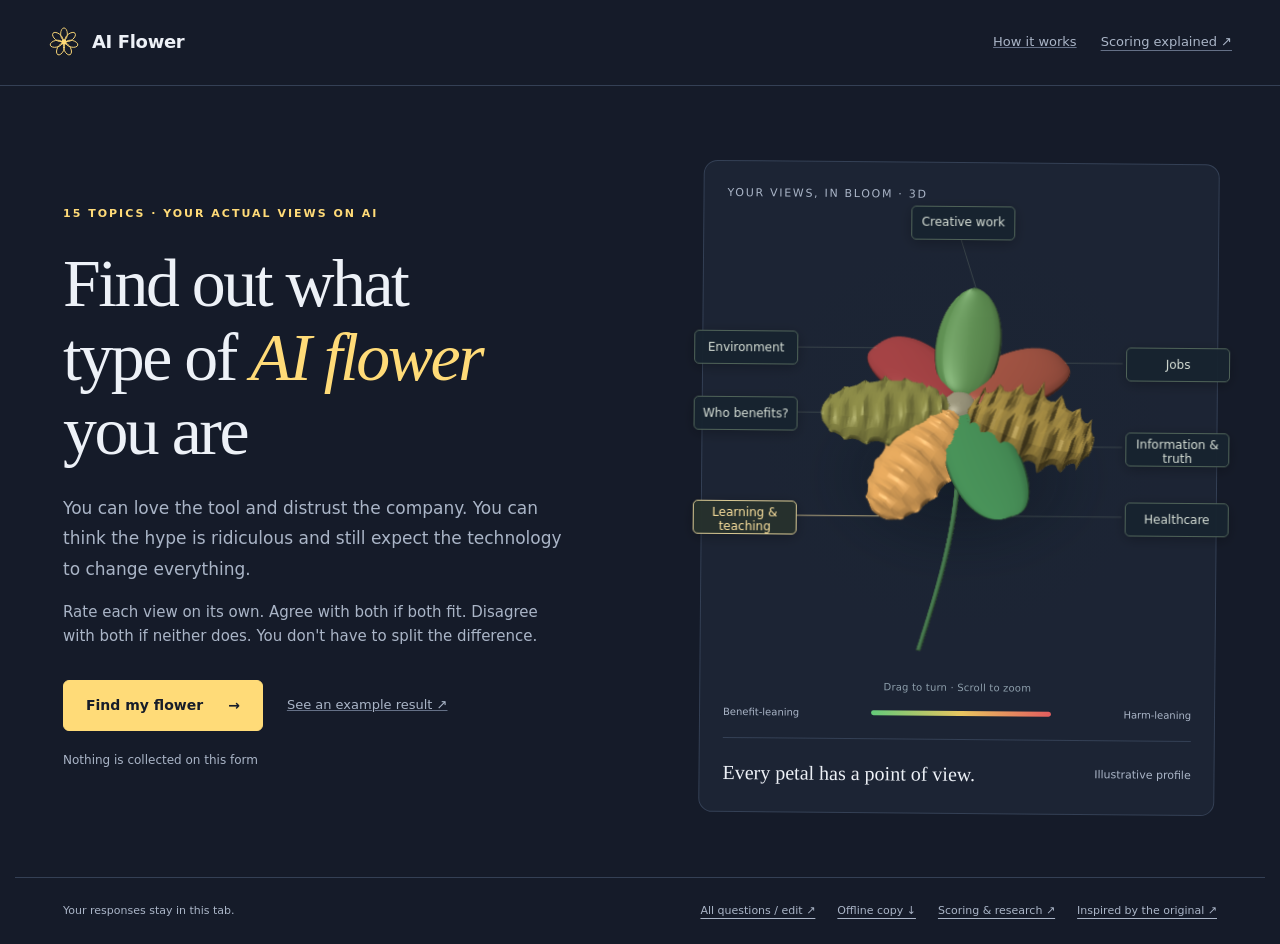
<file: index.html>
<!doctype html>
<html lang="en"><head><meta charset="utf-8"><meta name="viewport" content="width=device-width,initial-scale=1"><meta name="theme-color" content="#151b29"><meta name="description" content="Find out what type of AI flower you are. 15 topics, five-point answers, and a 3D flower shaped by your views."><title>Find out what type of AI flower you are</title><link rel="stylesheet" href="styles.css"><link rel="stylesheet" href="snowflake.css"></head><body><a class="skip-link" href="#main">Skip to content</a><div id="app"></div><noscript><main class="document"><h1>Find out what type of AI flower you are</h1><p>This questionnaire needs JavaScript. You can still read the <a href="questions.html">complete questions</a> and <a href="scoring.html">full scoring</a>.</p></main></noscript><script type="module" src="app.mjs"></script></body></html>
</file>
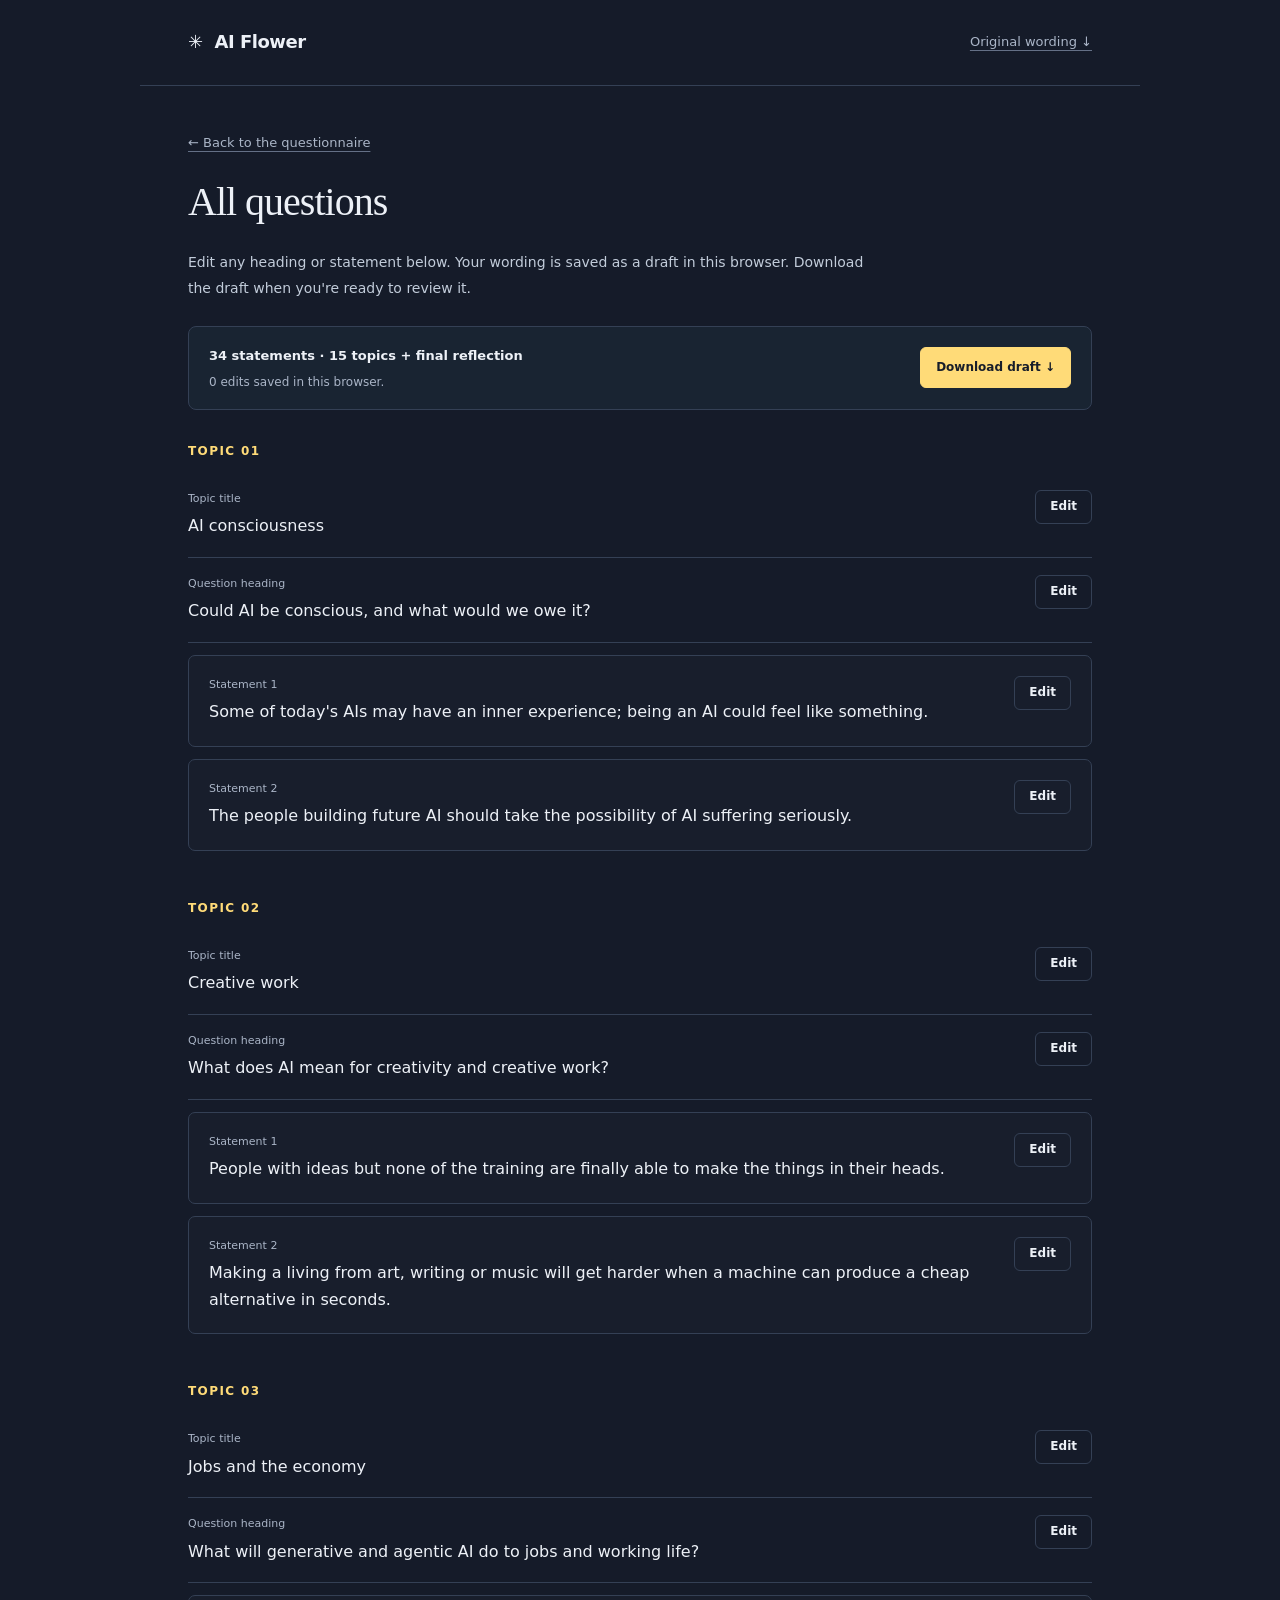
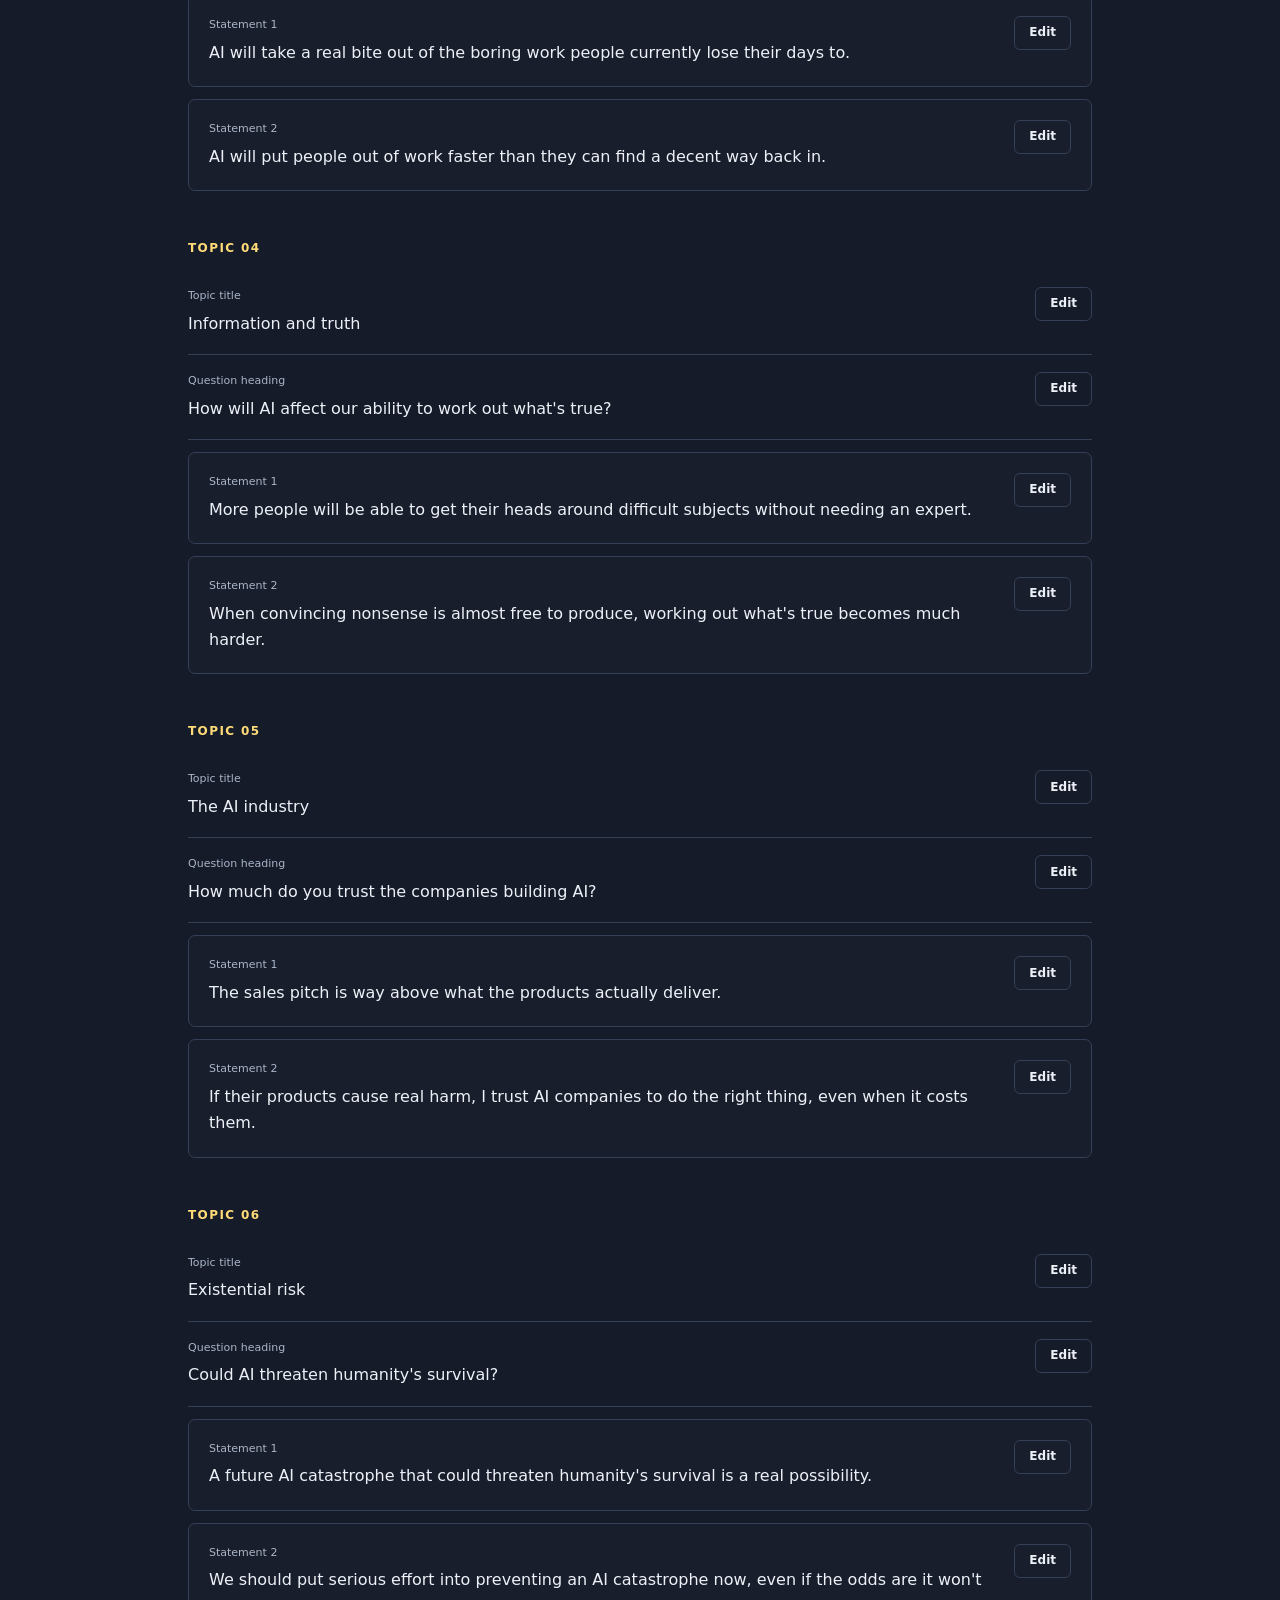
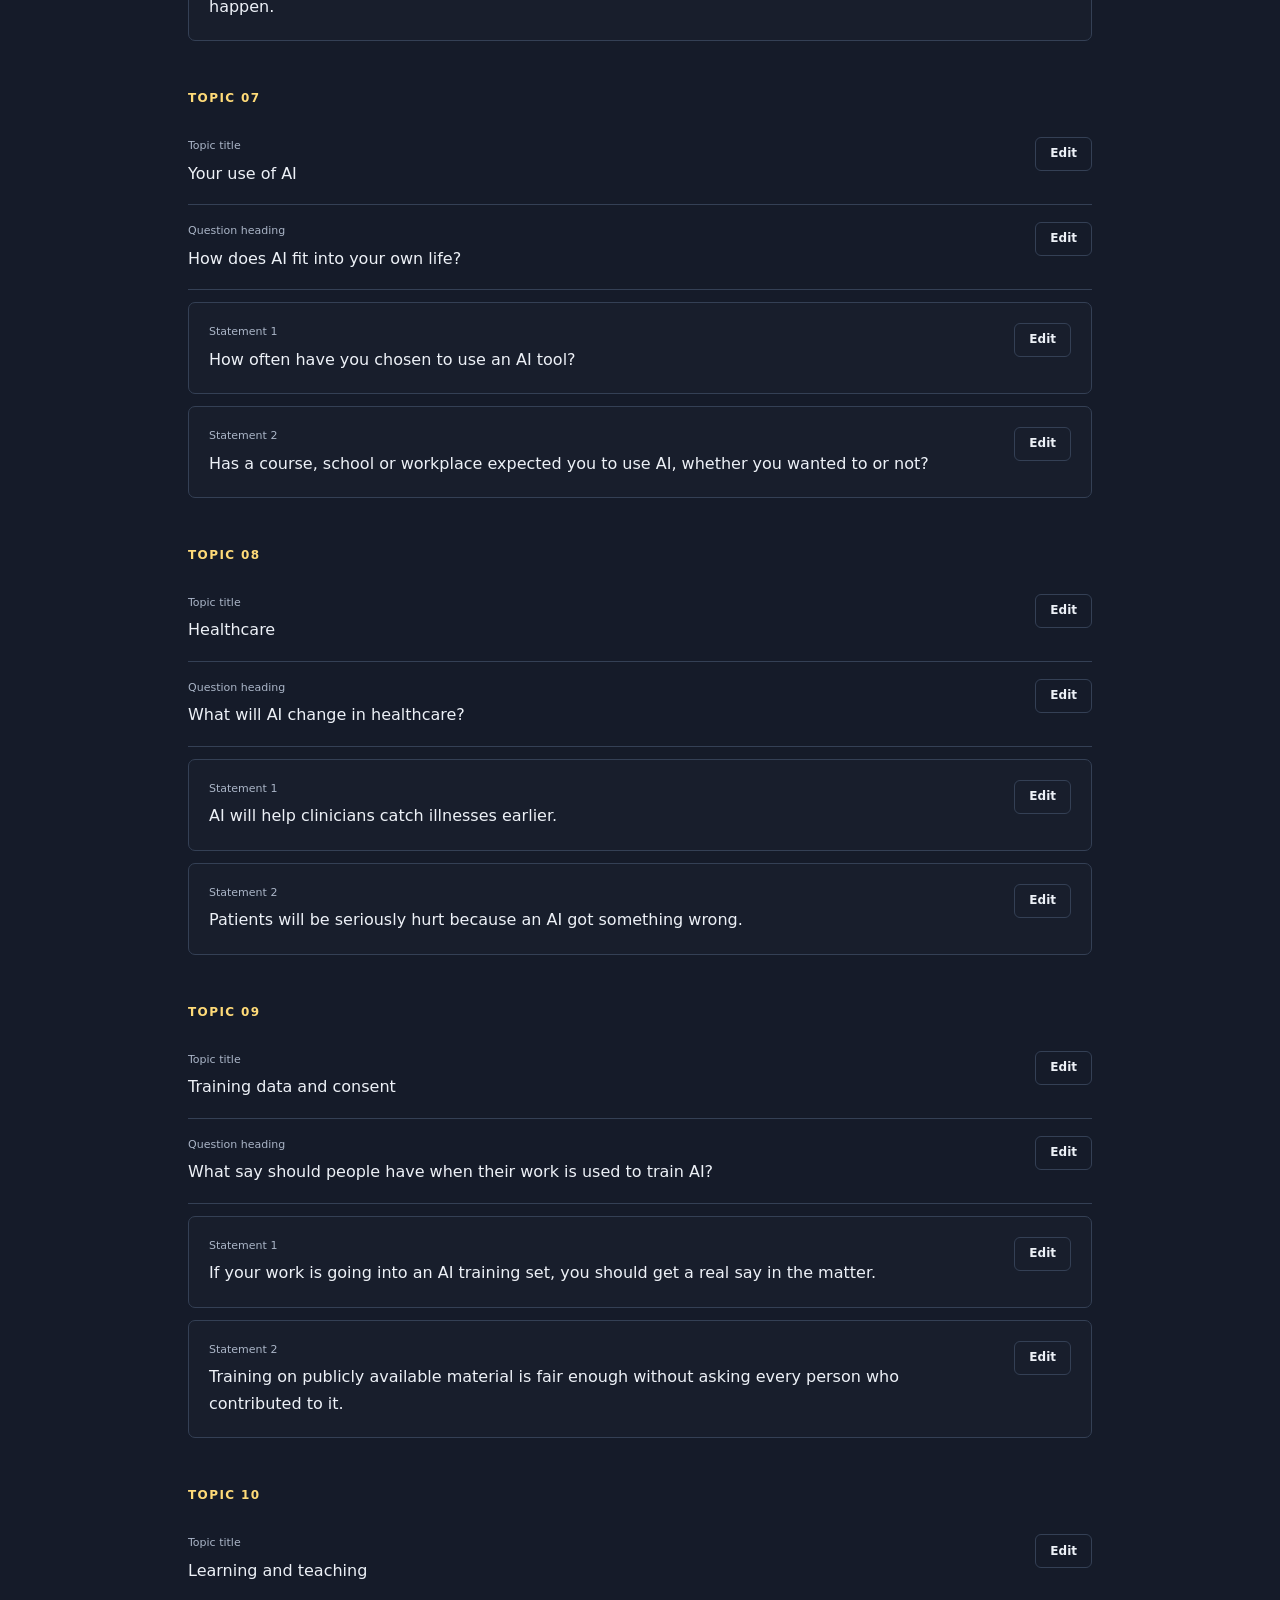
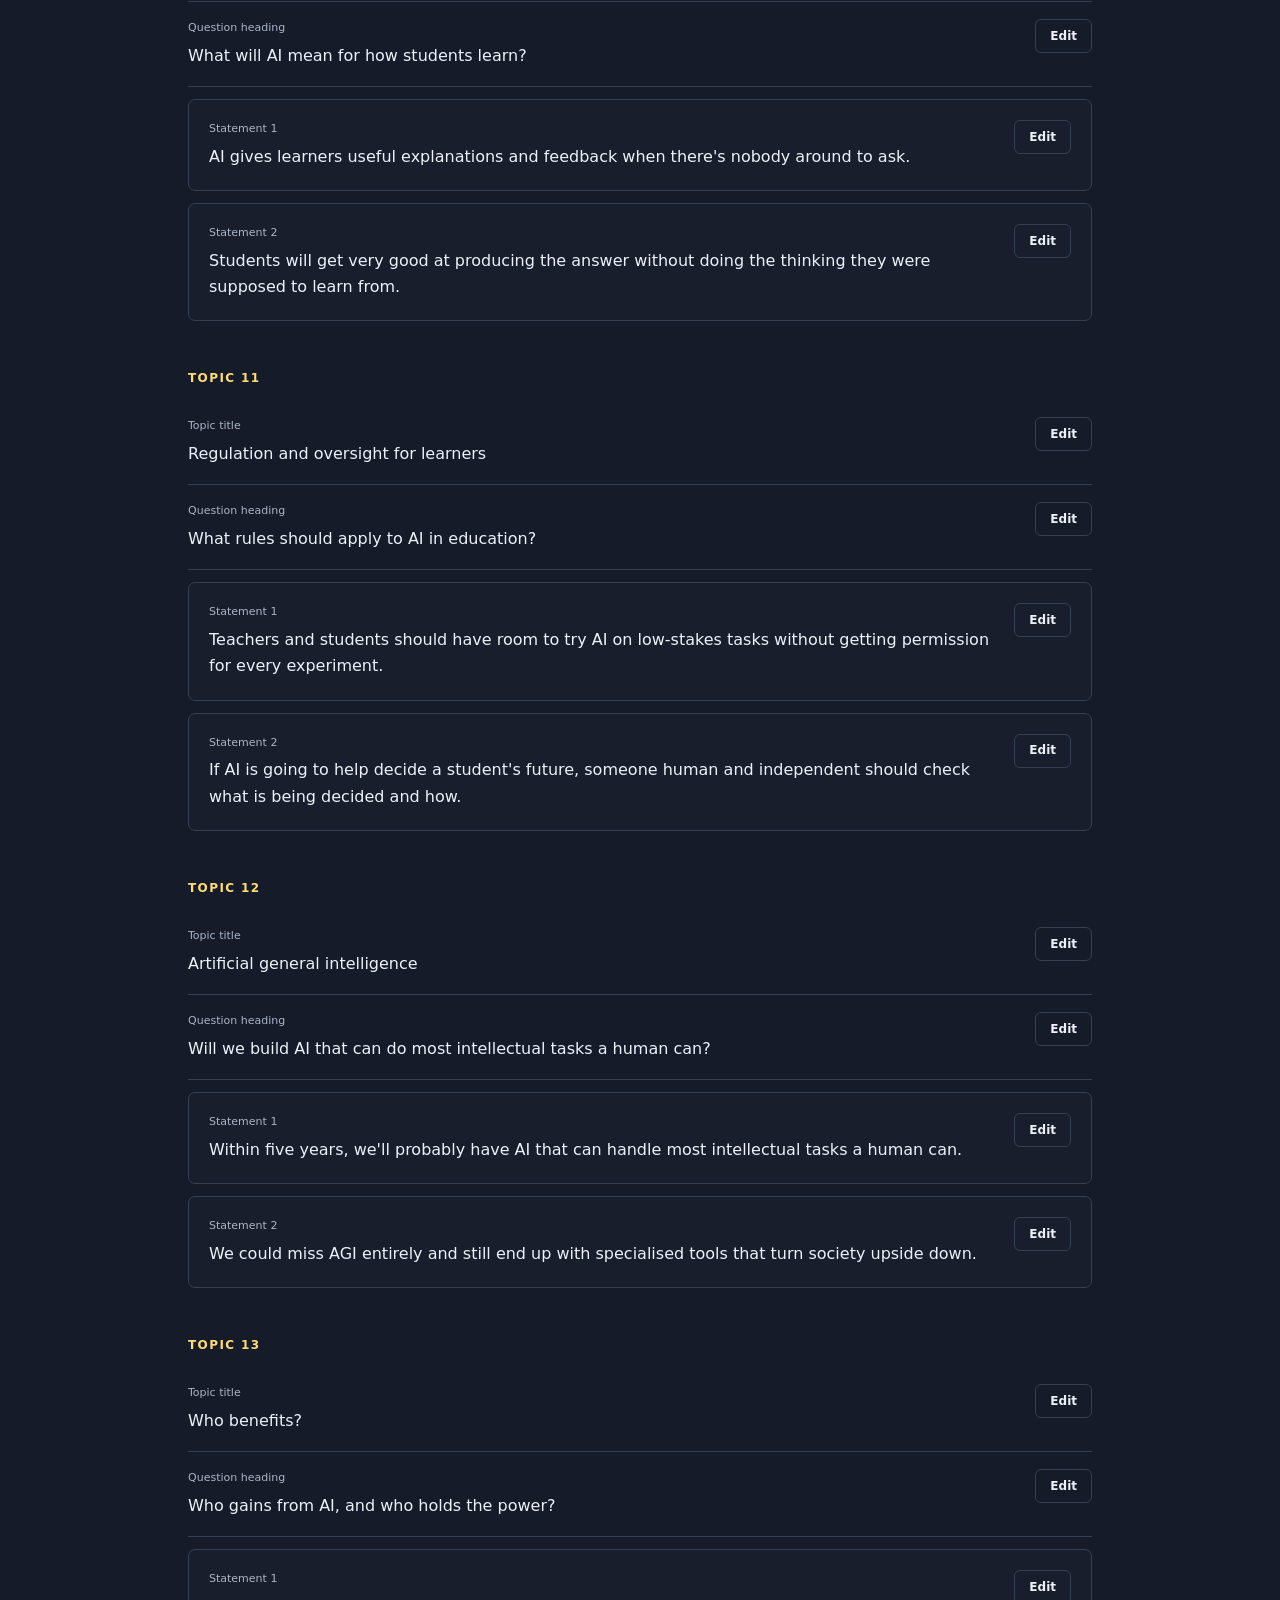
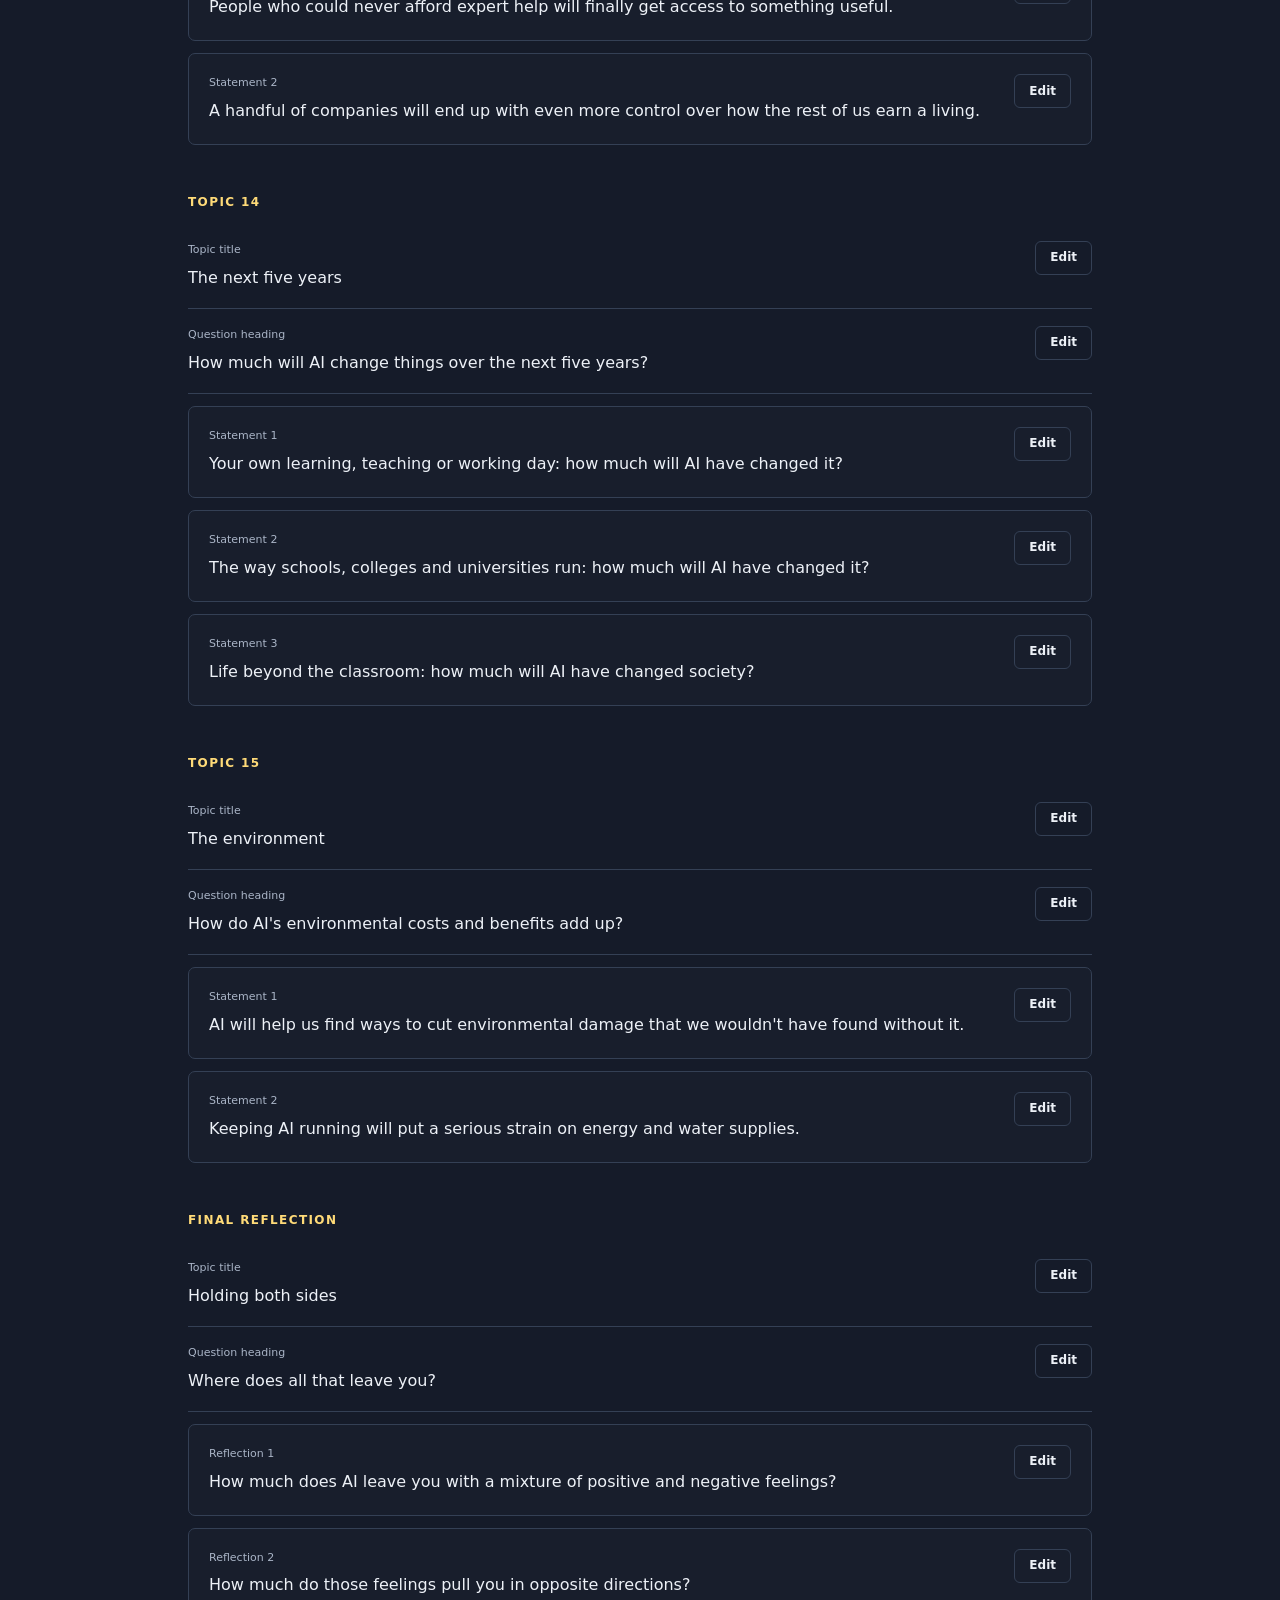
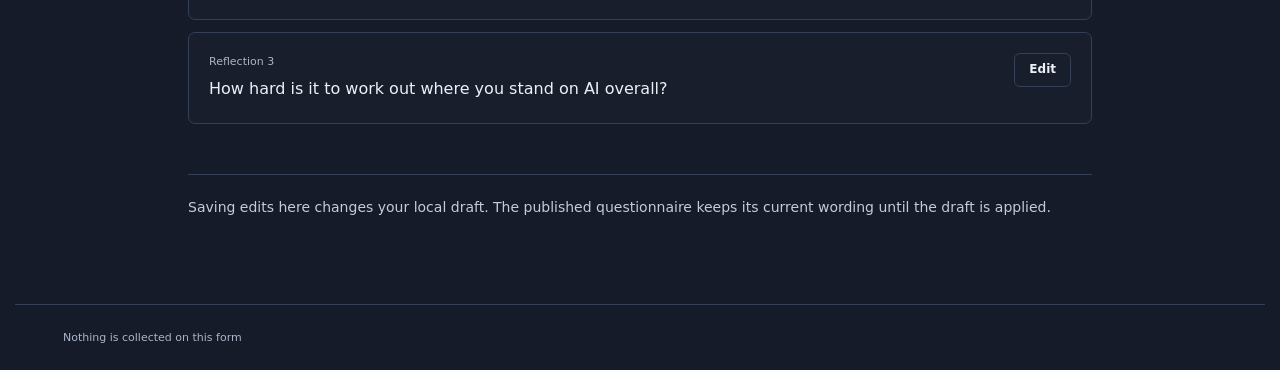
<file: edit-questions.html>
<!doctype html><html lang="en"><head><meta charset="utf-8"><meta name="viewport" content="width=device-width,initial-scale=1"><meta name="theme-color" content="#151b29"><title>The complete questionnaire · AI Flower</title><link rel="stylesheet" href="styles.css"><link rel="stylesheet" href="question-editor.css"></head><body><header class="doc-header"><a class="brand" href="./">✳ <span>AI Flower</span></a><a class="text-link" href="questions.md" download>Original wording ↓</a></header><main class="document question-editor" id="question-editor"><a class="text-link" href="./">← Back to the questionnaire</a><h1 id="find-out-what-type-of-ai-flower-you-are">Find out what type of AI flower you are</h1>
<h2 id="about-the-questions">About the questions</h2>
<p>15 topics. Where do you actually stand on AI?</p>
<p>You can love the tool and distrust the company. You can think the hype is ridiculous and still expect the technology to change everything. You can also think the whole thing is mostly hot air.</p>
<p>Rate each statement separately. Agree with both if both fit. Disagree with both if neither does. You don&#x27;t have to split the difference.</p>
<p>Answer as a student, an educator, or both. Some cards ask about AI today; most look five years ahead. Here, AI includes tools that generate content, analyse information or help make decisions.</p>
<p>“Not sure / skip” is one choice. It leaves that statement unscored. These are views to react to, not facts you&#x27;re expected to accept.</p>
<h2 id="response-formats">Response formats</h2>
<p><strong>Agreement:</strong> Strongly disagree (0) · Disagree (1) · Neither agree nor disagree (2) · Agree (3) · Strongly agree (4). Also: Not sure / skip.</p>
<p><strong>Amount of change:</strong> None (0) · Small (1) · Moderate (2) · Large (3) · Fundamental (4). Also: Not sure / skip.</p>
<p><strong>Reflection:</strong> Not at all (0) · A little (1) · Somewhat (2) · Quite a lot (3) · Very much (4). Also: Not sure / skip.</p>
<p>The item codes below connect each statement to the scoring explanation.</p>
<h2 id="the-15-topics">The 15 topics</h2>
<h3 id="1-ai-consciousness">1. AI consciousness</h3>
<p><strong>Could AI be conscious, and what would we owe it?</strong></p>
<ul>
<li><strong>CON-1:</strong> Some of today&#x27;s AIs may have an inner experience; being an AI could feel like something.</li>
<li><strong>CON-2:</strong> The people building future AI should take the possibility of AI suffering seriously.</li>
</ul>
<h3 id="2-creative-work">2. Creative work</h3>
<p><strong>What does AI mean for creativity and creative work?</strong></p>
<ul>
<li><strong>CRE-B:</strong> People with ideas but none of the training are finally able to make the things in their heads.</li>
<li><strong>CRE-H:</strong> Making a living from art, writing or music will get harder when a machine can produce a cheap alternative in seconds.</li>
</ul>
<h3 id="3-jobs-and-the-economy">3. Jobs and the economy</h3>
<p><strong>What will generative and agentic AI do to jobs and working life?</strong></p>
<ul>
<li><strong>JOB-B:</strong> AI will take a real bite out of the boring work people currently lose their days to.</li>
<li><strong>JOB-H:</strong> AI will put people out of work faster than they can find a decent way back in.</li>
</ul>
<h3 id="4-information-and-truth">4. Information and truth</h3>
<p><strong>How will AI affect our ability to work out what&#x27;s true?</strong></p>
<ul>
<li><strong>INF-B:</strong> More people will be able to get their heads around difficult subjects without needing an expert.</li>
<li><strong>INF-H:</strong> When convincing nonsense is almost free to produce, working out what&#x27;s true becomes much harder.</li>
</ul>
<h3 id="5-the-ai-industry">5. The AI industry</h3>
<p><strong>How much do you trust the companies building AI?</strong></p>
<ul>
<li><strong>IND-1:</strong> The sales pitch is way above what the products actually deliver.</li>
<li><strong>IND-2:</strong> If their products cause real harm, I trust AI companies to do the right thing, even when it costs them.</li>
</ul>
<h3 id="6-existential-risk">6. Existential risk</h3>
<p><strong>Could AI threaten humanity&#x27;s survival?</strong></p>
<ul>
<li><strong>EXI-1:</strong> A future AI catastrophe that could threaten humanity&#x27;s survival is a real possibility.</li>
<li><strong>EXI-2:</strong> We should put serious effort into preventing an AI catastrophe now, even if the odds are it won&#x27;t happen.</li>
</ul>
<h3 id="7-your-use-of-ai">7. Your use of AI</h3>
<p><strong>How does AI fit into your own life?</strong></p>
<ul>
<li><strong>USE-1:</strong> How often have you chosen to use an AI tool? Never · Less than weekly · Weekly · Several days a week · Daily or almost daily · Not sure / skip.</li>
<li><strong>USE-2:</strong> Has a course, school or workplace expected you to use AI, whether you wanted to or not? No · Yes · Not sure / skip.</li>
</ul>
<h3 id="8-healthcare">8. Healthcare</h3>
<p><strong>What will AI change in healthcare?</strong></p>
<ul>
<li><strong>MED-B:</strong> AI will help clinicians catch illnesses earlier.</li>
<li><strong>MED-H:</strong> Patients will be seriously hurt because an AI got something wrong.</li>
</ul>
<h3 id="9-training-data-and-consent">9. Training data and consent</h3>
<p><strong>What say should people have when their work is used to train AI?</strong></p>
<ul>
<li><strong>DAT-1:</strong> If your work is going into an AI training set, you should get a real say in the matter.</li>
<li><strong>DAT-2:</strong> Training on publicly available material is fair enough without asking every person who contributed to it.</li>
</ul>
<h3 id="10-learning-and-teaching">10. Learning and teaching</h3>
<p><strong>What will AI mean for how students learn?</strong></p>
<ul>
<li><strong>EDU-B:</strong> AI gives learners useful explanations and feedback when there&#x27;s nobody around to ask.</li>
<li><strong>EDU-H:</strong> Students will get very good at producing the answer without doing the thinking they were supposed to learn from.</li>
</ul>
<h3 id="11-regulation-and-oversight-for-learners">11. Regulation and oversight for learners</h3>
<p><strong>What rules should apply to AI in education?</strong></p>
<ul>
<li><strong>REG-1:</strong> Teachers and students should have room to try AI on low-stakes tasks without getting permission for every experiment.</li>
<li><strong>REG-2:</strong> If AI is going to help decide a student&#x27;s future, someone human and independent should check what is being decided and how.</li>
</ul>
<h3 id="12-artificial-general-intelligence">12. Artificial general intelligence</h3>
<p><strong>Will we build AI that can do most intellectual tasks a human can?</strong></p>
<ul>
<li><strong>AGI-1:</strong> Within five years, we&#x27;ll probably have AI that can handle most intellectual tasks a human can.</li>
<li><strong>AGI-2:</strong> We could miss AGI entirely and still end up with specialised tools that turn society upside down.</li>
</ul>
<h3 id="13-who-benefits">13. Who benefits?</h3>
<p><strong>Who gains from AI, and who holds the power?</strong></p>
<ul>
<li><strong>DIS-B:</strong> People who could never afford expert help will finally get access to something useful.</li>
<li><strong>DIS-H:</strong> A handful of companies will end up with even more control over how the rest of us earn a living.</li>
</ul>
<h3 id="14-the-next-five-years">14. The next five years</h3>
<p><strong>How much will AI change things over the next five years?</strong></p>
<ul>
<li><strong>CHG-P:</strong> Your own learning, teaching or working day: how much will AI have changed it?</li>
<li><strong>CHG-E:</strong> The way schools, colleges and universities run: how much will AI have changed it?</li>
<li><strong>CHG-S:</strong> Life beyond the classroom: how much will AI have changed society?</li>
</ul>
<h3 id="15-the-environment">15. The environment</h3>
<p><strong>How do AI&#x27;s environmental costs and benefits add up?</strong></p>
<ul>
<li><strong>ENV-B:</strong> AI will help us find ways to cut environmental damage that we wouldn&#x27;t have found without it.</li>
<li><strong>ENV-H:</strong> Keeping AI running will put a serious strain on energy and water supplies.</li>
</ul>
<h2 id="final-reflection-where-does-all-that-leave-you">Final reflection: where does all that leave you?</h2>
<ul>
<li><strong>FEEL-M:</strong> How much does AI leave you with a mixture of positive and negative feelings?</li>
<li><strong>FEEL-C:</strong> How much do those feelings pull you in opposite directions?</li>
<li><strong>FEEL-I:</strong> How hard is it to work out where you stand on AI overall?</li>
</ul></main><footer class="footer">Nothing is collected on this form</footer><script type="module" src="question-editor.mjs"></script></body></html>
</file>
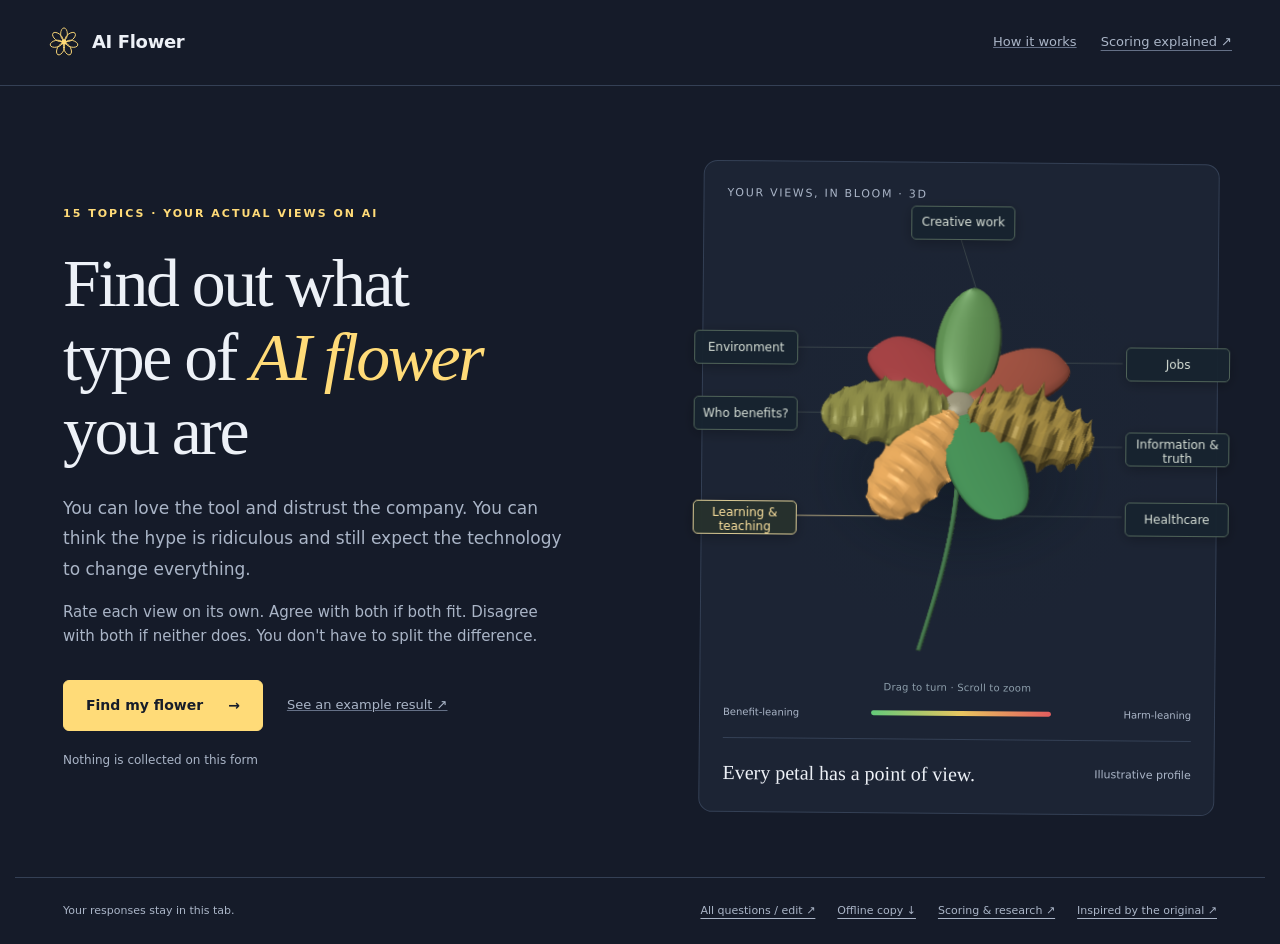
<file: offline.html>
<!doctype html>
<html lang="en"><head><meta charset="utf-8"><meta name="viewport" content="width=device-width,initial-scale=1"><meta name="theme-color" content="#151b29"><meta name="description" content="Find out what type of AI flower you are. 15 topics, five-point answers, and a 3D flower shaped by your views."><title>Find out what type of AI flower you are</title><style>:root{color-scheme:dark;--bg:#151b29;--panel:#1c2434;--panel2:#202b3d;--line:#344055;--muted:#aab5c7;--text:#edf1f7;--yellow:#ffdb78;--teal:#80d6c3;--coral:#f3a794;--serif:Georgia,'Times New Roman',serif;--sans:Inter,ui-sans-serif,system-ui,-apple-system,BlinkMacSystemFont,'Segoe UI',sans-serif}
*{box-sizing:border-box}body{margin:0;background:var(--bg);color:var(--text);font:15px/1.6 var(--sans)}button,input{font:inherit}a{color:inherit;text-underline-offset:4px}button,a,label{-webkit-tap-highlight-color:transparent}button{cursor:pointer}button:disabled{cursor:default;opacity:.35}button:focus-visible,a:focus-visible,input:focus-visible{outline:3px solid var(--yellow);outline-offset:5px}::selection{background:#ffdb7833;color:#fff}h1,h2,h3,p{margin:0}h1,h2,h3{line-height:1.16}button{color:inherit}svg{display:block;max-width:100%}.skip-link{position:fixed;top:-100px;left:20px;background:var(--yellow);color:var(--bg);padding:10px;z-index:20}.skip-link:focus{top:10px}
.site-header,.doc-header{max-width:1360px;margin:auto;display:flex;align-items:center;justify-content:space-between;padding:26px 48px;border-bottom:1px solid var(--line);gap:20px}.brand{display:flex;align-items:center;gap:12px;font-size:18px;font-weight:650;text-decoration:none;letter-spacing:-.5px;white-space:nowrap}.brand svg{width:32px;height:32px;color:var(--yellow)}.header-links{display:flex;align-items:center;gap:24px}.text-link{color:var(--muted);font-size:13px;background:none;border:0;padding:6px 0;text-decoration:underline;text-decoration-color:#647086;cursor:pointer}.text-link:hover{color:var(--yellow)}.eyebrow{font-size:11px;font-weight:650;letter-spacing:2px;text-transform:uppercase;color:var(--yellow)}
.intro{max-width:1250px;margin:auto;padding:76px 48px 64px;display:grid;grid-template-columns:1.1fr 1fr;gap:70px;align-items:center}.intro h1{font-family:var(--serif);font-weight:400;font-size:clamp(44px,5.7vw,76px);letter-spacing:-2.5px;margin:24px 0}.intro h1 em{font-style:italic;color:var(--yellow)}.intro .lead{font-size:17px;color:var(--muted);line-height:1.8;max-width:510px}.intro .lead+p{color:var(--muted);margin-top:16px;max-width:500px}.intro-actions{display:flex;flex-wrap:wrap;align-items:center;gap:24px;margin-top:32px}.button-primary,.button-secondary{display:inline-flex;justify-content:center;align-items:center;gap:25px;padding:13px 22px;border-radius:6px;font-weight:650;font-size:14px;text-decoration:none;min-height:48px}.button-primary{background:var(--yellow);color:#171d2a;border:1px solid var(--yellow)}.button-primary:hover{background:#ffe7a0}.button-secondary{background:transparent;color:var(--text);border:1px solid var(--line)}.button-secondary:hover{background:var(--panel2)}.small-note{font-size:12px;color:var(--muted);margin-top:20px}.intro-art{position:relative;background:var(--panel);border:1px solid var(--line);border-radius:14px;padding:30px;transform:rotate(1deg)}.intro-art>svg{width:100%;height:auto}.intro-art .art-caption{display:flex;justify-content:space-between;align-items:center;border-top:1px solid var(--line);padding-top:18px;margin-top:14px;gap:10px}.art-caption p{font-family:var(--serif);font-size:22px}.art-caption span{font-size:11px;color:var(--muted)}.art-label{font-size:11px;letter-spacing:1.7px;color:var(--muted);text-transform:uppercase;margin-bottom:10px}.intro-strip{max-width:1154px;margin:0 auto 60px;border-top:1px solid var(--line);border-bottom:1px solid var(--line);display:grid;grid-template-columns:repeat(3,1fr);padding:25px 0;gap:35px}.intro-strip strong{font-size:14px;display:block;margin-bottom:7px}.intro-strip p{font-size:13px;color:var(--muted)}.intro-strip span{color:var(--yellow);font-family:var(--serif);font-size:20px;margin-right:9px}
.quiz-layout{max-width:1250px;margin:auto;display:grid;grid-template-columns:245px 1fr;gap:70px;padding:42px 48px 64px}.topic-nav{position:sticky;top:24px;align-self:start}.nav-title{font-size:10px;letter-spacing:2px;color:var(--muted);text-transform:uppercase;margin-bottom:18px}.topic-button{width:100%;display:flex;align-items:center;gap:12px;border:0;border-left:2px solid transparent;background:none;text-align:left;padding:8px 10px;font-size:12px;color:var(--muted);border-radius:0 4px 4px 0;line-height:1.4;min-height:35px}.topic-button .nav-index{font:10px/1 var(--sans);min-width:20px;color:#7d8ca4}.topic-button.active{border-left-color:var(--yellow);background:#ffdb780c;color:var(--yellow)}.topic-button.done .nav-index{color:var(--teal)}.topic-button:hover{background:var(--panel)}.topic-nav .nav-bottom{margin-top:23px;padding-top:15px;border-top:1px solid var(--line)}.mobile-topic{display:none}.quiz-main{max-width:750px;width:100%}.question-topline{display:flex;justify-content:space-between;align-items:center;gap:15px;margin-bottom:17px}.question-count{font-size:12px;color:var(--muted);font-variant-numeric:tabular-nums}.progress-track{height:3px;background:var(--line);border-radius:4px;overflow:hidden}.progress-fill{height:100%;background:var(--yellow);transition:width .15s}.question-heading{padding:27px 0 24px}.question-heading h1{font:400 clamp(27px,3vw,38px)/1.2 var(--serif);letter-spacing:-.7px;margin-bottom:13px}.question-heading p{font-size:13px;color:var(--muted);max-width:650px}.rating-card{background:var(--panel);border:1px solid var(--line);border-radius:9px;padding:23px 24px;margin-bottom:15px}.rating-card legend{padding:0;float:left;width:100%;font-size:17px;line-height:1.55;letter-spacing:-.15px;margin-bottom:23px}.rating-card:after{content:'';display:block;clear:both}fieldset.rating-card{min-width:0}.statement-number{font:10px/1 var(--sans);letter-spacing:1.5px;color:var(--muted);text-transform:uppercase;display:block;margin-bottom:10px}.rating-grid{display:grid;grid-template-columns:repeat(5,1fr);gap:7px;clear:both}.rating-option{position:relative;display:flex;align-items:center;justify-content:center;min-height:66px;border:1px solid #3b4860;border-radius:5px;text-align:center;padding:8px 5px;color:var(--muted);font-size:11px;line-height:1.4;cursor:pointer;background:#151b2940}.rating-option input,.small-choice input{position:absolute;opacity:0;width:1px;height:1px}.rating-option:hover{border-color:var(--yellow);background:#ffdb7809}.rating-option:has(input:checked){border-color:var(--yellow);color:var(--yellow);background:#ffdb7810;box-shadow:0 0 0 1px var(--yellow)}.rating-option:has(input:focus-visible),.small-choice:has(input:focus-visible){outline:3px solid var(--yellow);outline-offset:4px}.rating-option .number{display:block;font-size:13px;font-weight:650;margin-bottom:4px}.rating-grid.two-options{grid-template-columns:repeat(2,1fr)}.rating-grid.two-options .rating-option{font-size:14px;min-height:50px}.choice-utilities{display:flex;align-items:center;gap:16px;clear:both;padding-top:16px;min-height:40px}.small-choice{display:flex;align-items:center;gap:6px;font-size:12px;color:var(--muted);cursor:pointer;position:relative}.small-choice:before{content:'';width:12px;height:12px;border:1px solid #65738c;border-radius:50%}.small-choice:has(input:checked){color:var(--yellow)}.small-choice:has(input:checked):before{background:var(--yellow);border-color:var(--yellow);box-shadow:inset 0 0 0 3px var(--panel)}.clear-answer{margin-left:auto;font-size:11px;color:var(--muted);background:none;border:0;text-decoration:underline;min-height:25px}.quiz-footer{display:flex;justify-content:space-between;align-items:center;gap:15px;margin-top:26px;padding-top:22px;border-top:1px solid var(--line)}.quiz-footnote{font-size:12px;color:var(--muted);margin-top:17px}.inline-both{display:flex;gap:8px;color:var(--teal);font-size:12px;align-items:center;padding:3px 0 7px}.inline-both svg{width:15px;height:15px}.footer{max-width:1250px;padding:24px 48px;margin:auto;display:flex;align-items:center;justify-content:space-between;gap:20px;font-size:11px;color:var(--muted);border-top:1px solid var(--line)}.footer-links{display:flex;gap:22px}.footer a{color:var(--muted)}
.results{max-width:1180px;margin:auto;padding:50px 48px 70px}.result-heading{display:flex;align-items:flex-end;justify-content:space-between;gap:30px;margin:18px 0 32px}.result-heading h1{font:400 clamp(32px,4vw,49px)/1.15 var(--serif);letter-spacing:-1px;max-width:700px}.result-heading p{color:var(--muted);font-size:14px;max-width:640px;margin-top:16px}.coverage{font-size:12px;color:var(--muted);margin-bottom:14px}.result-grid{display:grid;grid-template-columns:1.2fr 1fr;gap:22px;align-items:start}.chart-card,.summary-card,.stretch-card,.reflection-card{border:1px solid var(--line);background:var(--panel);border-radius:10px;padding:26px}.chart-header{display:flex;justify-content:space-between;align-items:center;gap:15px;margin-bottom:15px}.chart-header h2,.summary-card h2,.stretch-card h2,.reflection-card h2{font-size:15px;font-weight:600}.chart-tabs{display:flex;background:var(--bg);padding:3px;border-radius:5px;border:1px solid var(--line)}.chart-tabs button{font-size:11px;padding:5px 10px;background:none;color:var(--muted);border:0;border-radius:3px}.chart-tabs button.active{background:var(--panel2);color:var(--yellow)}.chart-svg{width:100%;height:auto;overflow:visible}.chart-caption{font-size:11px;color:var(--muted);line-height:1.6;margin-top:10px}.score-row{display:flex;justify-content:space-between;gap:20px;align-items:flex-start;margin-top:20px}.score-row .score{font-family:var(--serif);font-size:30px;line-height:1}.score small{font:11px var(--sans);color:var(--muted)}.score-name{font-size:14px}.score-meta{font-size:11px;color:var(--muted);margin-top:3px}.meter{height:5px;background:#354055;border-radius:3px;margin-top:11px;overflow:hidden}.meter span{display:block;height:100%;border-radius:3px}.meter.benefit span{background:var(--teal)}.meter.harm span{background:var(--coral)}.meter.change span{background:var(--yellow)}.score-divider{border-top:1px solid var(--line);margin:24px 0 20px}.change-item{margin-top:13px;display:flex;justify-content:space-between;gap:15px;color:var(--muted);font-size:12px}.change-item strong{color:var(--text);font-weight:500}.stretch-card{margin-top:22px;background:#1a2e32;border-color:#365b5a;position:relative;overflow:hidden}.stretch-card .eyebrow{color:var(--teal)}.stretch-value{font:400 49px/1 var(--serif);letter-spacing:-2px;color:var(--teal);margin:13px 0}.stretch-value small{font:14px var(--sans);letter-spacing:0;color:var(--text)}.stretch-card p{font-size:13px;color:#bdcfce}.topic-chips{display:flex;flex-wrap:wrap;gap:6px;margin-top:16px}.topic-chip{font-size:10px;border:1px solid #47706b;background:#80d6c309;color:#bcecdf;padding:4px 8px;border-radius:4px}.reflection-card{margin-top:22px}.reflection-intro{font-size:13px;color:var(--muted);margin-top:8px}.feeling-row{margin-top:19px;display:flex;justify-content:space-between;gap:20px;align-items:center;font-size:12px}.feeling-row strong{font-weight:500}.dots{display:flex;gap:5px;margin-top:6px}.dot{width:18px;height:4px;border-radius:3px;background:var(--line)}.dot.on{background:var(--yellow)}.feeling-label{font-size:11px;color:var(--muted);text-align:right}.section-title{font:400 30px var(--serif);letter-spacing:-.6px;margin:40px 0 8px}.section-note{color:var(--muted);font-size:13px;margin-bottom:21px}.breakdown{border-top:1px solid var(--line)}.breakdown details{border-bottom:1px solid var(--line)}.breakdown summary{display:flex;list-style:none;justify-content:space-between;gap:20px;padding:17px 0;cursor:pointer;align-items:center}.breakdown summary::-webkit-details-marker{display:none}.breakdown summary:after{content:'+';color:var(--muted);font-size:20px}.breakdown details[open] summary:after{content:'−'}.breakdown-title{display:flex;flex-wrap:wrap;align-items:center;gap:12px;font-size:14px}.pair-status{font-size:10px;font-weight:500;color:var(--muted);padding:3px 7px;border:1px solid var(--line);border-radius:4px}.pair-status.both{color:var(--teal);border-color:#47706b}.answer-line{display:grid;grid-template-columns:1fr 170px;gap:25px;padding:10px 0 14px;color:var(--muted);font-size:13px}.answer-line strong{font-weight:500;color:var(--text);text-align:right;font-size:12px}.result-actions{display:flex;align-items:center;flex-wrap:wrap;gap:14px;margin:32px 0 22px}.result-disclaimer{font-size:12px;color:var(--muted);line-height:1.8}.example-banner{max-width:1180px;margin:24px auto 0;padding:12px 20px;background:#ffdb7810;border:1px solid #6f623d;border-radius:6px;display:flex;justify-content:space-between;gap:20px;font-size:12px;color:var(--yellow)}.partial-message{fill:#aab5c7;font-size:12px;text-anchor:middle}.document{max-width:900px;margin:auto;padding:44px 38px 70px;overflow-wrap:anywhere}.document h1{font:400 40px/1.2 var(--serif);letter-spacing:-1px;margin:24px 0}.document h2{font:400 27px var(--serif);margin:35px 0 17px}.document h3{font-size:19px;margin:26px 0 12px}.document p,.document li{color:#c2ccda;margin-bottom:13px;font-size:14px;line-height:1.85}.document ul,.document ol{padding-left:22px}.document code{font-size:12px;background:#111723;padding:3px 5px}.document pre{padding:18px;background:#111723;overflow:auto;border-radius:5px;line-height:1.8}.document pre code{padding:0;white-space:pre}.document blockquote{border-left:3px solid var(--yellow);padding:15px 22px;margin:20px 0;background:var(--panel);font-family:var(--serif);font-size:20px;line-height:1.6}.table-scroll{overflow:auto;margin:20px 0}.document table{width:100%;border-collapse:collapse;font-size:12px}.document td,.document th{text-align:left;border:1px solid var(--line);padding:12px;min-width:160px;vertical-align:top}.document th{background:var(--panel2);color:var(--yellow)}.document td{color:#c2ccda}.doc-header{max-width:1000px}.method-dialog{border:1px solid var(--line);border-radius:12px;background:var(--panel);color:var(--text);padding:32px;max-width:650px;width:calc(100% - 32px);max-height:85vh}.method-dialog::backdrop{background:#060c16c9;backdrop-filter:blur(5px)}.dialog-head{display:flex;justify-content:space-between;gap:20px;align-items:center}.dialog-head h2{font:400 30px var(--serif)}.dialog-close{font-size:25px;line-height:1;background:none;border:0;color:var(--muted);padding:5px}.method-dialog p,.method-dialog li{font-size:13px;color:var(--muted);line-height:1.8}.method-dialog p{margin-top:17px}.method-dialog ol{padding-left:20px}.method-dialog li{margin:12px 0}.method-dialog a{color:var(--yellow)}.method-dialog .button-primary{color:var(--bg);margin-top:18px}.method-dialog h3{font-size:15px;margin-top:24px}.visually-hidden{position:absolute!important;width:1px;height:1px;overflow:hidden;clip:rect(0,0,0,0);white-space:nowrap}.chart-key{display:flex;gap:18px;font-size:11px;color:var(--muted);margin-top:12px}.chart-key i{display:inline-block;width:7px;height:7px;margin-right:5px;border-radius:50%}
@media(min-width:1400px){.intro{padding-top:95px;padding-bottom:80px}}
@media(max-width:1000px){.site-header{padding:22px 28px}.intro{padding:50px 28px;gap:30px}.intro-strip{margin:0 28px 40px;gap:20px}.quiz-layout{gap:30px;padding:32px 28px;grid-template-columns:190px 1fr}.rating-card{padding:20px}.results{padding:36px 28px}.result-grid{gap:16px}.chart-card,.summary-card,.stretch-card,.reflection-card{padding:20px}.footer{padding:24px 28px}.intro h1{font-size:55px}.intro-art{padding:20px}.header-links{gap:16px}}
@media(max-width:760px){.site-header{padding:17px 20px}.brand{font-size:16px;gap:9px}.brand svg{width:27px;height:27px}.header-links{gap:13px}.header-links .text-link{font-size:11px}.intro{display:flex;flex-direction:column;padding:40px 22px;gap:38px;align-items:stretch}.intro h1{font-size:53px;letter-spacing:-1.8px;margin:20px 0}.intro .lead{font-size:16px}.intro-art{max-width:430px;align-self:center;transform:none}.intro-strip{margin:0 22px 35px;grid-template-columns:1fr;gap:22px;padding:25px 0}.intro-strip p{padding-left:27px}.quiz-layout{display:block;padding:24px 20px 40px}.topic-nav{display:none}.mobile-topic{display:block;margin-bottom:24px}.mobile-topic select{background:var(--panel);color:var(--text);border:1px solid var(--line);padding:11px 12px;border-radius:5px;width:100%;font-size:13px}.question-heading{padding-top:22px}.question-heading h1{font-size:31px}.rating-card{padding:20px 15px;margin-bottom:14px}.rating-card legend{font-size:16px;margin-bottom:19px}.rating-grid{gap:5px}.rating-option{font-size:10px;min-height:68px;padding:7px 3px}.rating-option .number{font-size:12px}.choice-utilities{gap:18px}.quiz-footer .button-primary{padding:12px 17px;gap:15px}.footer{padding:22px 20px;display:block;line-height:1.8}.footer-links{margin-top:12px;gap:20px;flex-wrap:wrap}.results{padding:30px 20px 45px}.result-heading{display:block;margin-top:13px}.result-heading h1{font-size:37px}.result-heading p{font-size:13px}.result-grid{grid-template-columns:1fr}.result-heading .button-secondary{margin-top:20px;min-height:40px;font-size:12px}.stretch-card{margin-top:16px}.reflection-card{margin-top:16px}.answer-line{grid-template-columns:1fr;gap:8px}.answer-line strong{text-align:left;color:var(--yellow)}.example-banner{margin:20px 20px 0;padding:12px 15px}.section-title{font-size:28px}.breakdown-title{font-size:13px;gap:8px}.pair-status{font-size:9px}.document{padding:28px 22px 50px}.doc-header{padding:18px 22px}.document h1{font-size:32px}.document h2{font-size:25px}.method-dialog{padding:23px}.dialog-head h2{font-size:27px}.art-caption p{font-size:20px}.intro-actions{gap:20px}}
@media(prefers-reduced-motion:reduce){*{scroll-behavior:auto!important;transition:none!important}}
@media print{body{background:white;color:#111;--text:#111;--muted:#444;--panel:white;--line:#bbb}.site-header,.footer,.result-actions,.header-links,.result-heading .button-secondary,.chart-tabs,.example-banner{display:none}.results{padding:0}.result-grid{grid-template-columns:1fr 1fr}.chart-card,.summary-card,.stretch-card,.reflection-card{break-inside:avoid;background:white}.score-name,.change-item strong,.answer-line strong{color:#111}.breakdown details{break-inside:avoid}.result-heading h1{font-size:30px}}

/* Issue-level atlas: the data traces and the decorative conflict edge are independent. */
.result-grid{grid-template-columns:minmax(0,1.45fr) minmax(0,1fr)}
.atlas-card{padding:24px;background:radial-gradient(ellipse at 45% 32%,#263b4538,transparent 65%),var(--panel);min-width:0}
.issue-map-svg,.depth-map-svg{font-family:var(--sans);overflow:visible}
.issue-map-key,.intro-art-key{display:flex;justify-content:center;align-items:center;gap:23px;font-size:11px;color:var(--muted);margin:15px 0 0}
.issue-map-key span,.intro-art-key span,.issue-answer>span{display:flex;align-items:center;gap:7px}
.benefit-key,.harm-key{display:inline-block;width:16px;height:6px;flex-shrink:0}
.benefit-key{border-top:2px solid var(--teal)}
.harm-key{border-top:2px dashed var(--coral)}
.intro-art-atlas{transform:rotate(.5deg);padding:24px;box-shadow:0 20px 80px #03091622}
.intro-art-atlas .issue-map-svg{margin:-12px 0 -22px}
.intro-art-key{margin:0 0 20px;gap:17px;font-size:10px}
.intro-art-atlas .art-caption{padding-top:17px}
.outline-key{display:flex;align-items:flex-start;gap:13px;padding:17px 0 18px;margin-top:20px;border-top:1px solid var(--line);border-bottom:1px solid var(--line)}
.outline-key strong{font-size:12px;font-weight:550;color:#e2d2bb}
.outline-key p{color:var(--muted);font-size:11px;line-height:1.7;margin:4px 0 0;max-width:460px}
.outline-icon{display:block;width:23px;height:23px;flex-shrink:0;margin-top:4px}
.outline-icon.smooth{border:1px solid #dfccaa;border-radius:50%}
.outline-icon.unknown{border:1px dashed #8090a8;border-radius:50%;opacity:.6}
.outline-icon.rough{background:#dfccaa;clip-path:polygon(50% 0%,57% 19%,69% 4%,70% 25%,89% 16%,82% 36%,100% 42%,81% 51%,97% 66%,76% 65%,81% 86%,63% 76%,56% 100%,47% 80%,31% 97%,32% 75%,11% 83%,20% 62%,0% 54%,20% 45%,4% 30%,25% 31%,20% 10%,40% 23%)}
.outline-demo{display:flex;justify-content:space-between;align-items:center;gap:12px;border-bottom:1px solid var(--line);padding:13px 0;color:var(--muted);font-size:11px}
.outline-demo>div{display:flex;gap:5px}
.outline-demo button{border:1px solid var(--line);border-radius:4px;color:var(--muted);background:var(--bg);padding:6px 10px;font-size:11px;min-height:33px}
.outline-demo button[aria-pressed=true]{border-color:var(--yellow);color:var(--yellow);background:#ffdb7808}
.issue-picker{display:grid;grid-template-columns:repeat(3,minmax(0,1fr));gap:7px;padding:19px 0 16px}
.issue-picker button{border:1px solid var(--line);border-radius:5px;display:flex;align-items:center;gap:8px;min-height:41px;padding:9px 10px;background:#151b2938;color:var(--muted);text-align:left;font-size:11px;line-height:1.35;transition:border-color .15s,background .15s}
.issue-picker button>span{font-size:9px;font-variant-numeric:tabular-nums;letter-spacing:.5px;color:#788ba3}
.issue-picker button:hover{border-color:#9aa99f;background:#ffdb7805}
.issue-picker button[aria-pressed=true]{color:var(--yellow);border-color:#a99868;background:#ffdb7808}
.issue-picker button[aria-pressed=true]>span{color:var(--yellow)}
.issue-readout{border:1px solid var(--line);border-radius:6px;padding:13px 15px;background:#151b2940}
.issue-readout-title{display:flex;align-items:center;justify-content:space-between;gap:15px;margin-bottom:9px}
.issue-readout-title h3{font-size:13px;font-weight:550;color:var(--text)}
.issue-readout-title .text-link{font-size:11px;padding:2px 0}
.issue-answer{font-size:11px;color:var(--muted);display:flex;align-items:center;justify-content:space-between;gap:14px;padding:5px 0}
.issue-answer strong{color:var(--text);font-size:11px;font-weight:500;text-align:right}
.atlas-card .chart-caption{margin-top:0}
@media(max-width:1000px){.atlas-card{padding:18px}.result-grid{grid-template-columns:minmax(0,1.25fr) minmax(0,1fr)}.issue-picker{grid-template-columns:repeat(2,minmax(0,1fr))}.outline-demo{align-items:flex-start}}
@media(max-width:760px){.result-grid{grid-template-columns:minmax(0,1fr)}.atlas-card{padding:19px 17px}.issue-map-svg{width:calc(100% + 22px);max-width:none;margin:0 -11px}.issue-map-key{font-size:11px;gap:21px;margin-top:12px}.issue-map-svg .issue-label{font-size:19px}.issue-map-svg .issue-index{font-size:12px}.issue-picker{grid-template-columns:repeat(2,minmax(0,1fr));gap:7px}.issue-picker button{font-size:12px;min-height:43px}.intro-art-atlas{transform:none;padding:20px}.intro-art-atlas .issue-map-svg{width:100%;max-width:100%;margin:0 0 -20px}.intro-art-atlas .issue-map-svg .issue-label{font-size:17px}.intro-art-atlas .art-caption p{font-size:20px}.chart-tabs button{padding:6px 8px;font-size:10px}.outline-key p{font-size:11px}.outline-demo{align-items:center}.issue-answer{gap:10px}.issue-answer strong{max-width:46%}}
@media print{.result-grid{grid-template-columns:1fr 1fr}.issue-picker,.outline-demo{display:none}.atlas-card{background:white}.chart-svg text{fill:#333}.chart-svg .conflict-edge{stroke:#444}.score{color:#111!important}.outline-key p,.outline-key strong,.issue-answer strong{color:#333}}

:root{--teal:#79d18b;--coral:#e47778}
.snowflake-card{background:radial-gradient(ellipse at 45% 35%,#293d3430,transparent 65%),var(--panel);padding:24px;min-width:0}
.snowflake-stage{position:relative;aspect-ratio:1.14;min-height:300px;max-height:560px;isolation:isolate;border-radius:9px;overflow:visible;background:radial-gradient(ellipse at 50% 50%,#182b3029,transparent 65%)}
.snowflake-stage:before{content:'';position:absolute;z-index:-1;left:18%;right:18%;top:37%;bottom:19%;border-radius:50%;background:radial-gradient(ellipse,#040c1566,transparent 68%);filter:blur(16px)}
.snowflake-stage canvas{display:block;width:100%;height:100%;position:absolute;inset:0;cursor:grab;touch-action:none}
.snowflake-stage canvas:active{cursor:grabbing}
.snowflake-tip-labels{position:absolute;inset:0;pointer-events:none}
.petal-leaders{position:absolute;inset:0;width:100%;height:100%;pointer-events:none}
.petal-leaders path{fill:none;stroke:#91a18a;stroke-width:.65;opacity:.38}
.petal-leaders path.active{stroke:#f2db9d;stroke-width:1;opacity:.7}
.petal-label{position:absolute;transform:translate(-50%,-50%);border:1px solid #4f6358;background:#17232ff2;box-shadow:0 3px 14px #0004;border-radius:5px;display:grid;place-items:center;font-size:12px;line-height:1.2;padding:4px 6px;letter-spacing:0;color:#d8e0d7;text-align:center;pointer-events:auto;visibility:hidden;cursor:pointer;overflow-wrap:normal}
.petal-label.placed{visibility:visible}
.petal-label.active{border-color:#d9c993;color:#ffe4a0;background:#26302cf5}
.petal-label:hover{background:#34443af5;border-color:#9cb89d}
.petal-label:focus-visible{outline:2px solid var(--yellow);outline-offset:3px}
.stage-hint{position:absolute;top:calc(100% + 20px);bottom:auto;left:50%;transform:translateX(-50%);white-space:nowrap;pointer-events:none;font-size:10px;letter-spacing:.2px;color:#8d9eab}
.snowflake-label{font-size:8px;letter-spacing:1.6px;color:var(--muted)}
.snowflake-ramp{display:flex;align-items:center;gap:10px;margin:46px 0 17px;font-size:10px;color:var(--muted)}
.snowflake-ramp>i{height:5px;flex:1;min-width:40px;max-width:180px;margin:auto;border-radius:5px;background:linear-gradient(90deg,#64ca7a,#e8c55f,#e35c5e)}
.snowflake-tools{display:flex;align-items:center;flex-wrap:wrap;gap:18px;padding:17px 0;border-top:1px solid var(--line);margin-top:18px}
.snowflake-tools .button-secondary{padding:7px 13px;min-height:34px;font-size:11px;gap:0}
.snowflake-tools .text-link{font-size:11px}
.relief-control{display:flex;align-items:center;gap:12px;width:100%;font-size:11px;color:var(--muted)}
.relief-control input{accent-color:#e8c55f;flex:1;min-width:70px}
.relief-control output{font-size:10px;min-width:28px;font-variant-numeric:tabular-nums}
.issue-picker button i{display:block;height:7px;width:7px;flex-shrink:0;border-radius:50%;box-shadow:0 0 8px #ffffff08}
.snowflake-intro{padding:23px;transform:rotate(.5deg)}
.snowflake-intro .snowflake-stage{min-height:280px;aspect-ratio:1.05}
.snowflake-intro .stage-hint{bottom:auto;top:calc(100% + 20px)}
.snowflake-intro .art-caption p{font-size:22px}
.renderer-error{position:absolute;inset:30% 10%;font-size:13px;color:var(--muted);text-align:center;pointer-events:none}
.header-links .compare-link{color:#b8cdbf}
.flower-card-dialog{width:min(680px,calc(100vw - 32px));max-height:90dvh;border:1px solid #506154;border-radius:12px;padding:24px;background:#151b29;color:#e5eada;overflow:auto;box-shadow:0 24px 100px #0008}
.flower-card-dialog::backdrop{background:#070d16c9;backdrop-filter:blur(6px)}
.flower-card-dialog h2{font-family:Georgia,serif;font-size:28px;font-weight:400;margin:0}
.flower-card-dialog .card-status{font-size:13px;color:var(--muted);margin:12px 0 18px}
#flower-card-preview{display:block;width:100%;max-width:430px;height:auto;margin:0 auto;border:1px solid #3f4d44;border-radius:6px}
#flower-card-preview[hidden],.card-downloads[hidden]{display:none}
.card-downloads{display:flex;justify-content:center;flex-wrap:wrap;gap:12px;margin:20px 0 10px}
.flower-card-dialog .small-note{font-size:11px;line-height:1.6;margin-bottom:0}
@media(max-width:1000px){.header-links{gap:13px}.snowflake-card{padding:18px}}
@media(max-width:760px){.header-links .compare-link{display:none}.snowflake-card{padding:17px}.snowflake-stage{aspect-ratio:1;min-height:280px}.snowflake-intro{transform:none;max-width:440px;width:100%;padding:20px}.snowflake-intro .snowflake-stage{min-height:280px}.snowflake-intro .art-caption p{font-size:19px}.snowflake-tip-labels span{min-width:21px;height:21px;font-size:9px}.snowflake-tools{gap:15px}.snowflake-ramp{font-size:9px;gap:8px}.issue-picker button{gap:6px}}
@media print{.snowflake-tools,.snowflake-tip-labels,.stage-hint{display:none}.snowflake-card{background:white}.snowflake-ramp{color:#333}}
.intro h1{font-size:clamp(43px,5.3vw,70px);line-height:1.09}
.brand>span{letter-spacing:-.35px}
.snowflake-intro .art-caption p{font-size:20px}
@media(max-width:760px){.petal-label{font-size:11px;padding:4px 5px;line-height:1.18}.intro h1{font-size:47px}.snowflake-intro .art-caption p{font-size:18px}}
@media(max-width:360px){.intro h1{font-size:40px}.petal-label{font-size:11px}}
</style></head><body><a class="skip-link" href="#main">Skip to content</a><div id="app"></div><noscript><main class="document"><h1>Find out what type of AI flower you are</h1><p>This questionnaire needs JavaScript. You can still read the <a href="questions.html">complete questions</a> and <a href="scoring.html">full scoring</a>.</p></main></noscript><script>const __modules={};
__modules["scoring"]=(()=>{
const PAIRS = ['CRE','JOB','INF','MED','EDU','DIS','ENV'];
const known = value => Number.isInteger(value) && value >= 0 && value <= 4;
const mean = values => values.reduce((sum,value)=>sum+value,0)/values.length;
const summary = values => ({count:values.length,score:values.length>=4?Math.round(25*mean(values)):null});
function calculate(answers) {
  const benefits=PAIRS.map(p=>answers[p+'-B']).filter(known);
  const harms=PAIRS.map(p=>answers[p+'-H']).filter(known);
  const pairs=PAIRS.map(id=>{
    const b=answers[id+'-B'],h=answers[id+'-H'];
    if(!known(b)||!known(h)) return {id,kind:'incomplete',benefit:b,harm:h};
    return {id,kind:b>=3?(h>=3?'both':'benefit'):(h>=3?'harm':'neither'),benefit:b,harm:h};
  });
  const complete=pairs.filter(p=>p.kind!=='incomplete');
  const both=complete.filter(p=>p.kind==='both');
  const changes=['CHG-P','CHG-E','CHG-S'].map(id=>({id,value:answers[id],score:known(answers[id])?25*answers[id]:null}));
  return {
    benefits:summary(benefits), harms:summary(harms), pairs,
    stretch:{complete:complete.length,both:both.length,score:complete.length>=4?Math.round(100*both.length/complete.length):null},
    changes, changeScore:changes.every(c=>known(c.value))?Math.round(25*mean(changes.map(c=>c.value))):null,
    feelings:['FEEL-M','FEEL-C','FEEL-I'].map(id=>({id,value:answers[id]})),
    unsure:Object.values(answers).filter(v=>v==='unsure').length,
    skipped:Object.values(answers).filter(v=>v==='skip').length
  };
}

return {PAIRS,known,calculate};})();
__modules.data=[
  {
    "id": 1,
    "title": "AI consciousness",
    "prompt": "Could AI be conscious, and what would we owe it?",
    "intro": "",
    "items": [
      {
        "id": "CON-1",
        "text": "Some of today's AIs may have an inner experience; being an AI could feel like something.",
        "kind": "agreement"
      },
      {
        "id": "CON-2",
        "text": "The people building future AI should take the possibility of AI suffering seriously.",
        "kind": "agreement"
      }
    ]
  },
  {
    "id": 2,
    "title": "Creative work",
    "prompt": "What does AI mean for creativity and creative work?",
    "intro": "",
    "items": [
      {
        "id": "CRE-B",
        "text": "People with ideas but none of the training are finally able to make the things in their heads.",
        "kind": "agreement"
      },
      {
        "id": "CRE-H",
        "text": "Making a living from art, writing or music will get harder when a machine can produce a cheap alternative in seconds.",
        "kind": "agreement"
      }
    ]
  },
  {
    "id": 3,
    "title": "Jobs and the economy",
    "prompt": "What will generative and agentic AI do to jobs and working life?",
    "intro": "",
    "items": [
      {
        "id": "JOB-B",
        "text": "AI will take a real bite out of the boring work people currently lose their days to.",
        "kind": "agreement"
      },
      {
        "id": "JOB-H",
        "text": "AI will put people out of work faster than they can find a decent way back in.",
        "kind": "agreement"
      }
    ]
  },
  {
    "id": 4,
    "title": "Information and truth",
    "prompt": "How will AI affect our ability to work out what's true?",
    "intro": "",
    "items": [
      {
        "id": "INF-B",
        "text": "More people will be able to get their heads around difficult subjects without needing an expert.",
        "kind": "agreement"
      },
      {
        "id": "INF-H",
        "text": "When convincing nonsense is almost free to produce, working out what's true becomes much harder.",
        "kind": "agreement"
      }
    ]
  },
  {
    "id": 5,
    "title": "The AI industry",
    "prompt": "How much do you trust the companies building AI?",
    "intro": "",
    "items": [
      {
        "id": "IND-1",
        "text": "The sales pitch is way above what the products actually deliver.",
        "kind": "agreement"
      },
      {
        "id": "IND-2",
        "text": "If their products cause real harm, I trust AI companies to do the right thing, even when it costs them.",
        "kind": "agreement"
      }
    ]
  },
  {
    "id": 6,
    "title": "Existential risk",
    "prompt": "Could AI threaten humanity's survival?",
    "intro": "",
    "items": [
      {
        "id": "EXI-1",
        "text": "A future AI catastrophe that could threaten humanity's survival is a real possibility.",
        "kind": "agreement"
      },
      {
        "id": "EXI-2",
        "text": "We should put serious effort into preventing an AI catastrophe now, even if the odds are it won't happen.",
        "kind": "agreement"
      }
    ]
  },
  {
    "id": 7,
    "title": "Your use of AI",
    "prompt": "How does AI fit into your own life?",
    "intro": "",
    "items": [
      {
        "id": "USE-1",
        "text": "How often have you chosen to use an AI tool?",
        "kind": "frequency"
      },
      {
        "id": "USE-2",
        "text": "Has a course, school or workplace expected you to use AI, whether you wanted to or not?",
        "kind": "yesno"
      }
    ]
  },
  {
    "id": 8,
    "title": "Healthcare",
    "prompt": "What will AI change in healthcare?",
    "intro": "",
    "items": [
      {
        "id": "MED-B",
        "text": "AI will help clinicians catch illnesses earlier.",
        "kind": "agreement"
      },
      {
        "id": "MED-H",
        "text": "Patients will be seriously hurt because an AI got something wrong.",
        "kind": "agreement"
      }
    ]
  },
  {
    "id": 9,
    "title": "Training data and consent",
    "prompt": "What say should people have when their work is used to train AI?",
    "intro": "",
    "items": [
      {
        "id": "DAT-1",
        "text": "If your work is going into an AI training set, you should get a real say in the matter.",
        "kind": "agreement"
      },
      {
        "id": "DAT-2",
        "text": "Training on publicly available material is fair enough without asking every person who contributed to it.",
        "kind": "agreement"
      }
    ]
  },
  {
    "id": 10,
    "title": "Learning and teaching",
    "prompt": "What will AI mean for how students learn?",
    "intro": "",
    "items": [
      {
        "id": "EDU-B",
        "text": "AI gives learners useful explanations and feedback when there's nobody around to ask.",
        "kind": "agreement"
      },
      {
        "id": "EDU-H",
        "text": "Students will get very good at producing the answer without doing the thinking they were supposed to learn from.",
        "kind": "agreement"
      }
    ]
  },
  {
    "id": 11,
    "title": "Regulation and oversight for learners",
    "prompt": "What rules should apply to AI in education?",
    "intro": "",
    "items": [
      {
        "id": "REG-1",
        "text": "Teachers and students should have room to try AI on low-stakes tasks without getting permission for every experiment.",
        "kind": "agreement"
      },
      {
        "id": "REG-2",
        "text": "If AI is going to help decide a student's future, someone human and independent should check what is being decided and how.",
        "kind": "agreement"
      }
    ]
  },
  {
    "id": 12,
    "title": "Artificial general intelligence",
    "prompt": "Will we build AI that can do most intellectual tasks a human can?",
    "intro": "",
    "items": [
      {
        "id": "AGI-1",
        "text": "Within five years, we'll probably have AI that can handle most intellectual tasks a human can.",
        "kind": "agreement"
      },
      {
        "id": "AGI-2",
        "text": "We could miss AGI entirely and still end up with specialised tools that turn society upside down.",
        "kind": "agreement"
      }
    ]
  },
  {
    "id": 13,
    "title": "Who benefits?",
    "prompt": "Who gains from AI, and who holds the power?",
    "intro": "",
    "items": [
      {
        "id": "DIS-B",
        "text": "People who could never afford expert help will finally get access to something useful.",
        "kind": "agreement"
      },
      {
        "id": "DIS-H",
        "text": "A handful of companies will end up with even more control over how the rest of us earn a living.",
        "kind": "agreement"
      }
    ]
  },
  {
    "id": 14,
    "title": "The next five years",
    "prompt": "How much will AI change things over the next five years?",
    "intro": "",
    "items": [
      {
        "id": "CHG-P",
        "text": "Your own learning, teaching or working day: how much will AI have changed it?",
        "kind": "change"
      },
      {
        "id": "CHG-E",
        "text": "The way schools, colleges and universities run: how much will AI have changed it?",
        "kind": "change"
      },
      {
        "id": "CHG-S",
        "text": "Life beyond the classroom: how much will AI have changed society?",
        "kind": "change"
      }
    ]
  },
  {
    "id": 15,
    "title": "The environment",
    "prompt": "How do AI's environmental costs and benefits add up?",
    "intro": "",
    "items": [
      {
        "id": "ENV-B",
        "text": "AI will help us find ways to cut environmental damage that we wouldn't have found without it.",
        "kind": "agreement"
      },
      {
        "id": "ENV-H",
        "text": "Keeping AI running will put a serious strain on energy and water supplies.",
        "kind": "agreement"
      }
    ]
  },
  {
    "id": 16,
    "title": "Holding both sides",
    "prompt": "Where does all that leave you?",
    "intro": "",
    "items": [
      {
        "id": "FEEL-M",
        "text": "How much does AI leave you with a mixture of positive and negative feelings?",
        "kind": "reflection"
      },
      {
        "id": "FEEL-C",
        "text": "How much do those feelings pull you in opposite directions?",
        "kind": "reflection"
      },
      {
        "id": "FEEL-I",
        "text": "How hard is it to work out where you stand on AI overall?",
        "kind": "reflection"
      }
    ]
  }
];
__modules["snowflake"]=(()=>{
const {known}=__modules["scoring"];
const ISSUES=[
 {id:'CRE',name:'Creative work'}, {id:'JOB',name:'Jobs'},
 {id:'INF',name:'Information & truth'}, {id:'MED',name:'Healthcare'},
 {id:'EDU',name:'Learning & teaching'}, {id:'DIS',name:'Who benefits?'},
 {id:'ENV',name:'Environment'}
];
const clamp=(x,a,b)=>Math.max(a,Math.min(b,x));
const norm=v=>{const length=Math.hypot(...v)||1;return v.map(x=>x/length);};
const sub=(a,b)=>a.map((x,i)=>x-b[i]);
const cross=(a,b)=>[a[1]*b[2]-a[2]*b[1],a[2]*b[0]-a[0]*b[2],a[0]*b[1]-a[1]*b[0]];
const green=[.39,.79,.48],amber=[.91,.77,.37],red=[.89,.36,.37];
function signalColor(balance){
 const a=balance>=0?amber:red,b=balance>=0?green:amber,t=balance>=0?balance:balance+1;
 return a.map((x,i)=>x+(b[i]-x)*t);
}
function issueSignal(pair){
 const complete=known(pair?.benefit)&&known(pair?.harm);
 if(!complete)return {complete:false,benefit:pair?.benefit,harm:pair?.harm,stretch:null,lean:null,strength:null,color:[.40,.45,.50]};
 const b=Math.max(0,(pair.benefit-2)/2),h=Math.max(0,(pair.harm-2)/2);
 const lean=(pair.benefit-pair.harm)/4;
 return {complete:true,benefit:pair.benefit,harm:pair.harm,stretch:Math.min(b,h),lean,strength:Math.max(b,h),color:signalColor(lean)};
}
function snowflakeSignals(result){return ISSUES.map(issue=>({...issue,...issueSignal(result.pairs.find(p=>p.id===issue.id))}));}

// Mesh units are a visual convention. The original ratings remain the data.
// No global feeling response is used to make an issue rough or smooth.
function buildSnowflake(result,{segments=48,sides=16,stem=true}={}){
 const signals=snowflakeSignals(result),packed=[],tips=[];
 function appendMesh(vertices,faces,color,issue,faceting){
   const smooth=vertices.map(()=>[0,0,0]),flat=[];
   for(const face of faces){
     const n=norm(cross(sub(vertices[face[1]],vertices[face[0]]),sub(vertices[face[2]],vertices[face[0]])));
     flat.push(n);for(const index of face)for(let j=0;j<3;j++)smooth[index][j]+=n[j];
   }
   for(let f=0;f<faces.length;f++)for(const index of faces[f]){
     const smoothNormal=norm(smooth[index]),n=norm(smoothNormal.map((x,j)=>x*(1-faceting)+flat[f][j]*faceting));
     packed.push(...vertices[index],...n,...color,issue);
   }
 }
 signals.forEach((signal,arm)=>{
   const angle=Math.PI/2-arm*Math.PI*2/7,ca=Math.cos(angle),sa=Math.sin(angle);
   const stretch=signal.stretch??0,strength=signal.strength??0;
   const reach=signal.complete?1.32+1.28*strength:1.06;
   const width=signal.complete ? .40+.13*strength : .16;
   const posture=signal.complete ? signal.lean*.667 : 0;
   const vertices=[],faces=[];
   for(let i=0;i<=segments;i++){
     const u=i/segments,envelope=Math.sin(Math.PI*u)**.88;
     const tooth=1-Math.abs(((u*9)%1)*2-1);
     const barb=stretch*.72*(tooth**2.7)*envelope;
     const halfWidth=(width*envelope+barb*.21)*1.3455;
     for(let j=0;j<sides;j++){
       const v=j/sides*Math.PI*2;
       const sideOffset=Math.cos(v)*halfWidth;
       const radius=.20+(.5-.5*Math.cos(Math.PI*u))*reach;
       const spike=stretch*.38*(tooth**3)*Math.sin(v*3+arm*.7)*envelope;
       const z=Math.sin(v)*(.075+.08*strength+stretch*.23)*envelope+spike+posture*u*u;
       vertices.push([radius*ca-sideOffset*sa,radius*sa+sideOffset*ca,z]);
     }
   }
   for(let i=0;i<segments;i++)for(let j=0;j<sides;j++){
     const a=i*sides+j,b=i*sides+(j+1)%sides,c=(i+1)*sides+j,d=(i+1)*sides+(j+1)%sides;
     faces.push([a,c,b],[b,c,d]);
   }
   appendMesh(vertices,faces,signal.color,arm+1,stretch*.9);
   tips.push({id:signal.id,index:arm,point:[(.20+reach)*ca,(.20+reach)*sa,posture]});
 });
 // A small neutral hub joins the arms; its colour does not encode an answer.
 const hub=[],faces=[],rings=10,sidesHub=24;
 for(let i=0;i<=rings;i++)for(let j=0;j<sidesHub;j++){
   const theta=i/rings*Math.PI,phi=j/sidesHub*Math.PI*2;
   hub.push([Math.sin(theta)*Math.cos(phi)*.35,Math.sin(theta)*Math.sin(phi)*.35,Math.cos(theta)*.12]);
 }
 for(let i=0;i<rings;i++)for(let j=0;j<sidesHub;j++){
   const a=i*sidesHub+j,b=i*sidesHub+(j+1)%sidesHub,c=(i+1)*sidesHub+j,d=(i+1)*sidesHub+(j+1)%sidesHub;
   faces.push([a,b,c],[b,d,c]);
 }
 appendMesh(hub,faces,[.61,.59,.49],0,.15);
 if(stem){
   // The stem is a decorative support, not another issue or score.
   const vertices=[],faces=[],rings=40,around=12;
   for(let i=0;i<=rings;i++){
    const t=i/rings,r=.059-.018*t;
    for(let j=0;j<around;j++){
     const v=j/around*Math.PI*2;
     vertices.push([.23*Math.sin(t*Math.PI)-.10*t+Math.cos(v)*r,-4.75*t,-.16-.15*t+Math.sin(v)*r]);
    }
   }
   for(let i=0;i<rings;i++)for(let j=0;j<around;j++){
    const a=i*around+j,b=i*around+(j+1)%around,c=(i+1)*around+j,d=(i+1)*around+(j+1)%around;
    faces.push([a,c,b],[b,c,d]);
   }
   const end=vertices.length;vertices.push([-.1,-4.75,-.31]);
   for(let j=0;j<around;j++)faces.push([end,rings*around+j,rings*around+(j+1)%around]);
   appendMesh(vertices,faces,[.28,.48,.31],0,0);
 }
 const data=new Float32Array(packed);
 return {data,vertexCount:data.length/10,signals,tips};
}

function projectPoint(point,view,width,height){
 const cy=Math.cos(view.yaw),sy=Math.sin(view.yaw),cp=Math.cos(view.pitch),sp=Math.sin(view.pitch);
 const x=point[0]*cy-point[1]*sy,y0=point[0]*sy+point[1]*cy;
 const y=y0*cp-point[2]*view.relief*sp+(view.offsetY??0),z=y0*sp+point[2]*view.relief*cp;
 const depth=8/view.zoom-z,f=1/Math.tan(Math.PI/8),scale=height*f/2/depth;
 return {x:width/2+x*scale,y:height/2-y*scale,z,depth};
}

// Botanical-style annotations sit in non-overlapping columns. Their leader
// lines retain the connection to the projected petal as the flower turns.
function labelGutters(width){return {x:width<420?20:32,top:8,bottom:12};}
function layoutPetalLabels(points,width,height){
 const narrow=width<292;
 const labelWidth=narrow ? Math.min(88,(width-32)/2) : Math.min(104,(width-40)/3);
 const labelHeight=width<420 ? 42 : 34,gutter=labelGutters(width),gap=7;
 const minY=-gutter.top+labelHeight/2,maxY=height+gutter.bottom-labelHeight/2;
 const groups={left:[],right:[],centre:[]};
 for(const p of points){
   const dx=p.x-width/2,dy=p.y-height/2;
   const central=!narrow&&Math.abs(dx)<Math.hypot(dx,dy)*.36;
   const side=central?'centre':dx<0?'left':'right';
   const x=side==='left'?-gutter.x+labelWidth/2:side==='right'?width+gutter.x-labelWidth/2:width/2;
   const y=side==='centre'?(dy<0?minY:maxY):clamp(p.y,minY,maxY);
   groups[side].push({...p,tipX:p.x,tipY:p.y,x,y,width:labelWidth,height:labelHeight,side,name:ISSUES.find(i=>i.id===p.id)?.name??p.id});
 }
 for(const group of Object.values(groups)){
   group.sort((a,b)=>a.y-b.y||a.id.localeCompare(b.id));
   for(let i=1;i<group.length;i++)group[i].y=Math.max(group[i].y,group[i-1].y+labelHeight+gap);
   if(group.length&&group.at(-1).y>maxY){
     group.at(-1).y=maxY;
     for(let i=group.length-2;i>=0;i--)group[i].y=Math.min(group[i].y,group[i+1].y-labelHeight-gap);
   }
 }
 return Object.values(groups).flat();
}

const vertexShader=`
attribute vec3 a_position; attribute vec3 a_normal; attribute vec3 a_color; attribute float a_issue;
uniform float u_yaw; uniform float u_pitch; uniform float u_zoom; uniform float u_aspect; uniform float u_relief; uniform float u_offsetY;
varying mediump vec3 v_normal; varying mediump vec3 v_color; varying mediump float v_issue;
vec3 turn(vec3 p){float cy=cos(u_yaw),sy=sin(u_yaw),cp=cos(u_pitch),sp=sin(u_pitch);vec3 q=vec3(p.x*cy-p.y*sy,p.x*sy+p.y*cy,p.z);return vec3(q.x,q.y*cp-q.z*sp,q.y*sp+q.z*cp);}
void main(){vec3 p=turn(vec3(a_position.xy,a_position.z*u_relief));p.y+=u_offsetY;p.z-=8.0/u_zoom;float f=2.41421356;gl_Position=vec4(p.x*f/u_aspect,p.y*f,-1.002002*p.z-.2002002,-p.z);v_normal=turn(normalize(vec3(a_normal.xy,a_normal.z/u_relief)));v_color=a_color;v_issue=a_issue;}`;
const fragmentShader=`
precision mediump float; varying mediump vec3 v_normal; varying mediump vec3 v_color; varying mediump float v_issue; uniform float u_selected;
void main(){vec3 n=normalize(v_normal);if(!gl_FrontFacing)n=-n;vec3 light=normalize(vec3(-.4,.65,1.0));float diffuse=max(0.0,dot(n,light));float spec=pow(max(0.0,dot(reflect(-light,n),vec3(0.,0.,1.))),28.0);float rim=pow(1.0-abs(n.z),2.0);float emphasis=(u_selected<.5||v_issue<.5||abs(v_issue-u_selected)<.4)?1.0:.72;vec3 color=v_color*(.33+.68*diffuse)*emphasis+vec3(.17*spec+.045*rim);gl_FragColor=vec4(color,1.0);}`;
const SHADERS={vertex:vertexShader,fragment:fragmentShader};

class SnowflakeRenderer{
 constructor(canvas,result,{view={},selected='EDU',stem=true,viewport=null,pixelRatio=null,onSelect=()=>{},onProject=()=>{},onPause=()=>{}}={}){
  this.canvas=canvas;this.hasStem=stem;this.viewport=viewport;this.pixelRatio=pixelRatio;this.mesh=buildSnowflake(result,{stem});
  this.defaultView=stem?{yaw:-.12,pitch:-.5,zoom:.72,relief:1,offsetY:.65}:{yaw:-.22,pitch:-.62,zoom:.92,relief:1,offsetY:0};
  this.view={...this.defaultView,...view};
  this.selected=ISSUES.findIndex(i=>i.id===selected)+1;this.onSelect=onSelect;this.onProject=onProject;this.onPause=onPause;this.active=true;this.spin=false;this.frame=null;
  this.events=new AbortController();
  try{this.gl=canvas.getContext('webgl',{antialias:true,alpha:true,preserveDrawingBuffer:true});if(this.gl)this.setupGL();}catch{this.gl=null;}
  if(!this.gl)this.ctx=canvas.getContext('2d');
  if(!this.gl&&!this.ctx)throw Error('This browser cannot create a canvas renderer.');
  canvas.dataset.renderer=this.gl?'webgl':'software';
  this.resizeObserver=!viewport&&typeof ResizeObserver==='function'?new ResizeObserver(()=>this.draw()):null;this.resizeObserver?.observe(canvas);
  const listen=(target,event,fn,extra={})=>target.addEventListener(event,fn,{signal:this.events.signal,...extra});
  let dragging=null;
  listen(canvas,'pointerdown',e=>{if(e.button!==0)return;this.setSpin(false);this.onPause();dragging={x:e.clientX,y:e.clientY,startX:e.clientX,startY:e.clientY};canvas.setPointerCapture(e.pointerId);});
  listen(canvas,'pointermove',e=>{if(!dragging)return;this.view.yaw+=(e.clientX-dragging.x)*.009;this.view.pitch=clamp(this.view.pitch+(e.clientY-dragging.y)*.007,-1.25,1.25);dragging.x=e.clientX;dragging.y=e.clientY;this.draw();});
  listen(canvas,'pointerup',e=>{if(!dragging)return;const moved=Math.hypot(e.clientX-dragging.startX,e.clientY-dragging.startY);dragging=null;if(moved<6)this.pick(e);});
  listen(canvas,'pointercancel',()=>dragging=null);
  listen(canvas,'wheel',e=>{e.preventDefault();this.view.zoom=clamp(this.view.zoom*Math.exp(-e.deltaY*.001),.65,1.65);this.draw();},{passive:false});
  listen(canvas,'keydown',e=>{if(!['ArrowLeft','ArrowRight','ArrowUp','ArrowDown','+','-','Home'].includes(e.key))return;e.preventDefault();if(e.key==='Home')this.reset();else{if(e.key==='ArrowLeft')this.view.yaw-=.12;if(e.key==='ArrowRight')this.view.yaw+=.12;if(e.key==='ArrowUp')this.view.pitch=clamp(this.view.pitch-.10,-1.25,1.25);if(e.key==='ArrowDown')this.view.pitch=clamp(this.view.pitch+.10,-1.25,1.25);if(e.key==='+')this.view.zoom=clamp(this.view.zoom+.1,.65,1.65);if(e.key==='-')this.view.zoom=clamp(this.view.zoom-.1,.65,1.65);this.draw();}});
  listen(canvas,'webglcontextlost',e=>{e.preventDefault();this.active=false;canvas.setAttribute('aria-label','The 3D canvas was interrupted. Your answer review below is still available.');});
  listen(canvas,'webglcontextrestored',()=>{this.active=true;this.setupGL();this.draw();});
  this.draw();
 }
 setupGL(){
  const gl=this.gl;
  const compile=(type,source)=>{const shader=gl.createShader(type);gl.shaderSource(shader,source);gl.compileShader(shader);if(!gl.getShaderParameter(shader,gl.COMPILE_STATUS))throw Error(gl.getShaderInfoLog(shader));return shader;};
  const program=gl.createProgram();gl.attachShader(program,compile(gl.VERTEX_SHADER,vertexShader));gl.attachShader(program,compile(gl.FRAGMENT_SHADER,fragmentShader));gl.linkProgram(program);if(!gl.getProgramParameter(program,gl.LINK_STATUS))throw Error(gl.getProgramInfoLog(program));
  this.program=program;gl.useProgram(program);this.buffer=gl.createBuffer();gl.bindBuffer(gl.ARRAY_BUFFER,this.buffer);gl.bufferData(gl.ARRAY_BUFFER,this.mesh.data,gl.STATIC_DRAW);
  for(const [name,size,offset] of [['a_position',3,0],['a_normal',3,12],['a_color',3,24],['a_issue',1,36]]){const location=gl.getAttribLocation(program,name);gl.enableVertexAttribArray(location);gl.vertexAttribPointer(location,size,gl.FLOAT,false,40,offset);}
  this.uniforms=Object.fromEntries(['yaw','pitch','zoom','aspect','relief','offsetY','selected'].map(name=>[name,gl.getUniformLocation(program,'u_'+name)]));gl.enable(gl.DEPTH_TEST);gl.disable(gl.CULL_FACE);
 }
 draw(){
  if(!this.active)return;
  const rect=this.viewport??this.canvas.getBoundingClientRect(),ratio=this.pixelRatio??Math.min(globalThis.devicePixelRatio||1,2);
  const width=Math.max(1,Math.round(rect.width*ratio)),height=Math.max(1,Math.round(rect.height*ratio));
  if(this.canvas.width!==width||this.canvas.height!==height){this.canvas.width=width;this.canvas.height=height;}
  if(this.gl){
    const gl=this.gl;gl.viewport(0,0,width,height);gl.clearColor(0,0,0,0);gl.clear(gl.COLOR_BUFFER_BIT|gl.DEPTH_BUFFER_BIT);gl.useProgram(this.program);
    for(const name of ['yaw','pitch','zoom','relief','offsetY'])gl.uniform1f(this.uniforms[name],this.view[name]);gl.uniform1f(this.uniforms.aspect,width/height);gl.uniform1f(this.uniforms.selected,this.selected);gl.drawArrays(gl.TRIANGLES,0,this.mesh.vertexCount);
  }else this.drawSoftware(width,height);
  const tips=this.mesh.tips.map(t=>({id:t.id,...projectPoint(t.point,this.view,rect.width,rect.height)}));
  this.labels=layoutPetalLabels(tips,rect.width,rect.height*(this.hasStem?.78:1));
  this.onProject(this.labels,this.getView(),{width:rect.width,height:rect.height});
 }
 drawSoftware(width,height){
  const ctx=this.ctx,data=this.mesh.data,triangles=[];ctx.clearRect(0,0,width,height);
  const cy=Math.cos(this.view.yaw),sy=Math.sin(this.view.yaw),cp=Math.cos(this.view.pitch),sp=Math.sin(this.view.pitch);
  for(let offset=0;offset<data.length;offset+=30){
    const points=[0,10,20].map(o=>projectPoint([data[offset+o],data[offset+o+1],data[offset+o+2]],this.view,width,height));
    const n0=[data[offset+3],data[offset+4],data[offset+5]/this.view.relief];const nx=n0[0]*cy-n0[1]*sy,ny=n0[0]*sy+n0[1]*cy,n=norm([nx,ny*cp-n0[2]*sp,ny*sp+n0[2]*cp]);
    const light=.34+.66*Math.abs(n[0]*-.32+n[1]*.52+n[2]*.79),selected=this.selected===0||data[offset+9]===0||data[offset+9]===this.selected?1:.72;
    const rgb=[6,7,8].map(i=>Math.round(clamp(data[offset+i]*light*selected,0,1)*255));
    triangles.push({points,z:points.reduce((s,p)=>s+p.z,0)/3,color:`rgb(${rgb.join(',')})`});
  }
  triangles.sort((a,b)=>a.z-b.z);
  for(const {points,color} of triangles){ctx.beginPath();ctx.moveTo(points[0].x,points[0].y);ctx.lineTo(points[1].x,points[1].y);ctx.lineTo(points[2].x,points[2].y);ctx.closePath();ctx.fillStyle=color;ctx.fill();}
 }
 pick(event){
  const rect=this.canvas.getBoundingClientRect(),x=event.clientX-rect.left,y=event.clientY-rect.top;
  let best=null,distance=Infinity;
  for(const tip of this.mesh.tips){
    // Select the nearest arm direction, including its midpoint, not only its tip.
    for(const fraction of [.45,.7,1]){
     const p=projectPoint(tip.point.map(v=>v*fraction),this.view,rect.width,rect.height),d=Math.hypot(p.x-x,p.y-y);
     if(d<distance){distance=d;best=tip;}
    }
  }
  if(best&&distance<rect.width*.23)this.onSelect(best.id);
 }
 setRelief(value){this.view.relief=clamp(value,.35,2.2);this.draw();}
 reset(){this.view={...this.defaultView};this.draw();}
 setSpin(enabled){this.spin=enabled;if(this.frame)cancelAnimationFrame(this.frame);this.frame=null;if(enabled){const tick=()=>{if(!this.active||!this.spin)return;this.view.yaw+=.003;this.draw();this.frame=requestAnimationFrame(tick);};this.frame=requestAnimationFrame(tick);}}
 getView(){return {...this.view};}
 toImageCanvas(){
  const out=document.createElement('canvas'),rect=this.viewport??this.canvas.getBoundingClientRect(),scale=this.canvas.width/rect.width,gutter=labelGutters(rect.width);
  const insetX=Math.ceil(gutter.x*scale),insetY=Math.ceil(gutter.top*scale);
  out.width=this.canvas.width+insetX*2;out.height=this.canvas.height+insetY+Math.ceil(gutter.bottom*scale);
  const ctx=out.getContext('2d');
  ctx.fillStyle='#151b29';ctx.fillRect(0,0,out.width,out.height);ctx.drawImage(this.canvas,insetX,insetY);ctx.save();ctx.translate(insetX,insetY);ctx.scale(scale,scale);
  for(const label of this.labels??[]){
    const x=label.x-label.width/2,y=label.y-label.height/2;
    ctx.strokeStyle='#87998b99';ctx.lineWidth=.7;ctx.beginPath();ctx.moveTo(label.tipX,label.tipY);ctx.lineTo(label.x,label.y);ctx.stroke();
    ctx.fillStyle='#17232ff5';ctx.strokeStyle='#62745f';ctx.beginPath();if(ctx.roundRect)ctx.roundRect(x,y,label.width,label.height,5);else ctx.rect(x,y,label.width,label.height);ctx.fill();ctx.stroke();
    ctx.fillStyle='#e5eada';ctx.font=`${rect.width<420?11:12}px system-ui,sans-serif`;ctx.textAlign='center';ctx.textBaseline='middle';
    const words=label.name.split(' '),lines=[];let line='';
    for(const word of words){const next=line?line+' '+word:word;if(line&&ctx.measureText(next).width>label.width-12){lines.push(line);line=word;}else line=next;}if(line)lines.push(line);
    lines.forEach((text,i)=>ctx.fillText(text,label.x,label.y+(i-(lines.length-1)/2)*14));
  }
  ctx.restore();return out;
 }
 savePNG(){
  const out=this.toImageCanvas(),a=document.createElement('a');a.download='my-ai-flower.png';a.href=out.toDataURL('image/png');a.click();
 }
 destroy(){this.active=false;this.spin=false;if(this.frame)cancelAnimationFrame(this.frame);this.events.abort();this.resizeObserver?.disconnect();if(this.gl){this.gl.deleteBuffer(this.buffer);this.gl.deleteProgram(this.program);this.gl.getExtension('WEBGL_lose_context')?.loseContext();}}
}

return {ISSUES,signalColor,issueSignal,snowflakeSignals,buildSnowflake,projectPoint,SnowflakeRenderer};})();
__modules["flowerCard"]=(()=>{
const {known}=__modules["scoring"];
const {SnowflakeRenderer}=__modules["snowflake"];
// These are descriptions of this response pattern, not personality categories.
function flowerPortrait(result,{example=false,responseCount=null}={}){
 const b=result.benefits.score,h=result.harms.score,complete=result.stretch.complete,both=result.stretch.both;
 let title,opening;
 if(b===null||h===null){title='Still taking shape';opening='There are a few views here, but too few scored answers for an overall portrait.';}
 else if(b>=75&&h>=75){title='Promise, with thorns';opening='The promise looks real to you. So do the harms: you agree with both sets of statements on average.';}
 else if(b>=75&&h<50){title='Room to bloom';opening='The promise has you more convinced: strong agreement with the benefit statements, less agreement with the warnings on average.';}
 else if(h>=75&&b<50){title='Mind the thorns';opening='The warnings have you more convinced: strong agreement with the harm statements, less agreement with the promises on average.';}
 else if(b<=25&&h<=25){title='Neither story sells it';opening='Neither forecast has you convinced. On average, you disagree with both the benefit and harm statements.';}
 else if(b===50&&h===50){title='The middle has layers';opening='Both averages land at neutral. The petals show whether that comes from neutral answers or stronger views that differ by issue.';}
 else {title='More than one shade';opening='No single verdict tells the whole story. Your petals show how far each benefit and harm statement convinced you.';}
 const sentences=[opening];
 const pairs=result.pairs.filter(p=>p.kind!=='incomplete'),names={CRE:'creative work',JOB:'jobs',INF:'information and truth',MED:'healthcare',EDU:'learning and teaching',DIS:'who benefits',ENV:'the environment'};
 const positive=[...pairs].sort((a,b)=>(b.benefit-b.harm)-(a.benefit-a.harm))[0],negative=[...pairs].sort((a,b)=>(b.harm-b.benefit)-(a.harm-a.benefit))[0];
 if(positive?.benefit>=3&&positive.benefit>positive.harm&&negative?.harm>=3&&negative.harm>negative.benefit){
  const contrast=`More promise in ${names[positive.id]}; more concern about ${names[negative.id]}.`;
  if(title==='More than one shade'||title==='The middle has layers')sentences[0]=contrast;else sentences.push(contrast);
 }
 if(complete>=4){
  if(both)sentences.push(`You see both benefit and harm in ${both} of ${complete} completed topics.`);
  else sentences.push('None of your completed topics has agreement with both statements.');
 }
 if(result.changeScore!==null){
  sentences.push(result.changeScore>=75?'You expect major change overall.':result.changeScore<=25?'You expect relatively little change overall.':result.changeScore>=63?'You expect substantial change overall.':result.changeScore>=38?'You expect moderate change overall.':'You expect a small amount of change overall.');
 }
 const conflict=result.feelings.find(f=>f.id==='FEEL-C')?.value;
 // Only the direct reflection can support a statement about felt conflict.
 if(known(conflict))sentences.push(conflict===0?'You report no inner conflict.':conflict===1?'You report a little inner conflict.':conflict===2?'You report some inner conflict.':'You report a strong sense of inner conflict.');
 const partial=complete<7||(responseCount!==null&&responseCount<34);
 return {title,summary:sentences.join(' '),example,partial,
  badge:example?'EXAMPLE FLOWER':partial?'FLOWER IN PROGRESS':'YOUR AI FLOWER',
  coverage:`${complete} of 7 issue pairs complete${responseCount===null?'':` · ${responseCount} of 34 substantive responses`}`,
  note:'A snapshot of your answers.'};
}

const xml=text=>String(text).replace(/[&<>"']/g,c=>({'&':'&amp;','<':'&lt;','>':'&gt;','"':'&quot;',"'":'&apos;'}[c]));
function wrapCardText(ctx,text,maxWidth){
 const lines=[];let line='';
 for(const word of text.split(/\s+/)){const next=line?`${line} ${word}`:word;if(line&&ctx.measureText(next).width>maxWidth){lines.push(line);line=word;}else line=next;}
 if(line)lines.push(line);return lines;
}

function renderFlowerCard(result,options={}){
 const portrait=flowerPortrait(result,options),canvas=document.createElement('canvas');canvas.width=1080;canvas.height=1560;
 const ctx=canvas.getContext('2d');if(!ctx)throw Error('A canvas is needed to make the card.');
 const flowerCanvas=document.createElement('canvas');let renderer,plant;
 try{
  renderer=new SnowflakeRenderer(flowerCanvas,result,{selected:null,stem:true,viewport:{width:480,height:430},pixelRatio:2});
  renderer.draw();renderer.gl?.finish();plant=renderer.toImageCanvas();
 }finally{renderer?.destroy();}
 const plantURL=plant.toDataURL('image/png'),elements=[];
 ctx.fillStyle='#151b29';ctx.fillRect(0,0,1080,1560);
 elements.push('<rect width="1080" height="1560" fill="#151b29"/>');
 function text(value,x,y,{size=28,color='#d9e1db',font='sans-serif',weight='normal'}={}){
  ctx.font=`${weight} ${size}px ${font}`;ctx.fillStyle=color;ctx.textAlign='left';ctx.textBaseline='alphabetic';ctx.fillText(value,x,y);
  elements.push(`<text x="${x}" y="${y}" fill="${color}" font-family="${font}" font-size="${size}" font-weight="${weight}">${xml(value)}</text>`);
 }
 text(portrait.badge,64,71,{size:20,color:'#daca98',weight:'bold'});
 text(portrait.title,60,145,{size:60,font:'Georgia, serif',color:'#f2eddf'});
 text('Every petal has a point of view.',64,194,{size:25,color:'#9baba8'});
 const art={x:28,y:223,width:1024,height:847};
 // The SVG is self-contained: vector type surrounds a raster of the 3D flower.
 ctx.drawImage(plant,art.x,art.y,art.width,art.height);
 elements.push(`<image x="${art.x}" y="${art.y}" width="${art.width}" height="${art.height}" preserveAspectRatio="none" href="${plantURL}"/>`);
 ctx.strokeStyle='#445248';ctx.lineWidth=1;ctx.beginPath();ctx.moveTo(64,1097);ctx.lineTo(1016,1097);ctx.stroke();elements.push('<path d="M64 1097H1016" stroke="#445248"/>');
 ctx.font='30px sans-serif';let lines=wrapCardText(ctx,portrait.summary,952),size=30;
 while(lines.length>7&&size>24){size-=1;ctx.font=`${size}px sans-serif`;lines=wrapCardText(ctx,portrait.summary,952);}
 lines.forEach((line,i)=>text(line,64,1152+i*40,{size}));
 text(portrait.coverage,64,1460,{size:19,color:'#b0beb4'});
 text(portrait.note,64,1493,{size:18,color:'#8e9f9d'});
 text('AI FLOWER',64,1531,{size:17,color:'#daca98',weight:'bold'});
 text('Green: benefits · Red: harms · Jagged: both/and',290,1531,{size:17,color:'#8e9f9d'});
 const svg=`<svg xmlns="http://www.w3.org/2000/svg" width="1080" height="1560" viewBox="0 0 1080 1560" role="img"><title>${xml(portrait.title)}</title><desc>${xml(portrait.summary+' '+portrait.coverage)}</desc>${elements.join('')}</svg>`;
 return {portrait,png:canvas.toDataURL('image/png'),svg};
}

function downloadFlowerCard(card,format='png'){
 const link=document.createElement('a');link.download=`my-ai-flower-card.${format}`;
 if(format==='svg'){
  const url=URL.createObjectURL(new Blob([card.svg],{type:'image/svg+xml'}));link.href=url;link.click();setTimeout(()=>URL.revokeObjectURL(url),10000);
 }else{link.href=card.png;link.click();}
}

return {flowerPortrait,wrapCardText,renderFlowerCard,downloadFlowerCard};})();
const __assets={"questions.html": "<!doctype html><html lang=\"en\"><head><meta charset=\"utf-8\"><meta name=\"viewport\" content=\"width=device-width,initial-scale=1\"><meta name=\"theme-color\" content=\"#151b29\"><title>The complete questionnaire · AI Flower</title><style>:root{color-scheme:dark;--bg:#151b29;--panel:#1c2434;--panel2:#202b3d;--line:#344055;--muted:#aab5c7;--text:#edf1f7;--yellow:#ffdb78;--teal:#80d6c3;--coral:#f3a794;--serif:Georgia,'Times New Roman',serif;--sans:Inter,ui-sans-serif,system-ui,-apple-system,BlinkMacSystemFont,'Segoe UI',sans-serif}\n*{box-sizing:border-box}body{margin:0;background:var(--bg);color:var(--text);font:15px/1.6 var(--sans)}button,input{font:inherit}a{color:inherit;text-underline-offset:4px}button,a,label{-webkit-tap-highlight-color:transparent}button{cursor:pointer}button:disabled{cursor:default;opacity:.35}button:focus-visible,a:focus-visible,input:focus-visible{outline:3px solid var(--yellow);outline-offset:5px}::selection{background:#ffdb7833;color:#fff}h1,h2,h3,p{margin:0}h1,h2,h3{line-height:1.16}button{color:inherit}svg{display:block;max-width:100%}.skip-link{position:fixed;top:-100px;left:20px;background:var(--yellow);color:var(--bg);padding:10px;z-index:20}.skip-link:focus{top:10px}\n.site-header,.doc-header{max-width:1360px;margin:auto;display:flex;align-items:center;justify-content:space-between;padding:26px 48px;border-bottom:1px solid var(--line);gap:20px}.brand{display:flex;align-items:center;gap:12px;font-size:18px;font-weight:650;text-decoration:none;letter-spacing:-.5px;white-space:nowrap}.brand svg{width:32px;height:32px;color:var(--yellow)}.header-links{display:flex;align-items:center;gap:24px}.text-link{color:var(--muted);font-size:13px;background:none;border:0;padding:6px 0;text-decoration:underline;text-decoration-color:#647086;cursor:pointer}.text-link:hover{color:var(--yellow)}.eyebrow{font-size:11px;font-weight:650;letter-spacing:2px;text-transform:uppercase;color:var(--yellow)}\n.intro{max-width:1250px;margin:auto;padding:76px 48px 64px;display:grid;grid-template-columns:1.1fr 1fr;gap:70px;align-items:center}.intro h1{font-family:var(--serif);font-weight:400;font-size:clamp(44px,5.7vw,76px);letter-spacing:-2.5px;margin:24px 0}.intro h1 em{font-style:italic;color:var(--yellow)}.intro .lead{font-size:17px;color:var(--muted);line-height:1.8;max-width:510px}.intro .lead+p{color:var(--muted);margin-top:16px;max-width:500px}.intro-actions{display:flex;flex-wrap:wrap;align-items:center;gap:24px;margin-top:32px}.button-primary,.button-secondary{display:inline-flex;justify-content:center;align-items:center;gap:25px;padding:13px 22px;border-radius:6px;font-weight:650;font-size:14px;text-decoration:none;min-height:48px}.button-primary{background:var(--yellow);color:#171d2a;border:1px solid var(--yellow)}.button-primary:hover{background:#ffe7a0}.button-secondary{background:transparent;color:var(--text);border:1px solid var(--line)}.button-secondary:hover{background:var(--panel2)}.small-note{font-size:12px;color:var(--muted);margin-top:20px}.intro-art{position:relative;background:var(--panel);border:1px solid var(--line);border-radius:14px;padding:30px;transform:rotate(1deg)}.intro-art>svg{width:100%;height:auto}.intro-art .art-caption{display:flex;justify-content:space-between;align-items:center;border-top:1px solid var(--line);padding-top:18px;margin-top:14px;gap:10px}.art-caption p{font-family:var(--serif);font-size:22px}.art-caption span{font-size:11px;color:var(--muted)}.art-label{font-size:11px;letter-spacing:1.7px;color:var(--muted);text-transform:uppercase;margin-bottom:10px}.intro-strip{max-width:1154px;margin:0 auto 60px;border-top:1px solid var(--line);border-bottom:1px solid var(--line);display:grid;grid-template-columns:repeat(3,1fr);padding:25px 0;gap:35px}.intro-strip strong{font-size:14px;display:block;margin-bottom:7px}.intro-strip p{font-size:13px;color:var(--muted)}.intro-strip span{color:var(--yellow);font-family:var(--serif);font-size:20px;margin-right:9px}\n.quiz-layout{max-width:1250px;margin:auto;display:grid;grid-template-columns:245px 1fr;gap:70px;padding:42px 48px 64px}.topic-nav{position:sticky;top:24px;align-self:start}.nav-title{font-size:10px;letter-spacing:2px;color:var(--muted);text-transform:uppercase;margin-bottom:18px}.topic-button{width:100%;display:flex;align-items:center;gap:12px;border:0;border-left:2px solid transparent;background:none;text-align:left;padding:8px 10px;font-size:12px;color:var(--muted);border-radius:0 4px 4px 0;line-height:1.4;min-height:35px}.topic-button .nav-index{font:10px/1 var(--sans);min-width:20px;color:#7d8ca4}.topic-button.active{border-left-color:var(--yellow);background:#ffdb780c;color:var(--yellow)}.topic-button.done .nav-index{color:var(--teal)}.topic-button:hover{background:var(--panel)}.topic-nav .nav-bottom{margin-top:23px;padding-top:15px;border-top:1px solid var(--line)}.mobile-topic{display:none}.quiz-main{max-width:750px;width:100%}.question-topline{display:flex;justify-content:space-between;align-items:center;gap:15px;margin-bottom:17px}.question-count{font-size:12px;color:var(--muted);font-variant-numeric:tabular-nums}.progress-track{height:3px;background:var(--line);border-radius:4px;overflow:hidden}.progress-fill{height:100%;background:var(--yellow);transition:width .15s}.question-heading{padding:27px 0 24px}.question-heading h1{font:400 clamp(27px,3vw,38px)/1.2 var(--serif);letter-spacing:-.7px;margin-bottom:13px}.question-heading p{font-size:13px;color:var(--muted);max-width:650px}.rating-card{background:var(--panel);border:1px solid var(--line);border-radius:9px;padding:23px 24px;margin-bottom:15px}.rating-card legend{padding:0;float:left;width:100%;font-size:17px;line-height:1.55;letter-spacing:-.15px;margin-bottom:23px}.rating-card:after{content:'';display:block;clear:both}fieldset.rating-card{min-width:0}.statement-number{font:10px/1 var(--sans);letter-spacing:1.5px;color:var(--muted);text-transform:uppercase;display:block;margin-bottom:10px}.rating-grid{display:grid;grid-template-columns:repeat(5,1fr);gap:7px;clear:both}.rating-option{position:relative;display:flex;align-items:center;justify-content:center;min-height:66px;border:1px solid #3b4860;border-radius:5px;text-align:center;padding:8px 5px;color:var(--muted);font-size:11px;line-height:1.4;cursor:pointer;background:#151b2940}.rating-option input,.small-choice input{position:absolute;opacity:0;width:1px;height:1px}.rating-option:hover{border-color:var(--yellow);background:#ffdb7809}.rating-option:has(input:checked){border-color:var(--yellow);color:var(--yellow);background:#ffdb7810;box-shadow:0 0 0 1px var(--yellow)}.rating-option:has(input:focus-visible),.small-choice:has(input:focus-visible){outline:3px solid var(--yellow);outline-offset:4px}.rating-option .number{display:block;font-size:13px;font-weight:650;margin-bottom:4px}.rating-grid.two-options{grid-template-columns:repeat(2,1fr)}.rating-grid.two-options .rating-option{font-size:14px;min-height:50px}.choice-utilities{display:flex;align-items:center;gap:16px;clear:both;padding-top:16px;min-height:40px}.small-choice{display:flex;align-items:center;gap:6px;font-size:12px;color:var(--muted);cursor:pointer;position:relative}.small-choice:before{content:'';width:12px;height:12px;border:1px solid #65738c;border-radius:50%}.small-choice:has(input:checked){color:var(--yellow)}.small-choice:has(input:checked):before{background:var(--yellow);border-color:var(--yellow);box-shadow:inset 0 0 0 3px var(--panel)}.clear-answer{margin-left:auto;font-size:11px;color:var(--muted);background:none;border:0;text-decoration:underline;min-height:25px}.quiz-footer{display:flex;justify-content:space-between;align-items:center;gap:15px;margin-top:26px;padding-top:22px;border-top:1px solid var(--line)}.quiz-footnote{font-size:12px;color:var(--muted);margin-top:17px}.inline-both{display:flex;gap:8px;color:var(--teal);font-size:12px;align-items:center;padding:3px 0 7px}.inline-both svg{width:15px;height:15px}.footer{max-width:1250px;padding:24px 48px;margin:auto;display:flex;align-items:center;justify-content:space-between;gap:20px;font-size:11px;color:var(--muted);border-top:1px solid var(--line)}.footer-links{display:flex;gap:22px}.footer a{color:var(--muted)}\n.results{max-width:1180px;margin:auto;padding:50px 48px 70px}.result-heading{display:flex;align-items:flex-end;justify-content:space-between;gap:30px;margin:18px 0 32px}.result-heading h1{font:400 clamp(32px,4vw,49px)/1.15 var(--serif);letter-spacing:-1px;max-width:700px}.result-heading p{color:var(--muted);font-size:14px;max-width:640px;margin-top:16px}.coverage{font-size:12px;color:var(--muted);margin-bottom:14px}.result-grid{display:grid;grid-template-columns:1.2fr 1fr;gap:22px;align-items:start}.chart-card,.summary-card,.stretch-card,.reflection-card{border:1px solid var(--line);background:var(--panel);border-radius:10px;padding:26px}.chart-header{display:flex;justify-content:space-between;align-items:center;gap:15px;margin-bottom:15px}.chart-header h2,.summary-card h2,.stretch-card h2,.reflection-card h2{font-size:15px;font-weight:600}.chart-tabs{display:flex;background:var(--bg);padding:3px;border-radius:5px;border:1px solid var(--line)}.chart-tabs button{font-size:11px;padding:5px 10px;background:none;color:var(--muted);border:0;border-radius:3px}.chart-tabs button.active{background:var(--panel2);color:var(--yellow)}.chart-svg{width:100%;height:auto;overflow:visible}.chart-caption{font-size:11px;color:var(--muted);line-height:1.6;margin-top:10px}.score-row{display:flex;justify-content:space-between;gap:20px;align-items:flex-start;margin-top:20px}.score-row .score{font-family:var(--serif);font-size:30px;line-height:1}.score small{font:11px var(--sans);color:var(--muted)}.score-name{font-size:14px}.score-meta{font-size:11px;color:var(--muted);margin-top:3px}.meter{height:5px;background:#354055;border-radius:3px;margin-top:11px;overflow:hidden}.meter span{display:block;height:100%;border-radius:3px}.meter.benefit span{background:var(--teal)}.meter.harm span{background:var(--coral)}.meter.change span{background:var(--yellow)}.score-divider{border-top:1px solid var(--line);margin:24px 0 20px}.change-item{margin-top:13px;display:flex;justify-content:space-between;gap:15px;color:var(--muted);font-size:12px}.change-item strong{color:var(--text);font-weight:500}.stretch-card{margin-top:22px;background:#1a2e32;border-color:#365b5a;position:relative;overflow:hidden}.stretch-card .eyebrow{color:var(--teal)}.stretch-value{font:400 49px/1 var(--serif);letter-spacing:-2px;color:var(--teal);margin:13px 0}.stretch-value small{font:14px var(--sans);letter-spacing:0;color:var(--text)}.stretch-card p{font-size:13px;color:#bdcfce}.topic-chips{display:flex;flex-wrap:wrap;gap:6px;margin-top:16px}.topic-chip{font-size:10px;border:1px solid #47706b;background:#80d6c309;color:#bcecdf;padding:4px 8px;border-radius:4px}.reflection-card{margin-top:22px}.reflection-intro{font-size:13px;color:var(--muted);margin-top:8px}.feeling-row{margin-top:19px;display:flex;justify-content:space-between;gap:20px;align-items:center;font-size:12px}.feeling-row strong{font-weight:500}.dots{display:flex;gap:5px;margin-top:6px}.dot{width:18px;height:4px;border-radius:3px;background:var(--line)}.dot.on{background:var(--yellow)}.feeling-label{font-size:11px;color:var(--muted);text-align:right}.section-title{font:400 30px var(--serif);letter-spacing:-.6px;margin:40px 0 8px}.section-note{color:var(--muted);font-size:13px;margin-bottom:21px}.breakdown{border-top:1px solid var(--line)}.breakdown details{border-bottom:1px solid var(--line)}.breakdown summary{display:flex;list-style:none;justify-content:space-between;gap:20px;padding:17px 0;cursor:pointer;align-items:center}.breakdown summary::-webkit-details-marker{display:none}.breakdown summary:after{content:'+';color:var(--muted);font-size:20px}.breakdown details[open] summary:after{content:'−'}.breakdown-title{display:flex;flex-wrap:wrap;align-items:center;gap:12px;font-size:14px}.pair-status{font-size:10px;font-weight:500;color:var(--muted);padding:3px 7px;border:1px solid var(--line);border-radius:4px}.pair-status.both{color:var(--teal);border-color:#47706b}.answer-line{display:grid;grid-template-columns:1fr 170px;gap:25px;padding:10px 0 14px;color:var(--muted);font-size:13px}.answer-line strong{font-weight:500;color:var(--text);text-align:right;font-size:12px}.result-actions{display:flex;align-items:center;flex-wrap:wrap;gap:14px;margin:32px 0 22px}.result-disclaimer{font-size:12px;color:var(--muted);line-height:1.8}.example-banner{max-width:1180px;margin:24px auto 0;padding:12px 20px;background:#ffdb7810;border:1px solid #6f623d;border-radius:6px;display:flex;justify-content:space-between;gap:20px;font-size:12px;color:var(--yellow)}.partial-message{fill:#aab5c7;font-size:12px;text-anchor:middle}.document{max-width:900px;margin:auto;padding:44px 38px 70px;overflow-wrap:anywhere}.document h1{font:400 40px/1.2 var(--serif);letter-spacing:-1px;margin:24px 0}.document h2{font:400 27px var(--serif);margin:35px 0 17px}.document h3{font-size:19px;margin:26px 0 12px}.document p,.document li{color:#c2ccda;margin-bottom:13px;font-size:14px;line-height:1.85}.document ul,.document ol{padding-left:22px}.document code{font-size:12px;background:#111723;padding:3px 5px}.document pre{padding:18px;background:#111723;overflow:auto;border-radius:5px;line-height:1.8}.document pre code{padding:0;white-space:pre}.document blockquote{border-left:3px solid var(--yellow);padding:15px 22px;margin:20px 0;background:var(--panel);font-family:var(--serif);font-size:20px;line-height:1.6}.table-scroll{overflow:auto;margin:20px 0}.document table{width:100%;border-collapse:collapse;font-size:12px}.document td,.document th{text-align:left;border:1px solid var(--line);padding:12px;min-width:160px;vertical-align:top}.document th{background:var(--panel2);color:var(--yellow)}.document td{color:#c2ccda}.doc-header{max-width:1000px}.method-dialog{border:1px solid var(--line);border-radius:12px;background:var(--panel);color:var(--text);padding:32px;max-width:650px;width:calc(100% - 32px);max-height:85vh}.method-dialog::backdrop{background:#060c16c9;backdrop-filter:blur(5px)}.dialog-head{display:flex;justify-content:space-between;gap:20px;align-items:center}.dialog-head h2{font:400 30px var(--serif)}.dialog-close{font-size:25px;line-height:1;background:none;border:0;color:var(--muted);padding:5px}.method-dialog p,.method-dialog li{font-size:13px;color:var(--muted);line-height:1.8}.method-dialog p{margin-top:17px}.method-dialog ol{padding-left:20px}.method-dialog li{margin:12px 0}.method-dialog a{color:var(--yellow)}.method-dialog .button-primary{color:var(--bg);margin-top:18px}.method-dialog h3{font-size:15px;margin-top:24px}.visually-hidden{position:absolute!important;width:1px;height:1px;overflow:hidden;clip:rect(0,0,0,0);white-space:nowrap}.chart-key{display:flex;gap:18px;font-size:11px;color:var(--muted);margin-top:12px}.chart-key i{display:inline-block;width:7px;height:7px;margin-right:5px;border-radius:50%}\n@media(min-width:1400px){.intro{padding-top:95px;padding-bottom:80px}}\n@media(max-width:1000px){.site-header{padding:22px 28px}.intro{padding:50px 28px;gap:30px}.intro-strip{margin:0 28px 40px;gap:20px}.quiz-layout{gap:30px;padding:32px 28px;grid-template-columns:190px 1fr}.rating-card{padding:20px}.results{padding:36px 28px}.result-grid{gap:16px}.chart-card,.summary-card,.stretch-card,.reflection-card{padding:20px}.footer{padding:24px 28px}.intro h1{font-size:55px}.intro-art{padding:20px}.header-links{gap:16px}}\n@media(max-width:760px){.site-header{padding:17px 20px}.brand{font-size:16px;gap:9px}.brand svg{width:27px;height:27px}.header-links{gap:13px}.header-links .text-link{font-size:11px}.intro{display:flex;flex-direction:column;padding:40px 22px;gap:38px;align-items:stretch}.intro h1{font-size:53px;letter-spacing:-1.8px;margin:20px 0}.intro .lead{font-size:16px}.intro-art{max-width:430px;align-self:center;transform:none}.intro-strip{margin:0 22px 35px;grid-template-columns:1fr;gap:22px;padding:25px 0}.intro-strip p{padding-left:27px}.quiz-layout{display:block;padding:24px 20px 40px}.topic-nav{display:none}.mobile-topic{display:block;margin-bottom:24px}.mobile-topic select{background:var(--panel);color:var(--text);border:1px solid var(--line);padding:11px 12px;border-radius:5px;width:100%;font-size:13px}.question-heading{padding-top:22px}.question-heading h1{font-size:31px}.rating-card{padding:20px 15px;margin-bottom:14px}.rating-card legend{font-size:16px;margin-bottom:19px}.rating-grid{gap:5px}.rating-option{font-size:10px;min-height:68px;padding:7px 3px}.rating-option .number{font-size:12px}.choice-utilities{gap:18px}.quiz-footer .button-primary{padding:12px 17px;gap:15px}.footer{padding:22px 20px;display:block;line-height:1.8}.footer-links{margin-top:12px;gap:20px;flex-wrap:wrap}.results{padding:30px 20px 45px}.result-heading{display:block;margin-top:13px}.result-heading h1{font-size:37px}.result-heading p{font-size:13px}.result-grid{grid-template-columns:1fr}.result-heading .button-secondary{margin-top:20px;min-height:40px;font-size:12px}.stretch-card{margin-top:16px}.reflection-card{margin-top:16px}.answer-line{grid-template-columns:1fr;gap:8px}.answer-line strong{text-align:left;color:var(--yellow)}.example-banner{margin:20px 20px 0;padding:12px 15px}.section-title{font-size:28px}.breakdown-title{font-size:13px;gap:8px}.pair-status{font-size:9px}.document{padding:28px 22px 50px}.doc-header{padding:18px 22px}.document h1{font-size:32px}.document h2{font-size:25px}.method-dialog{padding:23px}.dialog-head h2{font-size:27px}.art-caption p{font-size:20px}.intro-actions{gap:20px}}\n@media(prefers-reduced-motion:reduce){*{scroll-behavior:auto!important;transition:none!important}}\n@media print{body{background:white;color:#111;--text:#111;--muted:#444;--panel:white;--line:#bbb}.site-header,.footer,.result-actions,.header-links,.result-heading .button-secondary,.chart-tabs,.example-banner{display:none}.results{padding:0}.result-grid{grid-template-columns:1fr 1fr}.chart-card,.summary-card,.stretch-card,.reflection-card{break-inside:avoid;background:white}.score-name,.change-item strong,.answer-line strong{color:#111}.breakdown details{break-inside:avoid}.result-heading h1{font-size:30px}}\n\n/* Issue-level atlas: the data traces and the decorative conflict edge are independent. */\n.result-grid{grid-template-columns:minmax(0,1.45fr) minmax(0,1fr)}\n.atlas-card{padding:24px;background:radial-gradient(ellipse at 45% 32%,#263b4538,transparent 65%),var(--panel);min-width:0}\n.issue-map-svg,.depth-map-svg{font-family:var(--sans);overflow:visible}\n.issue-map-key,.intro-art-key{display:flex;justify-content:center;align-items:center;gap:23px;font-size:11px;color:var(--muted);margin:15px 0 0}\n.issue-map-key span,.intro-art-key span,.issue-answer>span{display:flex;align-items:center;gap:7px}\n.benefit-key,.harm-key{display:inline-block;width:16px;height:6px;flex-shrink:0}\n.benefit-key{border-top:2px solid var(--teal)}\n.harm-key{border-top:2px dashed var(--coral)}\n.intro-art-atlas{transform:rotate(.5deg);padding:24px;box-shadow:0 20px 80px #03091622}\n.intro-art-atlas .issue-map-svg{margin:-12px 0 -22px}\n.intro-art-key{margin:0 0 20px;gap:17px;font-size:10px}\n.intro-art-atlas .art-caption{padding-top:17px}\n.outline-key{display:flex;align-items:flex-start;gap:13px;padding:17px 0 18px;margin-top:20px;border-top:1px solid var(--line);border-bottom:1px solid var(--line)}\n.outline-key strong{font-size:12px;font-weight:550;color:#e2d2bb}\n.outline-key p{color:var(--muted);font-size:11px;line-height:1.7;margin:4px 0 0;max-width:460px}\n.outline-icon{display:block;width:23px;height:23px;flex-shrink:0;margin-top:4px}\n.outline-icon.smooth{border:1px solid #dfccaa;border-radius:50%}\n.outline-icon.unknown{border:1px dashed #8090a8;border-radius:50%;opacity:.6}\n.outline-icon.rough{background:#dfccaa;clip-path:polygon(50% 0%,57% 19%,69% 4%,70% 25%,89% 16%,82% 36%,100% 42%,81% 51%,97% 66%,76% 65%,81% 86%,63% 76%,56% 100%,47% 80%,31% 97%,32% 75%,11% 83%,20% 62%,0% 54%,20% 45%,4% 30%,25% 31%,20% 10%,40% 23%)}\n.outline-demo{display:flex;justify-content:space-between;align-items:center;gap:12px;border-bottom:1px solid var(--line);padding:13px 0;color:var(--muted);font-size:11px}\n.outline-demo>div{display:flex;gap:5px}\n.outline-demo button{border:1px solid var(--line);border-radius:4px;color:var(--muted);background:var(--bg);padding:6px 10px;font-size:11px;min-height:33px}\n.outline-demo button[aria-pressed=true]{border-color:var(--yellow);color:var(--yellow);background:#ffdb7808}\n.issue-picker{display:grid;grid-template-columns:repeat(3,minmax(0,1fr));gap:7px;padding:19px 0 16px}\n.issue-picker button{border:1px solid var(--line);border-radius:5px;display:flex;align-items:center;gap:8px;min-height:41px;padding:9px 10px;background:#151b2938;color:var(--muted);text-align:left;font-size:11px;line-height:1.35;transition:border-color .15s,background .15s}\n.issue-picker button>span{font-size:9px;font-variant-numeric:tabular-nums;letter-spacing:.5px;color:#788ba3}\n.issue-picker button:hover{border-color:#9aa99f;background:#ffdb7805}\n.issue-picker button[aria-pressed=true]{color:var(--yellow);border-color:#a99868;background:#ffdb7808}\n.issue-picker button[aria-pressed=true]>span{color:var(--yellow)}\n.issue-readout{border:1px solid var(--line);border-radius:6px;padding:13px 15px;background:#151b2940}\n.issue-readout-title{display:flex;align-items:center;justify-content:space-between;gap:15px;margin-bottom:9px}\n.issue-readout-title h3{font-size:13px;font-weight:550;color:var(--text)}\n.issue-readout-title .text-link{font-size:11px;padding:2px 0}\n.issue-answer{font-size:11px;color:var(--muted);display:flex;align-items:center;justify-content:space-between;gap:14px;padding:5px 0}\n.issue-answer strong{color:var(--text);font-size:11px;font-weight:500;text-align:right}\n.atlas-card .chart-caption{margin-top:0}\n@media(max-width:1000px){.atlas-card{padding:18px}.result-grid{grid-template-columns:minmax(0,1.25fr) minmax(0,1fr)}.issue-picker{grid-template-columns:repeat(2,minmax(0,1fr))}.outline-demo{align-items:flex-start}}\n@media(max-width:760px){.result-grid{grid-template-columns:minmax(0,1fr)}.atlas-card{padding:19px 17px}.issue-map-svg{width:calc(100% + 22px);max-width:none;margin:0 -11px}.issue-map-key{font-size:11px;gap:21px;margin-top:12px}.issue-map-svg .issue-label{font-size:19px}.issue-map-svg .issue-index{font-size:12px}.issue-picker{grid-template-columns:repeat(2,minmax(0,1fr));gap:7px}.issue-picker button{font-size:12px;min-height:43px}.intro-art-atlas{transform:none;padding:20px}.intro-art-atlas .issue-map-svg{width:100%;max-width:100%;margin:0 0 -20px}.intro-art-atlas .issue-map-svg .issue-label{font-size:17px}.intro-art-atlas .art-caption p{font-size:20px}.chart-tabs button{padding:6px 8px;font-size:10px}.outline-key p{font-size:11px}.outline-demo{align-items:center}.issue-answer{gap:10px}.issue-answer strong{max-width:46%}}\n@media print{.result-grid{grid-template-columns:1fr 1fr}.issue-picker,.outline-demo{display:none}.atlas-card{background:white}.chart-svg text{fill:#333}.chart-svg .conflict-edge{stroke:#444}.score{color:#111!important}.outline-key p,.outline-key strong,.issue-answer strong{color:#333}}\n\n:root{--teal:#79d18b;--coral:#e47778}\n.snowflake-card{background:radial-gradient(ellipse at 45% 35%,#293d3430,transparent 65%),var(--panel);padding:24px;min-width:0}\n.snowflake-stage{position:relative;aspect-ratio:1.14;min-height:300px;max-height:560px;isolation:isolate;border-radius:9px;overflow:visible;background:radial-gradient(ellipse at 50% 50%,#182b3029,transparent 65%)}\n.snowflake-stage:before{content:'';position:absolute;z-index:-1;left:18%;right:18%;top:37%;bottom:19%;border-radius:50%;background:radial-gradient(ellipse,#040c1566,transparent 68%);filter:blur(16px)}\n.snowflake-stage canvas{display:block;width:100%;height:100%;position:absolute;inset:0;cursor:grab;touch-action:none}\n.snowflake-stage canvas:active{cursor:grabbing}\n.snowflake-tip-labels{position:absolute;inset:0;pointer-events:none}\n.petal-leaders{position:absolute;inset:0;width:100%;height:100%;pointer-events:none}\n.petal-leaders path{fill:none;stroke:#91a18a;stroke-width:.65;opacity:.38}\n.petal-leaders path.active{stroke:#f2db9d;stroke-width:1;opacity:.7}\n.petal-label{position:absolute;transform:translate(-50%,-50%);border:1px solid #4f6358;background:#17232ff2;box-shadow:0 3px 14px #0004;border-radius:5px;display:grid;place-items:center;font-size:12px;line-height:1.2;padding:4px 6px;letter-spacing:0;color:#d8e0d7;text-align:center;pointer-events:auto;visibility:hidden;cursor:pointer;overflow-wrap:normal}\n.petal-label.placed{visibility:visible}\n.petal-label.active{border-color:#d9c993;color:#ffe4a0;background:#26302cf5}\n.petal-label:hover{background:#34443af5;border-color:#9cb89d}\n.petal-label:focus-visible{outline:2px solid var(--yellow);outline-offset:3px}\n.stage-hint{position:absolute;top:calc(100% + 20px);bottom:auto;left:50%;transform:translateX(-50%);white-space:nowrap;pointer-events:none;font-size:10px;letter-spacing:.2px;color:#8d9eab}\n.snowflake-label{font-size:8px;letter-spacing:1.6px;color:var(--muted)}\n.snowflake-ramp{display:flex;align-items:center;gap:10px;margin:46px 0 17px;font-size:10px;color:var(--muted)}\n.snowflake-ramp>i{height:5px;flex:1;min-width:40px;max-width:180px;margin:auto;border-radius:5px;background:linear-gradient(90deg,#64ca7a,#e8c55f,#e35c5e)}\n.snowflake-tools{display:flex;align-items:center;flex-wrap:wrap;gap:18px;padding:17px 0;border-top:1px solid var(--line);margin-top:18px}\n.snowflake-tools .button-secondary{padding:7px 13px;min-height:34px;font-size:11px;gap:0}\n.snowflake-tools .text-link{font-size:11px}\n.relief-control{display:flex;align-items:center;gap:12px;width:100%;font-size:11px;color:var(--muted)}\n.relief-control input{accent-color:#e8c55f;flex:1;min-width:70px}\n.relief-control output{font-size:10px;min-width:28px;font-variant-numeric:tabular-nums}\n.issue-picker button i{display:block;height:7px;width:7px;flex-shrink:0;border-radius:50%;box-shadow:0 0 8px #ffffff08}\n.snowflake-intro{padding:23px;transform:rotate(.5deg)}\n.snowflake-intro .snowflake-stage{min-height:280px;aspect-ratio:1.05}\n.snowflake-intro .stage-hint{bottom:auto;top:calc(100% + 20px)}\n.snowflake-intro .art-caption p{font-size:22px}\n.renderer-error{position:absolute;inset:30% 10%;font-size:13px;color:var(--muted);text-align:center;pointer-events:none}\n.header-links .compare-link{color:#b8cdbf}\n.flower-card-dialog{width:min(680px,calc(100vw - 32px));max-height:90dvh;border:1px solid #506154;border-radius:12px;padding:24px;background:#151b29;color:#e5eada;overflow:auto;box-shadow:0 24px 100px #0008}\n.flower-card-dialog::backdrop{background:#070d16c9;backdrop-filter:blur(6px)}\n.flower-card-dialog h2{font-family:Georgia,serif;font-size:28px;font-weight:400;margin:0}\n.flower-card-dialog .card-status{font-size:13px;color:var(--muted);margin:12px 0 18px}\n#flower-card-preview{display:block;width:100%;max-width:430px;height:auto;margin:0 auto;border:1px solid #3f4d44;border-radius:6px}\n#flower-card-preview[hidden],.card-downloads[hidden]{display:none}\n.card-downloads{display:flex;justify-content:center;flex-wrap:wrap;gap:12px;margin:20px 0 10px}\n.flower-card-dialog .small-note{font-size:11px;line-height:1.6;margin-bottom:0}\n@media(max-width:1000px){.header-links{gap:13px}.snowflake-card{padding:18px}}\n@media(max-width:760px){.header-links .compare-link{display:none}.snowflake-card{padding:17px}.snowflake-stage{aspect-ratio:1;min-height:280px}.snowflake-intro{transform:none;max-width:440px;width:100%;padding:20px}.snowflake-intro .snowflake-stage{min-height:280px}.snowflake-intro .art-caption p{font-size:19px}.snowflake-tip-labels span{min-width:21px;height:21px;font-size:9px}.snowflake-tools{gap:15px}.snowflake-ramp{font-size:9px;gap:8px}.issue-picker button{gap:6px}}\n@media print{.snowflake-tools,.snowflake-tip-labels,.stage-hint{display:none}.snowflake-card{background:white}.snowflake-ramp{color:#333}}\n.intro h1{font-size:clamp(43px,5.3vw,70px);line-height:1.09}\n.brand>span{letter-spacing:-.35px}\n.snowflake-intro .art-caption p{font-size:20px}\n@media(max-width:760px){.petal-label{font-size:11px;padding:4px 5px;line-height:1.18}.intro h1{font-size:47px}.snowflake-intro .art-caption p{font-size:18px}}\n@media(max-width:360px){.intro h1{font-size:40px}.petal-label{font-size:11px}}\n</style><style>.question-editor{max-width:980px}.question-editor .editor-intro{max-width:700px;margin-bottom:24px}.editor-toolbar{position:sticky;top:0;z-index:2;display:flex;align-items:center;justify-content:space-between;gap:20px;padding:16px 20px;margin:24px 0 32px;background:#1b2533f5;border:1px solid var(--line);border-radius:8px;backdrop-filter:blur(8px)}.editor-toolbar strong{font-size:13px}.editor-toolbar #draft-status{font-size:12px;margin:4px 0 0;color:var(--muted)}.editor-toolbar .button-primary{font-size:12px;min-height:40px;padding:10px 15px;white-space:nowrap}.edit-topic{margin:34px 0 50px}.edit-topic>h2{font:600 12px var(--sans);letter-spacing:1.4px;text-transform:uppercase;color:var(--yellow);margin:0 0 15px}.wording-row{display:flex;align-items:flex-start;justify-content:space-between;gap:25px;padding:17px 0;border-bottom:1px solid var(--line)}.wording-copy{min-width:0}.wording-label{display:block;color:var(--muted);font-size:11px;margin-bottom:6px}.wording-row .wording-text{white-space:pre-wrap;color:var(--text);font-size:16px;line-height:1.65;margin:0}.wording-statement{background:#ffffff03;padding:20px;margin-top:12px;border:1px solid var(--line);border-radius:7px}.wording-row .edit-wording{font-size:12px;min-height:34px;padding:6px 14px;flex-shrink:0}.wording-form{width:100%}.wording-form label{display:block;font-size:12px;color:var(--yellow);margin-bottom:9px}.wording-form textarea{width:100%;box-sizing:border-box;resize:vertical;font:16px/1.6 var(--sans);color:var(--text);background:#111925;border:1px solid #728a77;border-radius:5px;padding:13px;min-height:100px}.wording-form textarea:focus-visible{outline:2px solid var(--yellow);outline-offset:2px}.wording-actions{display:flex;gap:12px;margin-top:12px}.wording-actions button{font-size:12px;min-height:36px;padding:8px 14px}.wording-form .wording-error{font-size:12px;color:#eea2a2;margin:8px 0 0}.editor-note{padding-top:20px;border-top:1px solid var(--line)}@media(max-width:600px){.editor-toolbar{align-items:stretch;flex-direction:column;gap:12px;padding:14px}.editor-toolbar .button-primary{align-self:flex-start}.wording-row{gap:15px}.wording-statement{padding:15px}.wording-row .wording-text{font-size:15px}.edit-topic{margin-bottom:40px}}\n</style></head><body><header class=\"doc-header\"><a class=\"brand\" href=\"#\">✳ <span>AI Flower</span></a><a class=\"text-link\" href=\"questions.md\" download>Original wording ↓</a></header><main class=\"document question-editor\" id=\"question-editor\"><p class=\"text-link\">Close this tab to return to the questionnaire.</p><h1 id=\"find-out-what-type-of-ai-flower-you-are\">Find out what type of AI flower you are</h1>\n<h2 id=\"about-the-questions\">About the questions</h2>\n<p>15 topics. Where do you actually stand on AI?</p>\n<p>You can love the tool and distrust the company. You can think the hype is ridiculous and still expect the technology to change everything. You can also think the whole thing is mostly hot air.</p>\n<p>Rate each statement separately. Agree with both if both fit. Disagree with both if neither does. You don&#x27;t have to split the difference.</p>\n<p>Answer as a student, an educator, or both. Some cards ask about AI today; most look five years ahead. Here, AI includes tools that generate content, analyse information or help make decisions.</p>\n<p>“Not sure / skip” is one choice. It leaves that statement unscored. These are views to react to, not facts you&#x27;re expected to accept.</p>\n<h2 id=\"response-formats\">Response formats</h2>\n<p><strong>Agreement:</strong> Strongly disagree (0) · Disagree (1) · Neither agree nor disagree (2) · Agree (3) · Strongly agree (4). Also: Not sure / skip.</p>\n<p><strong>Amount of change:</strong> None (0) · Small (1) · Moderate (2) · Large (3) · Fundamental (4). Also: Not sure / skip.</p>\n<p><strong>Reflection:</strong> Not at all (0) · A little (1) · Somewhat (2) · Quite a lot (3) · Very much (4). Also: Not sure / skip.</p>\n<p>The item codes below connect each statement to the scoring explanation.</p>\n<h2 id=\"the-15-topics\">The 15 topics</h2>\n<h3 id=\"1-ai-consciousness\">1. AI consciousness</h3>\n<p><strong>Could AI be conscious, and what would we owe it?</strong></p>\n<ul>\n<li><strong>CON-1:</strong> Some of today&#x27;s AIs may have an inner experience; being an AI could feel like something.</li>\n<li><strong>CON-2:</strong> The people building future AI should take the possibility of AI suffering seriously.</li>\n</ul>\n<h3 id=\"2-creative-work\">2. Creative work</h3>\n<p><strong>What does AI mean for creativity and creative work?</strong></p>\n<ul>\n<li><strong>CRE-B:</strong> People with ideas but none of the training are finally able to make the things in their heads.</li>\n<li><strong>CRE-H:</strong> Making a living from art, writing or music will get harder when a machine can produce a cheap alternative in seconds.</li>\n</ul>\n<h3 id=\"3-jobs-and-the-economy\">3. Jobs and the economy</h3>\n<p><strong>What will generative and agentic AI do to jobs and working life?</strong></p>\n<ul>\n<li><strong>JOB-B:</strong> AI will take a real bite out of the boring work people currently lose their days to.</li>\n<li><strong>JOB-H:</strong> AI will put people out of work faster than they can find a decent way back in.</li>\n</ul>\n<h3 id=\"4-information-and-truth\">4. Information and truth</h3>\n<p><strong>How will AI affect our ability to work out what&#x27;s true?</strong></p>\n<ul>\n<li><strong>INF-B:</strong> More people will be able to get their heads around difficult subjects without needing an expert.</li>\n<li><strong>INF-H:</strong> When convincing nonsense is almost free to produce, working out what&#x27;s true becomes much harder.</li>\n</ul>\n<h3 id=\"5-the-ai-industry\">5. The AI industry</h3>\n<p><strong>How much do you trust the companies building AI?</strong></p>\n<ul>\n<li><strong>IND-1:</strong> The sales pitch is way above what the products actually deliver.</li>\n<li><strong>IND-2:</strong> If their products cause real harm, I trust AI companies to do the right thing, even when it costs them.</li>\n</ul>\n<h3 id=\"6-existential-risk\">6. Existential risk</h3>\n<p><strong>Could AI threaten humanity&#x27;s survival?</strong></p>\n<ul>\n<li><strong>EXI-1:</strong> A future AI catastrophe that could threaten humanity&#x27;s survival is a real possibility.</li>\n<li><strong>EXI-2:</strong> We should put serious effort into preventing an AI catastrophe now, even if the odds are it won&#x27;t happen.</li>\n</ul>\n<h3 id=\"7-your-use-of-ai\">7. Your use of AI</h3>\n<p><strong>How does AI fit into your own life?</strong></p>\n<ul>\n<li><strong>USE-1:</strong> How often have you chosen to use an AI tool? Never · Less than weekly · Weekly · Several days a week · Daily or almost daily · Not sure / skip.</li>\n<li><strong>USE-2:</strong> Has a course, school or workplace expected you to use AI, whether you wanted to or not? No · Yes · Not sure / skip.</li>\n</ul>\n<h3 id=\"8-healthcare\">8. Healthcare</h3>\n<p><strong>What will AI change in healthcare?</strong></p>\n<ul>\n<li><strong>MED-B:</strong> AI will help clinicians catch illnesses earlier.</li>\n<li><strong>MED-H:</strong> Patients will be seriously hurt because an AI got something wrong.</li>\n</ul>\n<h3 id=\"9-training-data-and-consent\">9. Training data and consent</h3>\n<p><strong>What say should people have when their work is used to train AI?</strong></p>\n<ul>\n<li><strong>DAT-1:</strong> If your work is going into an AI training set, you should get a real say in the matter.</li>\n<li><strong>DAT-2:</strong> Training on publicly available material is fair enough without asking every person who contributed to it.</li>\n</ul>\n<h3 id=\"10-learning-and-teaching\">10. Learning and teaching</h3>\n<p><strong>What will AI mean for how students learn?</strong></p>\n<ul>\n<li><strong>EDU-B:</strong> AI gives learners useful explanations and feedback when there&#x27;s nobody around to ask.</li>\n<li><strong>EDU-H:</strong> Students will get very good at producing the answer without doing the thinking they were supposed to learn from.</li>\n</ul>\n<h3 id=\"11-regulation-and-oversight-for-learners\">11. Regulation and oversight for learners</h3>\n<p><strong>What rules should apply to AI in education?</strong></p>\n<ul>\n<li><strong>REG-1:</strong> Teachers and students should have room to try AI on low-stakes tasks without getting permission for every experiment.</li>\n<li><strong>REG-2:</strong> If AI is going to help decide a student&#x27;s future, someone human and independent should check what is being decided and how.</li>\n</ul>\n<h3 id=\"12-artificial-general-intelligence\">12. Artificial general intelligence</h3>\n<p><strong>Will we build AI that can do most intellectual tasks a human can?</strong></p>\n<ul>\n<li><strong>AGI-1:</strong> Within five years, we&#x27;ll probably have AI that can handle most intellectual tasks a human can.</li>\n<li><strong>AGI-2:</strong> We could miss AGI entirely and still end up with specialised tools that turn society upside down.</li>\n</ul>\n<h3 id=\"13-who-benefits\">13. Who benefits?</h3>\n<p><strong>Who gains from AI, and who holds the power?</strong></p>\n<ul>\n<li><strong>DIS-B:</strong> People who could never afford expert help will finally get access to something useful.</li>\n<li><strong>DIS-H:</strong> A handful of companies will end up with even more control over how the rest of us earn a living.</li>\n</ul>\n<h3 id=\"14-the-next-five-years\">14. The next five years</h3>\n<p><strong>How much will AI change things over the next five years?</strong></p>\n<ul>\n<li><strong>CHG-P:</strong> Your own learning, teaching or working day: how much will AI have changed it?</li>\n<li><strong>CHG-E:</strong> The way schools, colleges and universities run: how much will AI have changed it?</li>\n<li><strong>CHG-S:</strong> Life beyond the classroom: how much will AI have changed society?</li>\n</ul>\n<h3 id=\"15-the-environment\">15. The environment</h3>\n<p><strong>How do AI&#x27;s environmental costs and benefits add up?</strong></p>\n<ul>\n<li><strong>ENV-B:</strong> AI will help us find ways to cut environmental damage that we wouldn&#x27;t have found without it.</li>\n<li><strong>ENV-H:</strong> Keeping AI running will put a serious strain on energy and water supplies.</li>\n</ul>\n<h2 id=\"final-reflection-where-does-all-that-leave-you\">Final reflection: where does all that leave you?</h2>\n<ul>\n<li><strong>FEEL-M:</strong> How much does AI leave you with a mixture of positive and negative feelings?</li>\n<li><strong>FEEL-C:</strong> How much do those feelings pull you in opposite directions?</li>\n<li><strong>FEEL-I:</strong> How hard is it to work out where you stand on AI overall?</li>\n</ul></main><footer class=\"footer\">Nothing is collected on this form</footer><script>(()=>{const cards=[\n  {\n    \"id\": 1,\n    \"title\": \"AI consciousness\",\n    \"prompt\": \"Could AI be conscious, and what would we owe it?\",\n    \"intro\": \"\",\n    \"items\": [\n      {\n        \"id\": \"CON-1\",\n        \"text\": \"Some of today's AIs may have an inner experience; being an AI could feel like something.\",\n        \"kind\": \"agreement\"\n      },\n      {\n        \"id\": \"CON-2\",\n        \"text\": \"The people building future AI should take the possibility of AI suffering seriously.\",\n        \"kind\": \"agreement\"\n      }\n    ]\n  },\n  {\n    \"id\": 2,\n    \"title\": \"Creative work\",\n    \"prompt\": \"What does AI mean for creativity and creative work?\",\n    \"intro\": \"\",\n    \"items\": [\n      {\n        \"id\": \"CRE-B\",\n        \"text\": \"People with ideas but none of the training are finally able to make the things in their heads.\",\n        \"kind\": \"agreement\"\n      },\n      {\n        \"id\": \"CRE-H\",\n        \"text\": \"Making a living from art, writing or music will get harder when a machine can produce a cheap alternative in seconds.\",\n        \"kind\": \"agreement\"\n      }\n    ]\n  },\n  {\n    \"id\": 3,\n    \"title\": \"Jobs and the economy\",\n    \"prompt\": \"What will generative and agentic AI do to jobs and working life?\",\n    \"intro\": \"\",\n    \"items\": [\n      {\n        \"id\": \"JOB-B\",\n        \"text\": \"AI will take a real bite out of the boring work people currently lose their days to.\",\n        \"kind\": \"agreement\"\n      },\n      {\n        \"id\": \"JOB-H\",\n        \"text\": \"AI will put people out of work faster than they can find a decent way back in.\",\n        \"kind\": \"agreement\"\n      }\n    ]\n  },\n  {\n    \"id\": 4,\n    \"title\": \"Information and truth\",\n    \"prompt\": \"How will AI affect our ability to work out what's true?\",\n    \"intro\": \"\",\n    \"items\": [\n      {\n        \"id\": \"INF-B\",\n        \"text\": \"More people will be able to get their heads around difficult subjects without needing an expert.\",\n        \"kind\": \"agreement\"\n      },\n      {\n        \"id\": \"INF-H\",\n        \"text\": \"When convincing nonsense is almost free to produce, working out what's true becomes much harder.\",\n        \"kind\": \"agreement\"\n      }\n    ]\n  },\n  {\n    \"id\": 5,\n    \"title\": \"The AI industry\",\n    \"prompt\": \"How much do you trust the companies building AI?\",\n    \"intro\": \"\",\n    \"items\": [\n      {\n        \"id\": \"IND-1\",\n        \"text\": \"The sales pitch is way above what the products actually deliver.\",\n        \"kind\": \"agreement\"\n      },\n      {\n        \"id\": \"IND-2\",\n        \"text\": \"If their products cause real harm, I trust AI companies to do the right thing, even when it costs them.\",\n        \"kind\": \"agreement\"\n      }\n    ]\n  },\n  {\n    \"id\": 6,\n    \"title\": \"Existential risk\",\n    \"prompt\": \"Could AI threaten humanity's survival?\",\n    \"intro\": \"\",\n    \"items\": [\n      {\n        \"id\": \"EXI-1\",\n        \"text\": \"A future AI catastrophe that could threaten humanity's survival is a real possibility.\",\n        \"kind\": \"agreement\"\n      },\n      {\n        \"id\": \"EXI-2\",\n        \"text\": \"We should put serious effort into preventing an AI catastrophe now, even if the odds are it won't happen.\",\n        \"kind\": \"agreement\"\n      }\n    ]\n  },\n  {\n    \"id\": 7,\n    \"title\": \"Your use of AI\",\n    \"prompt\": \"How does AI fit into your own life?\",\n    \"intro\": \"\",\n    \"items\": [\n      {\n        \"id\": \"USE-1\",\n        \"text\": \"How often have you chosen to use an AI tool?\",\n        \"kind\": \"frequency\"\n      },\n      {\n        \"id\": \"USE-2\",\n        \"text\": \"Has a course, school or workplace expected you to use AI, whether you wanted to or not?\",\n        \"kind\": \"yesno\"\n      }\n    ]\n  },\n  {\n    \"id\": 8,\n    \"title\": \"Healthcare\",\n    \"prompt\": \"What will AI change in healthcare?\",\n    \"intro\": \"\",\n    \"items\": [\n      {\n        \"id\": \"MED-B\",\n        \"text\": \"AI will help clinicians catch illnesses earlier.\",\n        \"kind\": \"agreement\"\n      },\n      {\n        \"id\": \"MED-H\",\n        \"text\": \"Patients will be seriously hurt because an AI got something wrong.\",\n        \"kind\": \"agreement\"\n      }\n    ]\n  },\n  {\n    \"id\": 9,\n    \"title\": \"Training data and consent\",\n    \"prompt\": \"What say should people have when their work is used to train AI?\",\n    \"intro\": \"\",\n    \"items\": [\n      {\n        \"id\": \"DAT-1\",\n        \"text\": \"If your work is going into an AI training set, you should get a real say in the matter.\",\n        \"kind\": \"agreement\"\n      },\n      {\n        \"id\": \"DAT-2\",\n        \"text\": \"Training on publicly available material is fair enough without asking every person who contributed to it.\",\n        \"kind\": \"agreement\"\n      }\n    ]\n  },\n  {\n    \"id\": 10,\n    \"title\": \"Learning and teaching\",\n    \"prompt\": \"What will AI mean for how students learn?\",\n    \"intro\": \"\",\n    \"items\": [\n      {\n        \"id\": \"EDU-B\",\n        \"text\": \"AI gives learners useful explanations and feedback when there's nobody around to ask.\",\n        \"kind\": \"agreement\"\n      },\n      {\n        \"id\": \"EDU-H\",\n        \"text\": \"Students will get very good at producing the answer without doing the thinking they were supposed to learn from.\",\n        \"kind\": \"agreement\"\n      }\n    ]\n  },\n  {\n    \"id\": 11,\n    \"title\": \"Regulation and oversight for learners\",\n    \"prompt\": \"What rules should apply to AI in education?\",\n    \"intro\": \"\",\n    \"items\": [\n      {\n        \"id\": \"REG-1\",\n        \"text\": \"Teachers and students should have room to try AI on low-stakes tasks without getting permission for every experiment.\",\n        \"kind\": \"agreement\"\n      },\n      {\n        \"id\": \"REG-2\",\n        \"text\": \"If AI is going to help decide a student's future, someone human and independent should check what is being decided and how.\",\n        \"kind\": \"agreement\"\n      }\n    ]\n  },\n  {\n    \"id\": 12,\n    \"title\": \"Artificial general intelligence\",\n    \"prompt\": \"Will we build AI that can do most intellectual tasks a human can?\",\n    \"intro\": \"\",\n    \"items\": [\n      {\n        \"id\": \"AGI-1\",\n        \"text\": \"Within five years, we'll probably have AI that can handle most intellectual tasks a human can.\",\n        \"kind\": \"agreement\"\n      },\n      {\n        \"id\": \"AGI-2\",\n        \"text\": \"We could miss AGI entirely and still end up with specialised tools that turn society upside down.\",\n        \"kind\": \"agreement\"\n      }\n    ]\n  },\n  {\n    \"id\": 13,\n    \"title\": \"Who benefits?\",\n    \"prompt\": \"Who gains from AI, and who holds the power?\",\n    \"intro\": \"\",\n    \"items\": [\n      {\n        \"id\": \"DIS-B\",\n        \"text\": \"People who could never afford expert help will finally get access to something useful.\",\n        \"kind\": \"agreement\"\n      },\n      {\n        \"id\": \"DIS-H\",\n        \"text\": \"A handful of companies will end up with even more control over how the rest of us earn a living.\",\n        \"kind\": \"agreement\"\n      }\n    ]\n  },\n  {\n    \"id\": 14,\n    \"title\": \"The next five years\",\n    \"prompt\": \"How much will AI change things over the next five years?\",\n    \"intro\": \"\",\n    \"items\": [\n      {\n        \"id\": \"CHG-P\",\n        \"text\": \"Your own learning, teaching or working day: how much will AI have changed it?\",\n        \"kind\": \"change\"\n      },\n      {\n        \"id\": \"CHG-E\",\n        \"text\": \"The way schools, colleges and universities run: how much will AI have changed it?\",\n        \"kind\": \"change\"\n      },\n      {\n        \"id\": \"CHG-S\",\n        \"text\": \"Life beyond the classroom: how much will AI have changed society?\",\n        \"kind\": \"change\"\n      }\n    ]\n  },\n  {\n    \"id\": 15,\n    \"title\": \"The environment\",\n    \"prompt\": \"How do AI's environmental costs and benefits add up?\",\n    \"intro\": \"\",\n    \"items\": [\n      {\n        \"id\": \"ENV-B\",\n        \"text\": \"AI will help us find ways to cut environmental damage that we wouldn't have found without it.\",\n        \"kind\": \"agreement\"\n      },\n      {\n        \"id\": \"ENV-H\",\n        \"text\": \"Keeping AI running will put a serious strain on energy and water supplies.\",\n        \"kind\": \"agreement\"\n      }\n    ]\n  },\n  {\n    \"id\": 16,\n    \"title\": \"Holding both sides\",\n    \"prompt\": \"Where does all that leave you?\",\n    \"intro\": \"\",\n    \"items\": [\n      {\n        \"id\": \"FEEL-M\",\n        \"text\": \"How much does AI leave you with a mixture of positive and negative feelings?\",\n        \"kind\": \"reflection\"\n      },\n      {\n        \"id\": \"FEEL-C\",\n        \"text\": \"How much do those feelings pull you in opposite directions?\",\n        \"kind\": \"reflection\"\n      },\n      {\n        \"id\": \"FEEL-I\",\n        \"text\": \"How hard is it to work out where you stand on AI overall?\",\n        \"kind\": \"reflection\"\n      }\n    ]\n  }\n];\nconst adoptedCorrections={\"item:CON-1\": {\"submitted\": \"Some of today's AIs may have an inner experience; being an AI could feel like something\", \"published\": \"Some of today's AIs may have an inner experience; being an AI could feel like something.\"}, \"item:REG-2\": {\"submitted\": \"If AI is going to help decide a student's future, someone human and independent should check what's is being decided and how\", \"published\": \"If AI is going to help decide a student's future, someone human and independent should check what is being decided and how.\"}};\nfunction wordingFields(cards){\n return cards.flatMap(card=>[\n  ...['title','prompt'].map(name=>({key:`topic:${card.id}:${name}`,text:card[name],label:({title:'Topic title',prompt:'Question heading'})[name],cardId:card.id})),\n  ...card.items.map((item,i)=>({key:`item:${item.id}`,text:item.text,label:`${item.kind==='reflection'?'Reflection':'Statement'} ${i+1}`,cardId:card.id}))\n ]);\n}\nfunction reviseWording(cards,key,text){\n if(typeof text!=='string'||!text.trim())throw Error('Add some wording before saving.');\n if(!wordingFields(cards).some(f=>f.key===key))throw Error('Unknown question.');\n return cards.map(card=>({...card,\n  ...Object.fromEntries(['title','prompt'].filter(name=>key===`topic:${card.id}:${name}`).map(name=>[name,text.trim()])),\n  items:card.items.map(item=>({...item,text:key===`item:${item.id}`?text.trim():item.text}))\n }));\n}\nfunction questionChanges(original,draft){\n const before=new Map(wordingFields(original).map(f=>[f.key,f]));\n return wordingFields(draft).filter(f=>before.has(f.key)&&before.get(f.key).text!==f.text).map(f=>({key:f.key,label:f.label,original:before.get(f.key).text,revised:f.text}));\n}\nfunction restoreQuestionDraft(original,saved){\n let draft=original;\n if(saved?.format!=='ai-flower-question-draft'||saved?.schema!==1||!saved.wording||typeof saved.wording!=='object')return draft;\n for(const field of wordingFields(original)){\n  const text=saved.wording[field.key];\n  const adopted=adoptedCorrections[field.key];\n  if(adopted&&text===adopted.submitted&&field.text===adopted.published)continue;\n  if(typeof text==='string'&&text.trim())draft=reviseWording(draft,field.key,text);\n }\n return draft;\n}\nfunction exportQuestionDraft(original,draft){\n const changes=questionChanges(original,draft);\n return {format:'ai-flower-question-draft',schema:1,wording:Object.fromEntries(changes.map(c=>[c.key,c.revised])),changes,questions:draft};\n}\n\n\n\nconst editor=document.getElementById('question-editor');\nconst storageKey='ai-flower-question-draft';\nconst escapeText=value=>String(value).replace(/[&<>\"']/g,c=>({'&':'&amp;','<':'&lt;','>':'&gt;','\"':'&quot;',\"'\":'&#39;'}[c]));\nlet draft=cards,storageAvailable=true;\ntry{const saved=localStorage.getItem(storageKey);if(saved)draft=restoreQuestionDraft(cards,JSON.parse(saved));}catch{storageAvailable=false;}\nconst fieldFor=key=>wordingFields(draft).find(f=>f.key===key);\nfunction readRow(field){return `<div class=\"wording-copy\"><span class=\"wording-label\">${field.label}</span><p class=\"wording-text\">${escapeText(field.text)}</p></div><button class=\"button-secondary edit-wording\" data-edit=\"${field.key}\" aria-label=\"Edit ${escapeText(field.label.toLowerCase())}: ${escapeText(field.text)}\">Edit</button>`;}\nfunction render(){\n const fields=wordingFields(draft);\n editor.innerHTML=`<a class=\"text-link\" href=\"./\">← Back to the questionnaire</a><h1>All questions</h1><p class=\"editor-intro\">Edit any heading or statement below. Your wording is saved as a draft in this browser. Download the draft when you're ready to review it.</p><div class=\"editor-toolbar\"><div><strong>34 statements · 15 topics + final reflection</strong><p id=\"draft-status\" role=\"status\" aria-live=\"polite\"></p></div><button class=\"button-primary\" id=\"download-question-draft\">Download draft ↓</button></div>${draft.map((card,index)=>`<section class=\"edit-topic\" aria-labelledby=\"editor-topic-${card.id}\"><h2 id=\"editor-topic-${card.id}\">${index===15?'Final reflection':`Topic ${String(index+1).padStart(2,'0')}`}</h2>${fields.filter(f=>f.cardId===card.id).map(f=>`<div class=\"wording-row ${f.key.startsWith('item:')?'wording-statement':''}\" data-field=\"${f.key}\">${readRow(f)}</div>`).join('')}</section>`).join('')}<p class=\"editor-note\">Saving edits here changes your local draft. The published questionnaire keeps its current wording until the draft is applied.</p>`;\n updateStatus();\n}\nfunction updateStatus(){\n const count=questionChanges(cards,draft).length;\n editor.querySelector('#draft-status').textContent=storageAvailable?`${count} ${count===1?'edit':'edits'} saved in this browser.`:`${count} ${count===1?'edit':'edits'} in this tab. Browser storage is unavailable; download your draft to keep it.`;\n}\nfunction persist(){\n try{localStorage.setItem(storageKey,JSON.stringify(exportQuestionDraft(cards,draft)));storageAvailable=true;}catch{storageAvailable=false;}\n updateStatus();\n}\nfunction rowFor(key){return [...editor.querySelectorAll('[data-field]')].find(row=>row.dataset.field===key);}\nfunction saveForm(form){\n const input=form.querySelector('textarea'),key=form.dataset.editing;\n try{draft=reviseWording(draft,key,input.value);}catch(error){form.querySelector('.wording-error').textContent=error.message;input.focus();return false;}\n persist();const row=rowFor(key);row.innerHTML=readRow(fieldFor(key));row.querySelector('button').focus({preventScroll:true});return true;\n}\nfunction downloadDraft(){\n for(const form of [...editor.querySelectorAll('[data-editing]')])if(!saveForm(form))return;\n const blob=new Blob([JSON.stringify(exportQuestionDraft(cards,draft),null,2)+'\\n'],{type:'application/json'}),url=URL.createObjectURL(blob),link=document.createElement('a');\n link.href=url;link.download='ai-flower-edited-questions.json';link.click();setTimeout(()=>URL.revokeObjectURL(url),10000);\n}\neditor.addEventListener('click',event=>{\n const edit=event.target.closest('[data-edit]');\n if(edit){\n  const key=edit.dataset.edit,field=fieldFor(key),row=rowFor(key),id='wording-'+key.replaceAll(':','-');\n  row.innerHTML=`<form class=\"wording-form\" data-editing=\"${key}\"><label for=\"${id}\">${field.label}</label><textarea id=\"${id}\" rows=\"${field.text.length>150?5:3}\" required>${escapeText(field.text)}</textarea><p class=\"wording-error\" role=\"alert\"></p><div class=\"wording-actions\"><button class=\"button-primary\" type=\"submit\">Save wording</button><button class=\"button-secondary\" type=\"button\" data-cancel=\"${key}\">Cancel</button></div></form>`;\n  row.querySelector('textarea').focus();return;\n }\n const cancel=event.target.closest('[data-cancel]');\n if(cancel){const row=rowFor(cancel.dataset.cancel);row.innerHTML=readRow(fieldFor(cancel.dataset.cancel));row.querySelector('button').focus({preventScroll:true});return;}\n if(event.target.closest('#download-question-draft'))downloadDraft();\n});\neditor.addEventListener('submit',event=>{if(!event.target.matches('[data-editing]'))return;event.preventDefault();saveForm(event.target);});\nwindow.addEventListener('beforeunload',event=>{\n const unsaved=[...editor.querySelectorAll('[data-editing]')].some(form=>form.querySelector('textarea').value!==fieldFor(form.dataset.editing).text);\n if(unsaved){event.preventDefault();event.returnValue='';}\n});\nrender();\n\n})();<\/script></body></html>", "questions.md": "# Find out what type of AI flower you are\n\n\n## About the questions\n\n15 topics. Where do you actually stand on AI?\n\nYou can love the tool and distrust the company. You can think the hype is ridiculous and still expect the technology to change everything. You can also think the whole thing is mostly hot air.\n\nRate each statement separately. Agree with both if both fit. Disagree with both if neither does. You don't have to split the difference.\n\nAnswer as a student, an educator, or both. Some cards ask about AI today; most look five years ahead. Here, AI includes tools that generate content, analyse information or help make decisions.\n\n“Not sure / skip” is one choice. It leaves that statement unscored. These are views to react to, not facts you're expected to accept.\n\n## Response formats\n\n**Agreement:** Strongly disagree (0) · Disagree (1) · Neither agree nor disagree (2) · Agree (3) · Strongly agree (4). Also: Not sure / skip.\n\n**Amount of change:** None (0) · Small (1) · Moderate (2) · Large (3) · Fundamental (4). Also: Not sure / skip.\n\n**Reflection:** Not at all (0) · A little (1) · Somewhat (2) · Quite a lot (3) · Very much (4). Also: Not sure / skip.\n\nThe item codes below connect each statement to the scoring explanation.\n\n## The 15 topics\n\n### 1. AI consciousness\n\n**Could AI be conscious, and what would we owe it?**\n\n- **CON-1:** Some of today's AIs may have an inner experience; being an AI could feel like something.\n- **CON-2:** The people building future AI should take the possibility of AI suffering seriously.\n\n### 2. Creative work\n\n**What does AI mean for creativity and creative work?**\n\n- **CRE-B:** People with ideas but none of the training are finally able to make the things in their heads.\n- **CRE-H:** Making a living from art, writing or music will get harder when a machine can produce a cheap alternative in seconds.\n\n### 3. Jobs and the economy\n\n**What will generative and agentic AI do to jobs and working life?**\n\n- **JOB-B:** AI will take a real bite out of the boring work people currently lose their days to.\n- **JOB-H:** AI will put people out of work faster than they can find a decent way back in.\n\n### 4. Information and truth\n\n**How will AI affect our ability to work out what's true?**\n\n- **INF-B:** More people will be able to get their heads around difficult subjects without needing an expert.\n- **INF-H:** When convincing nonsense is almost free to produce, working out what's true becomes much harder.\n\n### 5. The AI industry\n\n**How much do you trust the companies building AI?**\n\n- **IND-1:** The sales pitch is way above what the products actually deliver.\n- **IND-2:** If their products cause real harm, I trust AI companies to do the right thing, even when it costs them.\n\n### 6. Existential risk\n\n**Could AI threaten humanity's survival?**\n\n- **EXI-1:** A future AI catastrophe that could threaten humanity's survival is a real possibility.\n- **EXI-2:** We should put serious effort into preventing an AI catastrophe now, even if the odds are it won't happen.\n\n### 7. Your use of AI\n\n**How does AI fit into your own life?**\n\n- **USE-1:** How often have you chosen to use an AI tool? Never · Less than weekly · Weekly · Several days a week · Daily or almost daily · Not sure / skip.\n- **USE-2:** Has a course, school or workplace expected you to use AI, whether you wanted to or not? No · Yes · Not sure / skip.\n\n### 8. Healthcare\n\n**What will AI change in healthcare?**\n\n- **MED-B:** AI will help clinicians catch illnesses earlier.\n- **MED-H:** Patients will be seriously hurt because an AI got something wrong.\n\n### 9. Training data and consent\n\n**What say should people have when their work is used to train AI?**\n\n- **DAT-1:** If your work is going into an AI training set, you should get a real say in the matter.\n- **DAT-2:** Training on publicly available material is fair enough without asking every person who contributed to it.\n\n### 10. Learning and teaching\n\n**What will AI mean for how students learn?**\n\n- **EDU-B:** AI gives learners useful explanations and feedback when there's nobody around to ask.\n- **EDU-H:** Students will get very good at producing the answer without doing the thinking they were supposed to learn from.\n\n### 11. Regulation and oversight for learners\n\n**What rules should apply to AI in education?**\n\n- **REG-1:** Teachers and students should have room to try AI on low-stakes tasks without getting permission for every experiment.\n- **REG-2:** If AI is going to help decide a student's future, someone human and independent should check what is being decided and how.\n\n### 12. Artificial general intelligence\n\n**Will we build AI that can do most intellectual tasks a human can?**\n\n- **AGI-1:** Within five years, we'll probably have AI that can handle most intellectual tasks a human can.\n- **AGI-2:** We could miss AGI entirely and still end up with specialised tools that turn society upside down.\n\n### 13. Who benefits?\n\n**Who gains from AI, and who holds the power?**\n\n- **DIS-B:** People who could never afford expert help will finally get access to something useful.\n- **DIS-H:** A handful of companies will end up with even more control over how the rest of us earn a living.\n\n### 14. The next five years\n\n**How much will AI change things over the next five years?**\n\n- **CHG-P:** Your own learning, teaching or working day: how much will AI have changed it?\n- **CHG-E:** The way schools, colleges and universities run: how much will AI have changed it?\n- **CHG-S:** Life beyond the classroom: how much will AI have changed society?\n\n### 15. The environment\n\n**How do AI's environmental costs and benefits add up?**\n\n- **ENV-B:** AI will help us find ways to cut environmental damage that we wouldn't have found without it.\n- **ENV-H:** Keeping AI running will put a serious strain on energy and water supplies.\n\n## Final reflection: where does all that leave you?\n\n- **FEEL-M:** How much does AI leave you with a mixture of positive and negative feelings?\n- **FEEL-C:** How much do those feelings pull you in opposite directions?\n- **FEEL-I:** How hard is it to work out where you stand on AI overall?\n", "scoring.html": "<!doctype html><html lang=\"en\"><head><meta charset=\"utf-8\"><meta name=\"viewport\" content=\"width=device-width,initial-scale=1\"><meta name=\"theme-color\" content=\"#151b29\"><title>Full scoring & research · AI Flower</title><style>:root{color-scheme:dark;--bg:#151b29;--panel:#1c2434;--panel2:#202b3d;--line:#344055;--muted:#aab5c7;--text:#edf1f7;--yellow:#ffdb78;--teal:#80d6c3;--coral:#f3a794;--serif:Georgia,'Times New Roman',serif;--sans:Inter,ui-sans-serif,system-ui,-apple-system,BlinkMacSystemFont,'Segoe UI',sans-serif}\n*{box-sizing:border-box}body{margin:0;background:var(--bg);color:var(--text);font:15px/1.6 var(--sans)}button,input{font:inherit}a{color:inherit;text-underline-offset:4px}button,a,label{-webkit-tap-highlight-color:transparent}button{cursor:pointer}button:disabled{cursor:default;opacity:.35}button:focus-visible,a:focus-visible,input:focus-visible{outline:3px solid var(--yellow);outline-offset:5px}::selection{background:#ffdb7833;color:#fff}h1,h2,h3,p{margin:0}h1,h2,h3{line-height:1.16}button{color:inherit}svg{display:block;max-width:100%}.skip-link{position:fixed;top:-100px;left:20px;background:var(--yellow);color:var(--bg);padding:10px;z-index:20}.skip-link:focus{top:10px}\n.site-header,.doc-header{max-width:1360px;margin:auto;display:flex;align-items:center;justify-content:space-between;padding:26px 48px;border-bottom:1px solid var(--line);gap:20px}.brand{display:flex;align-items:center;gap:12px;font-size:18px;font-weight:650;text-decoration:none;letter-spacing:-.5px;white-space:nowrap}.brand svg{width:32px;height:32px;color:var(--yellow)}.header-links{display:flex;align-items:center;gap:24px}.text-link{color:var(--muted);font-size:13px;background:none;border:0;padding:6px 0;text-decoration:underline;text-decoration-color:#647086;cursor:pointer}.text-link:hover{color:var(--yellow)}.eyebrow{font-size:11px;font-weight:650;letter-spacing:2px;text-transform:uppercase;color:var(--yellow)}\n.intro{max-width:1250px;margin:auto;padding:76px 48px 64px;display:grid;grid-template-columns:1.1fr 1fr;gap:70px;align-items:center}.intro h1{font-family:var(--serif);font-weight:400;font-size:clamp(44px,5.7vw,76px);letter-spacing:-2.5px;margin:24px 0}.intro h1 em{font-style:italic;color:var(--yellow)}.intro .lead{font-size:17px;color:var(--muted);line-height:1.8;max-width:510px}.intro .lead+p{color:var(--muted);margin-top:16px;max-width:500px}.intro-actions{display:flex;flex-wrap:wrap;align-items:center;gap:24px;margin-top:32px}.button-primary,.button-secondary{display:inline-flex;justify-content:center;align-items:center;gap:25px;padding:13px 22px;border-radius:6px;font-weight:650;font-size:14px;text-decoration:none;min-height:48px}.button-primary{background:var(--yellow);color:#171d2a;border:1px solid var(--yellow)}.button-primary:hover{background:#ffe7a0}.button-secondary{background:transparent;color:var(--text);border:1px solid var(--line)}.button-secondary:hover{background:var(--panel2)}.small-note{font-size:12px;color:var(--muted);margin-top:20px}.intro-art{position:relative;background:var(--panel);border:1px solid var(--line);border-radius:14px;padding:30px;transform:rotate(1deg)}.intro-art>svg{width:100%;height:auto}.intro-art .art-caption{display:flex;justify-content:space-between;align-items:center;border-top:1px solid var(--line);padding-top:18px;margin-top:14px;gap:10px}.art-caption p{font-family:var(--serif);font-size:22px}.art-caption span{font-size:11px;color:var(--muted)}.art-label{font-size:11px;letter-spacing:1.7px;color:var(--muted);text-transform:uppercase;margin-bottom:10px}.intro-strip{max-width:1154px;margin:0 auto 60px;border-top:1px solid var(--line);border-bottom:1px solid var(--line);display:grid;grid-template-columns:repeat(3,1fr);padding:25px 0;gap:35px}.intro-strip strong{font-size:14px;display:block;margin-bottom:7px}.intro-strip p{font-size:13px;color:var(--muted)}.intro-strip span{color:var(--yellow);font-family:var(--serif);font-size:20px;margin-right:9px}\n.quiz-layout{max-width:1250px;margin:auto;display:grid;grid-template-columns:245px 1fr;gap:70px;padding:42px 48px 64px}.topic-nav{position:sticky;top:24px;align-self:start}.nav-title{font-size:10px;letter-spacing:2px;color:var(--muted);text-transform:uppercase;margin-bottom:18px}.topic-button{width:100%;display:flex;align-items:center;gap:12px;border:0;border-left:2px solid transparent;background:none;text-align:left;padding:8px 10px;font-size:12px;color:var(--muted);border-radius:0 4px 4px 0;line-height:1.4;min-height:35px}.topic-button .nav-index{font:10px/1 var(--sans);min-width:20px;color:#7d8ca4}.topic-button.active{border-left-color:var(--yellow);background:#ffdb780c;color:var(--yellow)}.topic-button.done .nav-index{color:var(--teal)}.topic-button:hover{background:var(--panel)}.topic-nav .nav-bottom{margin-top:23px;padding-top:15px;border-top:1px solid var(--line)}.mobile-topic{display:none}.quiz-main{max-width:750px;width:100%}.question-topline{display:flex;justify-content:space-between;align-items:center;gap:15px;margin-bottom:17px}.question-count{font-size:12px;color:var(--muted);font-variant-numeric:tabular-nums}.progress-track{height:3px;background:var(--line);border-radius:4px;overflow:hidden}.progress-fill{height:100%;background:var(--yellow);transition:width .15s}.question-heading{padding:27px 0 24px}.question-heading h1{font:400 clamp(27px,3vw,38px)/1.2 var(--serif);letter-spacing:-.7px;margin-bottom:13px}.question-heading p{font-size:13px;color:var(--muted);max-width:650px}.rating-card{background:var(--panel);border:1px solid var(--line);border-radius:9px;padding:23px 24px;margin-bottom:15px}.rating-card legend{padding:0;float:left;width:100%;font-size:17px;line-height:1.55;letter-spacing:-.15px;margin-bottom:23px}.rating-card:after{content:'';display:block;clear:both}fieldset.rating-card{min-width:0}.statement-number{font:10px/1 var(--sans);letter-spacing:1.5px;color:var(--muted);text-transform:uppercase;display:block;margin-bottom:10px}.rating-grid{display:grid;grid-template-columns:repeat(5,1fr);gap:7px;clear:both}.rating-option{position:relative;display:flex;align-items:center;justify-content:center;min-height:66px;border:1px solid #3b4860;border-radius:5px;text-align:center;padding:8px 5px;color:var(--muted);font-size:11px;line-height:1.4;cursor:pointer;background:#151b2940}.rating-option input,.small-choice input{position:absolute;opacity:0;width:1px;height:1px}.rating-option:hover{border-color:var(--yellow);background:#ffdb7809}.rating-option:has(input:checked){border-color:var(--yellow);color:var(--yellow);background:#ffdb7810;box-shadow:0 0 0 1px var(--yellow)}.rating-option:has(input:focus-visible),.small-choice:has(input:focus-visible){outline:3px solid var(--yellow);outline-offset:4px}.rating-option .number{display:block;font-size:13px;font-weight:650;margin-bottom:4px}.rating-grid.two-options{grid-template-columns:repeat(2,1fr)}.rating-grid.two-options .rating-option{font-size:14px;min-height:50px}.choice-utilities{display:flex;align-items:center;gap:16px;clear:both;padding-top:16px;min-height:40px}.small-choice{display:flex;align-items:center;gap:6px;font-size:12px;color:var(--muted);cursor:pointer;position:relative}.small-choice:before{content:'';width:12px;height:12px;border:1px solid #65738c;border-radius:50%}.small-choice:has(input:checked){color:var(--yellow)}.small-choice:has(input:checked):before{background:var(--yellow);border-color:var(--yellow);box-shadow:inset 0 0 0 3px var(--panel)}.clear-answer{margin-left:auto;font-size:11px;color:var(--muted);background:none;border:0;text-decoration:underline;min-height:25px}.quiz-footer{display:flex;justify-content:space-between;align-items:center;gap:15px;margin-top:26px;padding-top:22px;border-top:1px solid var(--line)}.quiz-footnote{font-size:12px;color:var(--muted);margin-top:17px}.inline-both{display:flex;gap:8px;color:var(--teal);font-size:12px;align-items:center;padding:3px 0 7px}.inline-both svg{width:15px;height:15px}.footer{max-width:1250px;padding:24px 48px;margin:auto;display:flex;align-items:center;justify-content:space-between;gap:20px;font-size:11px;color:var(--muted);border-top:1px solid var(--line)}.footer-links{display:flex;gap:22px}.footer a{color:var(--muted)}\n.results{max-width:1180px;margin:auto;padding:50px 48px 70px}.result-heading{display:flex;align-items:flex-end;justify-content:space-between;gap:30px;margin:18px 0 32px}.result-heading h1{font:400 clamp(32px,4vw,49px)/1.15 var(--serif);letter-spacing:-1px;max-width:700px}.result-heading p{color:var(--muted);font-size:14px;max-width:640px;margin-top:16px}.coverage{font-size:12px;color:var(--muted);margin-bottom:14px}.result-grid{display:grid;grid-template-columns:1.2fr 1fr;gap:22px;align-items:start}.chart-card,.summary-card,.stretch-card,.reflection-card{border:1px solid var(--line);background:var(--panel);border-radius:10px;padding:26px}.chart-header{display:flex;justify-content:space-between;align-items:center;gap:15px;margin-bottom:15px}.chart-header h2,.summary-card h2,.stretch-card h2,.reflection-card h2{font-size:15px;font-weight:600}.chart-tabs{display:flex;background:var(--bg);padding:3px;border-radius:5px;border:1px solid var(--line)}.chart-tabs button{font-size:11px;padding:5px 10px;background:none;color:var(--muted);border:0;border-radius:3px}.chart-tabs button.active{background:var(--panel2);color:var(--yellow)}.chart-svg{width:100%;height:auto;overflow:visible}.chart-caption{font-size:11px;color:var(--muted);line-height:1.6;margin-top:10px}.score-row{display:flex;justify-content:space-between;gap:20px;align-items:flex-start;margin-top:20px}.score-row .score{font-family:var(--serif);font-size:30px;line-height:1}.score small{font:11px var(--sans);color:var(--muted)}.score-name{font-size:14px}.score-meta{font-size:11px;color:var(--muted);margin-top:3px}.meter{height:5px;background:#354055;border-radius:3px;margin-top:11px;overflow:hidden}.meter span{display:block;height:100%;border-radius:3px}.meter.benefit span{background:var(--teal)}.meter.harm span{background:var(--coral)}.meter.change span{background:var(--yellow)}.score-divider{border-top:1px solid var(--line);margin:24px 0 20px}.change-item{margin-top:13px;display:flex;justify-content:space-between;gap:15px;color:var(--muted);font-size:12px}.change-item strong{color:var(--text);font-weight:500}.stretch-card{margin-top:22px;background:#1a2e32;border-color:#365b5a;position:relative;overflow:hidden}.stretch-card .eyebrow{color:var(--teal)}.stretch-value{font:400 49px/1 var(--serif);letter-spacing:-2px;color:var(--teal);margin:13px 0}.stretch-value small{font:14px var(--sans);letter-spacing:0;color:var(--text)}.stretch-card p{font-size:13px;color:#bdcfce}.topic-chips{display:flex;flex-wrap:wrap;gap:6px;margin-top:16px}.topic-chip{font-size:10px;border:1px solid #47706b;background:#80d6c309;color:#bcecdf;padding:4px 8px;border-radius:4px}.reflection-card{margin-top:22px}.reflection-intro{font-size:13px;color:var(--muted);margin-top:8px}.feeling-row{margin-top:19px;display:flex;justify-content:space-between;gap:20px;align-items:center;font-size:12px}.feeling-row strong{font-weight:500}.dots{display:flex;gap:5px;margin-top:6px}.dot{width:18px;height:4px;border-radius:3px;background:var(--line)}.dot.on{background:var(--yellow)}.feeling-label{font-size:11px;color:var(--muted);text-align:right}.section-title{font:400 30px var(--serif);letter-spacing:-.6px;margin:40px 0 8px}.section-note{color:var(--muted);font-size:13px;margin-bottom:21px}.breakdown{border-top:1px solid var(--line)}.breakdown details{border-bottom:1px solid var(--line)}.breakdown summary{display:flex;list-style:none;justify-content:space-between;gap:20px;padding:17px 0;cursor:pointer;align-items:center}.breakdown summary::-webkit-details-marker{display:none}.breakdown summary:after{content:'+';color:var(--muted);font-size:20px}.breakdown details[open] summary:after{content:'−'}.breakdown-title{display:flex;flex-wrap:wrap;align-items:center;gap:12px;font-size:14px}.pair-status{font-size:10px;font-weight:500;color:var(--muted);padding:3px 7px;border:1px solid var(--line);border-radius:4px}.pair-status.both{color:var(--teal);border-color:#47706b}.answer-line{display:grid;grid-template-columns:1fr 170px;gap:25px;padding:10px 0 14px;color:var(--muted);font-size:13px}.answer-line strong{font-weight:500;color:var(--text);text-align:right;font-size:12px}.result-actions{display:flex;align-items:center;flex-wrap:wrap;gap:14px;margin:32px 0 22px}.result-disclaimer{font-size:12px;color:var(--muted);line-height:1.8}.example-banner{max-width:1180px;margin:24px auto 0;padding:12px 20px;background:#ffdb7810;border:1px solid #6f623d;border-radius:6px;display:flex;justify-content:space-between;gap:20px;font-size:12px;color:var(--yellow)}.partial-message{fill:#aab5c7;font-size:12px;text-anchor:middle}.document{max-width:900px;margin:auto;padding:44px 38px 70px;overflow-wrap:anywhere}.document h1{font:400 40px/1.2 var(--serif);letter-spacing:-1px;margin:24px 0}.document h2{font:400 27px var(--serif);margin:35px 0 17px}.document h3{font-size:19px;margin:26px 0 12px}.document p,.document li{color:#c2ccda;margin-bottom:13px;font-size:14px;line-height:1.85}.document ul,.document ol{padding-left:22px}.document code{font-size:12px;background:#111723;padding:3px 5px}.document pre{padding:18px;background:#111723;overflow:auto;border-radius:5px;line-height:1.8}.document pre code{padding:0;white-space:pre}.document blockquote{border-left:3px solid var(--yellow);padding:15px 22px;margin:20px 0;background:var(--panel);font-family:var(--serif);font-size:20px;line-height:1.6}.table-scroll{overflow:auto;margin:20px 0}.document table{width:100%;border-collapse:collapse;font-size:12px}.document td,.document th{text-align:left;border:1px solid var(--line);padding:12px;min-width:160px;vertical-align:top}.document th{background:var(--panel2);color:var(--yellow)}.document td{color:#c2ccda}.doc-header{max-width:1000px}.method-dialog{border:1px solid var(--line);border-radius:12px;background:var(--panel);color:var(--text);padding:32px;max-width:650px;width:calc(100% - 32px);max-height:85vh}.method-dialog::backdrop{background:#060c16c9;backdrop-filter:blur(5px)}.dialog-head{display:flex;justify-content:space-between;gap:20px;align-items:center}.dialog-head h2{font:400 30px var(--serif)}.dialog-close{font-size:25px;line-height:1;background:none;border:0;color:var(--muted);padding:5px}.method-dialog p,.method-dialog li{font-size:13px;color:var(--muted);line-height:1.8}.method-dialog p{margin-top:17px}.method-dialog ol{padding-left:20px}.method-dialog li{margin:12px 0}.method-dialog a{color:var(--yellow)}.method-dialog .button-primary{color:var(--bg);margin-top:18px}.method-dialog h3{font-size:15px;margin-top:24px}.visually-hidden{position:absolute!important;width:1px;height:1px;overflow:hidden;clip:rect(0,0,0,0);white-space:nowrap}.chart-key{display:flex;gap:18px;font-size:11px;color:var(--muted);margin-top:12px}.chart-key i{display:inline-block;width:7px;height:7px;margin-right:5px;border-radius:50%}\n@media(min-width:1400px){.intro{padding-top:95px;padding-bottom:80px}}\n@media(max-width:1000px){.site-header{padding:22px 28px}.intro{padding:50px 28px;gap:30px}.intro-strip{margin:0 28px 40px;gap:20px}.quiz-layout{gap:30px;padding:32px 28px;grid-template-columns:190px 1fr}.rating-card{padding:20px}.results{padding:36px 28px}.result-grid{gap:16px}.chart-card,.summary-card,.stretch-card,.reflection-card{padding:20px}.footer{padding:24px 28px}.intro h1{font-size:55px}.intro-art{padding:20px}.header-links{gap:16px}}\n@media(max-width:760px){.site-header{padding:17px 20px}.brand{font-size:16px;gap:9px}.brand svg{width:27px;height:27px}.header-links{gap:13px}.header-links .text-link{font-size:11px}.intro{display:flex;flex-direction:column;padding:40px 22px;gap:38px;align-items:stretch}.intro h1{font-size:53px;letter-spacing:-1.8px;margin:20px 0}.intro .lead{font-size:16px}.intro-art{max-width:430px;align-self:center;transform:none}.intro-strip{margin:0 22px 35px;grid-template-columns:1fr;gap:22px;padding:25px 0}.intro-strip p{padding-left:27px}.quiz-layout{display:block;padding:24px 20px 40px}.topic-nav{display:none}.mobile-topic{display:block;margin-bottom:24px}.mobile-topic select{background:var(--panel);color:var(--text);border:1px solid var(--line);padding:11px 12px;border-radius:5px;width:100%;font-size:13px}.question-heading{padding-top:22px}.question-heading h1{font-size:31px}.rating-card{padding:20px 15px;margin-bottom:14px}.rating-card legend{font-size:16px;margin-bottom:19px}.rating-grid{gap:5px}.rating-option{font-size:10px;min-height:68px;padding:7px 3px}.rating-option .number{font-size:12px}.choice-utilities{gap:18px}.quiz-footer .button-primary{padding:12px 17px;gap:15px}.footer{padding:22px 20px;display:block;line-height:1.8}.footer-links{margin-top:12px;gap:20px;flex-wrap:wrap}.results{padding:30px 20px 45px}.result-heading{display:block;margin-top:13px}.result-heading h1{font-size:37px}.result-heading p{font-size:13px}.result-grid{grid-template-columns:1fr}.result-heading .button-secondary{margin-top:20px;min-height:40px;font-size:12px}.stretch-card{margin-top:16px}.reflection-card{margin-top:16px}.answer-line{grid-template-columns:1fr;gap:8px}.answer-line strong{text-align:left;color:var(--yellow)}.example-banner{margin:20px 20px 0;padding:12px 15px}.section-title{font-size:28px}.breakdown-title{font-size:13px;gap:8px}.pair-status{font-size:9px}.document{padding:28px 22px 50px}.doc-header{padding:18px 22px}.document h1{font-size:32px}.document h2{font-size:25px}.method-dialog{padding:23px}.dialog-head h2{font-size:27px}.art-caption p{font-size:20px}.intro-actions{gap:20px}}\n@media(prefers-reduced-motion:reduce){*{scroll-behavior:auto!important;transition:none!important}}\n@media print{body{background:white;color:#111;--text:#111;--muted:#444;--panel:white;--line:#bbb}.site-header,.footer,.result-actions,.header-links,.result-heading .button-secondary,.chart-tabs,.example-banner{display:none}.results{padding:0}.result-grid{grid-template-columns:1fr 1fr}.chart-card,.summary-card,.stretch-card,.reflection-card{break-inside:avoid;background:white}.score-name,.change-item strong,.answer-line strong{color:#111}.breakdown details{break-inside:avoid}.result-heading h1{font-size:30px}}\n\n/* Issue-level atlas: the data traces and the decorative conflict edge are independent. */\n.result-grid{grid-template-columns:minmax(0,1.45fr) minmax(0,1fr)}\n.atlas-card{padding:24px;background:radial-gradient(ellipse at 45% 32%,#263b4538,transparent 65%),var(--panel);min-width:0}\n.issue-map-svg,.depth-map-svg{font-family:var(--sans);overflow:visible}\n.issue-map-key,.intro-art-key{display:flex;justify-content:center;align-items:center;gap:23px;font-size:11px;color:var(--muted);margin:15px 0 0}\n.issue-map-key span,.intro-art-key span,.issue-answer>span{display:flex;align-items:center;gap:7px}\n.benefit-key,.harm-key{display:inline-block;width:16px;height:6px;flex-shrink:0}\n.benefit-key{border-top:2px solid var(--teal)}\n.harm-key{border-top:2px dashed var(--coral)}\n.intro-art-atlas{transform:rotate(.5deg);padding:24px;box-shadow:0 20px 80px #03091622}\n.intro-art-atlas .issue-map-svg{margin:-12px 0 -22px}\n.intro-art-key{margin:0 0 20px;gap:17px;font-size:10px}\n.intro-art-atlas .art-caption{padding-top:17px}\n.outline-key{display:flex;align-items:flex-start;gap:13px;padding:17px 0 18px;margin-top:20px;border-top:1px solid var(--line);border-bottom:1px solid var(--line)}\n.outline-key strong{font-size:12px;font-weight:550;color:#e2d2bb}\n.outline-key p{color:var(--muted);font-size:11px;line-height:1.7;margin:4px 0 0;max-width:460px}\n.outline-icon{display:block;width:23px;height:23px;flex-shrink:0;margin-top:4px}\n.outline-icon.smooth{border:1px solid #dfccaa;border-radius:50%}\n.outline-icon.unknown{border:1px dashed #8090a8;border-radius:50%;opacity:.6}\n.outline-icon.rough{background:#dfccaa;clip-path:polygon(50% 0%,57% 19%,69% 4%,70% 25%,89% 16%,82% 36%,100% 42%,81% 51%,97% 66%,76% 65%,81% 86%,63% 76%,56% 100%,47% 80%,31% 97%,32% 75%,11% 83%,20% 62%,0% 54%,20% 45%,4% 30%,25% 31%,20% 10%,40% 23%)}\n.outline-demo{display:flex;justify-content:space-between;align-items:center;gap:12px;border-bottom:1px solid var(--line);padding:13px 0;color:var(--muted);font-size:11px}\n.outline-demo>div{display:flex;gap:5px}\n.outline-demo button{border:1px solid var(--line);border-radius:4px;color:var(--muted);background:var(--bg);padding:6px 10px;font-size:11px;min-height:33px}\n.outline-demo button[aria-pressed=true]{border-color:var(--yellow);color:var(--yellow);background:#ffdb7808}\n.issue-picker{display:grid;grid-template-columns:repeat(3,minmax(0,1fr));gap:7px;padding:19px 0 16px}\n.issue-picker button{border:1px solid var(--line);border-radius:5px;display:flex;align-items:center;gap:8px;min-height:41px;padding:9px 10px;background:#151b2938;color:var(--muted);text-align:left;font-size:11px;line-height:1.35;transition:border-color .15s,background .15s}\n.issue-picker button>span{font-size:9px;font-variant-numeric:tabular-nums;letter-spacing:.5px;color:#788ba3}\n.issue-picker button:hover{border-color:#9aa99f;background:#ffdb7805}\n.issue-picker button[aria-pressed=true]{color:var(--yellow);border-color:#a99868;background:#ffdb7808}\n.issue-picker button[aria-pressed=true]>span{color:var(--yellow)}\n.issue-readout{border:1px solid var(--line);border-radius:6px;padding:13px 15px;background:#151b2940}\n.issue-readout-title{display:flex;align-items:center;justify-content:space-between;gap:15px;margin-bottom:9px}\n.issue-readout-title h3{font-size:13px;font-weight:550;color:var(--text)}\n.issue-readout-title .text-link{font-size:11px;padding:2px 0}\n.issue-answer{font-size:11px;color:var(--muted);display:flex;align-items:center;justify-content:space-between;gap:14px;padding:5px 0}\n.issue-answer strong{color:var(--text);font-size:11px;font-weight:500;text-align:right}\n.atlas-card .chart-caption{margin-top:0}\n@media(max-width:1000px){.atlas-card{padding:18px}.result-grid{grid-template-columns:minmax(0,1.25fr) minmax(0,1fr)}.issue-picker{grid-template-columns:repeat(2,minmax(0,1fr))}.outline-demo{align-items:flex-start}}\n@media(max-width:760px){.result-grid{grid-template-columns:minmax(0,1fr)}.atlas-card{padding:19px 17px}.issue-map-svg{width:calc(100% + 22px);max-width:none;margin:0 -11px}.issue-map-key{font-size:11px;gap:21px;margin-top:12px}.issue-map-svg .issue-label{font-size:19px}.issue-map-svg .issue-index{font-size:12px}.issue-picker{grid-template-columns:repeat(2,minmax(0,1fr));gap:7px}.issue-picker button{font-size:12px;min-height:43px}.intro-art-atlas{transform:none;padding:20px}.intro-art-atlas .issue-map-svg{width:100%;max-width:100%;margin:0 0 -20px}.intro-art-atlas .issue-map-svg .issue-label{font-size:17px}.intro-art-atlas .art-caption p{font-size:20px}.chart-tabs button{padding:6px 8px;font-size:10px}.outline-key p{font-size:11px}.outline-demo{align-items:center}.issue-answer{gap:10px}.issue-answer strong{max-width:46%}}\n@media print{.result-grid{grid-template-columns:1fr 1fr}.issue-picker,.outline-demo{display:none}.atlas-card{background:white}.chart-svg text{fill:#333}.chart-svg .conflict-edge{stroke:#444}.score{color:#111!important}.outline-key p,.outline-key strong,.issue-answer strong{color:#333}}\n\n:root{--teal:#79d18b;--coral:#e47778}\n.snowflake-card{background:radial-gradient(ellipse at 45% 35%,#293d3430,transparent 65%),var(--panel);padding:24px;min-width:0}\n.snowflake-stage{position:relative;aspect-ratio:1.14;min-height:300px;max-height:560px;isolation:isolate;border-radius:9px;overflow:visible;background:radial-gradient(ellipse at 50% 50%,#182b3029,transparent 65%)}\n.snowflake-stage:before{content:'';position:absolute;z-index:-1;left:18%;right:18%;top:37%;bottom:19%;border-radius:50%;background:radial-gradient(ellipse,#040c1566,transparent 68%);filter:blur(16px)}\n.snowflake-stage canvas{display:block;width:100%;height:100%;position:absolute;inset:0;cursor:grab;touch-action:none}\n.snowflake-stage canvas:active{cursor:grabbing}\n.snowflake-tip-labels{position:absolute;inset:0;pointer-events:none}\n.petal-leaders{position:absolute;inset:0;width:100%;height:100%;pointer-events:none}\n.petal-leaders path{fill:none;stroke:#91a18a;stroke-width:.65;opacity:.38}\n.petal-leaders path.active{stroke:#f2db9d;stroke-width:1;opacity:.7}\n.petal-label{position:absolute;transform:translate(-50%,-50%);border:1px solid #4f6358;background:#17232ff2;box-shadow:0 3px 14px #0004;border-radius:5px;display:grid;place-items:center;font-size:12px;line-height:1.2;padding:4px 6px;letter-spacing:0;color:#d8e0d7;text-align:center;pointer-events:auto;visibility:hidden;cursor:pointer;overflow-wrap:normal}\n.petal-label.placed{visibility:visible}\n.petal-label.active{border-color:#d9c993;color:#ffe4a0;background:#26302cf5}\n.petal-label:hover{background:#34443af5;border-color:#9cb89d}\n.petal-label:focus-visible{outline:2px solid var(--yellow);outline-offset:3px}\n.stage-hint{position:absolute;top:calc(100% + 20px);bottom:auto;left:50%;transform:translateX(-50%);white-space:nowrap;pointer-events:none;font-size:10px;letter-spacing:.2px;color:#8d9eab}\n.snowflake-label{font-size:8px;letter-spacing:1.6px;color:var(--muted)}\n.snowflake-ramp{display:flex;align-items:center;gap:10px;margin:46px 0 17px;font-size:10px;color:var(--muted)}\n.snowflake-ramp>i{height:5px;flex:1;min-width:40px;max-width:180px;margin:auto;border-radius:5px;background:linear-gradient(90deg,#64ca7a,#e8c55f,#e35c5e)}\n.snowflake-tools{display:flex;align-items:center;flex-wrap:wrap;gap:18px;padding:17px 0;border-top:1px solid var(--line);margin-top:18px}\n.snowflake-tools .button-secondary{padding:7px 13px;min-height:34px;font-size:11px;gap:0}\n.snowflake-tools .text-link{font-size:11px}\n.relief-control{display:flex;align-items:center;gap:12px;width:100%;font-size:11px;color:var(--muted)}\n.relief-control input{accent-color:#e8c55f;flex:1;min-width:70px}\n.relief-control output{font-size:10px;min-width:28px;font-variant-numeric:tabular-nums}\n.issue-picker button i{display:block;height:7px;width:7px;flex-shrink:0;border-radius:50%;box-shadow:0 0 8px #ffffff08}\n.snowflake-intro{padding:23px;transform:rotate(.5deg)}\n.snowflake-intro .snowflake-stage{min-height:280px;aspect-ratio:1.05}\n.snowflake-intro .stage-hint{bottom:auto;top:calc(100% + 20px)}\n.snowflake-intro .art-caption p{font-size:22px}\n.renderer-error{position:absolute;inset:30% 10%;font-size:13px;color:var(--muted);text-align:center;pointer-events:none}\n.header-links .compare-link{color:#b8cdbf}\n.flower-card-dialog{width:min(680px,calc(100vw - 32px));max-height:90dvh;border:1px solid #506154;border-radius:12px;padding:24px;background:#151b29;color:#e5eada;overflow:auto;box-shadow:0 24px 100px #0008}\n.flower-card-dialog::backdrop{background:#070d16c9;backdrop-filter:blur(6px)}\n.flower-card-dialog h2{font-family:Georgia,serif;font-size:28px;font-weight:400;margin:0}\n.flower-card-dialog .card-status{font-size:13px;color:var(--muted);margin:12px 0 18px}\n#flower-card-preview{display:block;width:100%;max-width:430px;height:auto;margin:0 auto;border:1px solid #3f4d44;border-radius:6px}\n#flower-card-preview[hidden],.card-downloads[hidden]{display:none}\n.card-downloads{display:flex;justify-content:center;flex-wrap:wrap;gap:12px;margin:20px 0 10px}\n.flower-card-dialog .small-note{font-size:11px;line-height:1.6;margin-bottom:0}\n@media(max-width:1000px){.header-links{gap:13px}.snowflake-card{padding:18px}}\n@media(max-width:760px){.header-links .compare-link{display:none}.snowflake-card{padding:17px}.snowflake-stage{aspect-ratio:1;min-height:280px}.snowflake-intro{transform:none;max-width:440px;width:100%;padding:20px}.snowflake-intro .snowflake-stage{min-height:280px}.snowflake-intro .art-caption p{font-size:19px}.snowflake-tip-labels span{min-width:21px;height:21px;font-size:9px}.snowflake-tools{gap:15px}.snowflake-ramp{font-size:9px;gap:8px}.issue-picker button{gap:6px}}\n@media print{.snowflake-tools,.snowflake-tip-labels,.stage-hint{display:none}.snowflake-card{background:white}.snowflake-ramp{color:#333}}\n.intro h1{font-size:clamp(43px,5.3vw,70px);line-height:1.09}\n.brand>span{letter-spacing:-.35px}\n.snowflake-intro .art-caption p{font-size:20px}\n@media(max-width:760px){.petal-label{font-size:11px;padding:4px 5px;line-height:1.18}.intro h1{font-size:47px}.snowflake-intro .art-caption p{font-size:18px}}\n@media(max-width:360px){.intro h1{font-size:40px}.petal-label{font-size:11px}}\n</style></head><body><header class=\"doc-header\"><a class=\"brand\" href=\"#\">✳ <span>AI Flower</span></a><a class=\"text-link\" href=\"scoring.md\" download>Download Markdown ↗</a></header><main class=\"document\"><p class=\"text-link\">Close this tab to return to the questionnaire.</p><h1 id=\"ai-flower-scoring-and-interpretation\">AI Flower: scoring and interpretation</h1>\n<p>AI Flower shows where you see promise, where you see harm, and where you see both. It also asks how much change you expect and how you feel about it.</p>\n<p>“Stretch” means agreeing with both the benefit and harm statement about the same issue. You can hold both views without feeling torn. Mixed feelings, inner conflict and difficulty deciding are asked about separately.</p>\n<p>The result describes your answers at this moment. It is not a personality diagnosis.</p>\n<h2 id=\"item-map\">Item map</h2>\n<div class=\"table-scroll\"><table><thead><tr><th>Summary</th><th>Items</th><th>Interpretation</th></tr></thead><tbody>\n<tr><td>Benefit expectations</td><td>CRE-B, JOB-B, INF-B, MED-B, EDU-B, DIS-B, ENV-B</td><td>Average agreement with seven selected benefit expectations</td></tr>\n<tr><td>Harm expectations</td><td>CRE-H, JOB-H, INF-H, MED-H, EDU-H, DIS-H, ENV-H</td><td>Average agreement with seven selected harm expectations</td></tr>\n<tr><td>Expected change</td><td>CHG-P, CHG-E, CHG-S</td><td>Size of expected change in personal activity, education and society</td></tr>\n<tr><td>Stretch / both-and</td><td>The seven matching B/H topic pairs</td><td>How often both expectations are endorsed within the same topic</td></tr>\n<tr><td>Experienced ambivalence</td><td>FEEL-M, FEEL-C, FEEL-I, shown individually</td><td>Mixed reactions, inner conflict and difficulty deciding</td></tr>\n<tr><td>Context and principles</td><td>All remaining items</td><td>Displayed as their own answers; excluded from the headline scores</td></tr>\n</tbody></table></div>\n<p>Consciousness, corporate trust, use frequency, consent, precaution and regulation do not carry hidden optimism or pessimism points. Questions about existential risk are shown as individual answers because they concern longer-term possibilities, rather than the five-year effects covered by the benefit and harm summaries.</p>\n<h2 id=\"1-benefits-and-harms-what-the-scores-mean\">1. Benefits and harms: what the scores mean</h2>\n<p>Benefits and harms each have their own score. Agreeing with a harm statement does not reduce your benefit score, or vice versa.</p>\n<p>Each answer has a value from 0 to 4. The score is the average of your answered statements, multiplied by 25:</p>\n<pre><code>Score = average answer × 25</code></pre>\n<div class=\"table-scroll\"><table><thead><tr><th>Score</th><th>Average response</th></tr></thead><tbody>\n<tr><td>0</td><td>Strongly disagree</td></tr>\n<tr><td>25</td><td>Disagree</td></tr>\n<tr><td>50</td><td>Neither agree nor disagree</td></tr>\n<tr><td>75</td><td>Agree</td></tr>\n<tr><td>100</td><td>Strongly agree</td></tr>\n</tbody></table></div>\n<p>These numbers describe agreement with the statements. They are not probabilities, percentages of people or rankings against other respondents.</p>\n<p>A score of 50 can come from neutral answers throughout, or from strong agreement on some issues and strong disagreement on others. The answer breakdown shows which is the case.</p>\n<p>Each of the seven issues has equal weight. A score appears once at least four of its seven statements have a substantive answer. The number answered is shown alongside it. “Not sure / skip” and unanswered statements are left out; the neutral answer counts as 2. Scores are rounded to the nearest whole number, with halves rounded up.</p>\n<p>The four-answer minimum is a practical coverage rule, not a validated threshold. Scores based on different sets of answered issues may not be directly comparable.</p>\n<h2 id=\"2-how-much-change-you-expect\">2. How much change you expect</h2>\n<p>Three questions ask how much AI will change your learning, teaching or work; education; and society over the next five years. They ask about the amount of change, whether you welcome it or not.</p>\n<div class=\"table-scroll\"><table><thead><tr><th>Answer</th><th>Value on the 0–100 scale</th></tr></thead><tbody>\n<tr><td>None</td><td>0</td></tr>\n<tr><td>Small</td><td>25</td></tr>\n<tr><td>Moderate</td><td>50</td></tr>\n<tr><td>Large</td><td>75</td></tr>\n<tr><td>Fundamental</td><td>100</td></tr>\n</tbody></table></div>\n<p>The overall score is the average across all three settings. It appears only when all three questions have substantive answers. Your answers for each setting are also shown, so a small expected change in your own day does not hide a large expected change in society.</p>\n<p>AI use frequency and beliefs about artificial general intelligence do not affect this score.</p>\n<h2 id=\"3-where-you-see-both-benefit-and-harm\">3. Where you see both benefit and harm</h2>\n<p>Seven issues have a matching benefit and harm statement. A topic counts as “both/and” when you answer Agree or Strongly agree to both.</p>\n<div class=\"table-scroll\"><table><thead><tr><th>Your answers within an issue</th><th>How it is described</th></tr></thead><tbody>\n<tr><td>Agree or strongly agree with both statements</td><td>You see both</td></tr>\n<tr><td>Agree or strongly agree only with the benefit statement</td><td>You see benefit</td></tr>\n<tr><td>Agree or strongly agree only with the harm statement</td><td>You see harm</td></tr>\n<tr><td>Neither statement receives agreement</td><td>Neither view is endorsed</td></tr>\n<tr><td>Either answer is missing or Not sure / skip</td><td>Incomplete pair</td></tr>\n</tbody></table></div>\n<p>“Neither endorsed” includes neutral and disagreeing answers. It does not mean you are indifferent. Your original ratings remain visible.</p>\n<p>The result gives a count, such as:</p>\n<blockquote>You agreed with both the benefit and harm statement in 5 of 7 comparable topics.</blockquote>\n<p>This count appears once at least four pairs are complete. It includes only topics where both answers are known. Seeing benefit in healthcare and harm in jobs does not count as seeing both within either issue.</p>\n<p>The equivalent percentage is the number of both/and topics divided by the number of complete pairs, multiplied by 100. The count is shown because it makes the coverage clearer. A change from Neutral to Agree can change that count; it does not establish a sudden change in your feelings. This is a description of the chosen answers, not a validated ambivalence scale or a basis for ranking people.</p>\n<h2 id=\"4-how-it-feels-to-you\">4. How it feels to you</h2>\n<p>The final three questions ask about mixed feelings, inner conflict and difficulty deciding. Each answer is shown on its own, from Not at all to Very much. Missing answers stay unscored.</p>\n<p>These are different experiences. You may see benefits and harms clearly while feeling settled about your position. You may also feel torn for reasons the seven paired issues do not capture.</p>\n<p>Only your direct answer about inner conflict supports a statement that you feel torn. The both/and count does not supply that answer.</p>\n<h2 id=\"5-reading-your-flower-and-card\">5. Reading your flower and card</h2>\n<p>Each of the seven petals represents one issue: creative work, jobs, information and truth, healthcare, learning and teaching, who benefits, or the environment.</p>\n<div class=\"table-scroll\"><table><thead><tr><th>Feature</th><th>What it shows</th></tr></thead><tbody>\n<tr><td>Green through yellow to red</td><td>Your benefit rating compared with your harm rating. Green leans towards benefit; red towards harm; yellow means equal ratings.</td></tr>\n<tr><td>Petal length</td><td>How strongly you agree with either statement. Stronger agreement makes a longer petal.</td></tr>\n<tr><td>Smooth or jagged texture</td><td>Agreement with both statements. Agreeing with both adds texture; strongly agreeing with both adds deeper texture.</td></tr>\n<tr><td>Rising or drooping tips</td><td>The same benefit–harm balance as the colour: green rises, red droops.</td></tr>\n<tr><td>Short, smooth petal</td><td>Neither statement received agreement.</td></tr>\n<tr><td>Grey petal</td><td>One or both answers are missing or Not sure / skip.</td></tr>\n<tr><td>Stem</td><td>Decoration. It carries no score.</td></tr>\n</tbody></table></div>\n<p>Yellow can mean strong agreement with both statements, neutrality on both, or disagreement with both. Petal length, texture and the answer readout distinguish these cases. Jaggedness shows both/and in your answers; it does not show how distressed or conflicted you feel.</p>\n<h3 id=\"how-the-petal-is-calculated\">How the petal is calculated</h3>\n<p>Colour follows the difference between the two original 0–4 ratings: <code>(benefit − harm) ÷ 4</code>. Equal ratings produce yellow.</p>\n<p>For length and texture, each rating becomes 0 for Strongly disagree, Disagree or Neutral; 0.5 for Agree; and 1 for Strongly agree. Length follows the larger of these two values. Texture follows the smaller, so it increases only when both statements receive agreement. These values set the drawing, not a new psychological score.</p>\n<p>Petal width and the stem are decorative. The rise or droop repeats the colour signal. Turning, zooming and the Visual relief control change your view of the flower, not your answers. Its area, volume and overall colour are not scored.</p>\n<h3 id=\"saving-your-flower-card\">Saving your flower card</h3>\n<p>“Save flower card” opens a preview with the labelled flower, stem, a short summary and response coverage. You can download a 1080 × 1560 PNG or an SVG with crisp text around an embedded image of the 3D flower. Everything is made in your browser, including in the offline copy. No responses are uploaded.</p>\n<p>The card describes the same answers used in the results. Its heading follows the separate benefit and harm averages:</p>\n<div class=\"table-scroll\"><table><thead><tr><th>Heading</th><th>Answer pattern</th></tr></thead><tbody>\n<tr><td>Promise, with thorns</td><td>Both averages are at least 75.</td></tr>\n<tr><td>Room to bloom</td><td>Benefits are at least 75 and harms are below 50.</td></tr>\n<tr><td>Mind the thorns</td><td>Harms are at least 75 and benefits are below 50.</td></tr>\n<tr><td>Neither story sells it</td><td>Both averages are at most 25.</td></tr>\n<tr><td>The middle has layers</td><td>Both averages are exactly 50.</td></tr>\n<tr><td>More than one shade</td><td>Other combinations with enough answers for both averages.</td></tr>\n<tr><td>Still taking shape</td><td>Too few answers for one or both averages.</td></tr>\n</tbody></table></div>\n<p>The summary may name the issues with the strongest opposing benefit and harm leans. It reports both/and with at least four complete pairs, expected change with all three change answers, and inner conflict only when you answered that reflection. These headings are short descriptions, not validated personality types.</p>\n<p>Example cards are labelled “Example flower”. Cards with incomplete responses are labelled “Flower in progress”. The response count makes clear how much of the questionnaire the portrait covers.</p>\n<h2 id=\"6-examples-of-how-answers-become-results\">6. Examples of how answers become results</h2>\n<p>In this table, B means the benefit answer and H the harm answer. Both use the original 0–4 response values.</p>\n<div class=\"table-scroll\"><table><thead><tr><th>Response pattern</th><th>Result</th></tr></thead><tbody>\n<tr><td>All seven B=4, H=4</td><td>Benefits 100; harms 100; both/and 7 of 7.</td></tr>\n<tr><td>All seven B=2, H=2</td><td>Benefits 50; harms 50; both/and 0 of 7. All answers are neutral.</td></tr>\n<tr><td>All seven B=0, H=0</td><td>Benefits 0; harms 0; both/and 0 of 7. Both sets of statements are rejected.</td></tr>\n<tr><td>All seven B=4, H=0</td><td>Benefits 100; harms 0; both/and 0 of 7.</td></tr>\n<tr><td>Three pairs B=4/H=0 and four pairs B=0/H=4</td><td>Benefits 43; harms 57; both/and 0 of 7. Strong views differ by issue.</td></tr>\n<tr><td>All benefit and harm answers are Not sure / skip</td><td>No benefit, harm or both/and summary. All 14 statements are unscored.</td></tr>\n<tr><td>All B=4, all H skipped</td><td>Benefits 100; no harm or both/and summary.</td></tr>\n<tr><td>Benefit and harm answers stay the same; reported conflict changes from 0 to 4</td><td>The scores and both/and count stay the same. The reported feeling changes.</td></tr>\n<tr><td>Use frequency, regulation or consciousness answers change</td><td>Those individual answers change; benefit, harm, change and both/and scores stay the same.</td></tr>\n</tbody></table></div>\n<h2 id=\"7-research-basis-and-limits\">7. Research basis and limits</h2>\n<p><strong>GAAIS, Schepman &amp; Rodway:</strong> supports distinguishing positive and negative AI attitudes. The original scale has initial validation and a later confirmatory study. This questionnaire uses new topic statements and is not the GAAIS. Its validation does not transfer to our wording or indices.</p>\n<ul>\n<li>Initial study: <a href=\"https://pmc.ncbi.nlm.nih.gov/articles/PMC7231759/\" target=\"_blank\" rel=\"noreferrer\">https://pmc.ncbi.nlm.nih.gov/articles/PMC7231759/</a></li>\n<li>Confirmatory study: <a href=\"https://doi.org/10.1080/10447318.2022.2085400\" target=\"_blank\" rel=\"noreferrer\">https://doi.org/10.1080/10447318.2022.2085400</a></li>\n</ul>\n<p><strong>Evaluative Space Grid, Larsen and colleagues:</strong> supports representing positive and negative evaluations separately. Our matched topic counts are a descriptive summary, not the published grid or a validated implementation of it.</p>\n<ul>\n<li><a href=\"https://doi.org/10.1080/02699930801994054\" target=\"_blank\" rel=\"noreferrer\">https://doi.org/10.1080/02699930801994054</a></li>\n</ul>\n<p><strong>Priester &amp; Petty:</strong> distinguishes positive/negative bases of attitudes from subjective ambivalence. Our reflection items are adapted/original prompts inspired by that work. Their wording, response range and separate reporting need evaluation.</p>\n<ul>\n<li><a href=\"https://richardepetty.com/wp-content/uploads/2019/01/1996-jpsp-priesterpetty.pdf\" target=\"_blank\" rel=\"noreferrer\">https://richardepetty.com/wp-content/uploads/2019/01/1996-jpsp-priesterpetty.pdf</a></li>\n</ul>\n<p><strong>Paradox Mindset Inventory:</strong> addresses a broader disposition towards tensions. It is not used here: agreeing with both sides of a few AI statements is insufficient to infer someone&#x27;s paradox mindset.</p>\n<ul>\n<li><a href=\"https://paradox.lerner.udel.edu/moreinformation.php\" target=\"_blank\" rel=\"noreferrer\">https://paradox.lerner.udel.edu/moreinformation.php</a></li>\n</ul>\n<p>No copied full instrument, psychological diagnosis, population norms, calibrated match probabilities or validated archetypes are included.</p></main><footer class=\"footer\">Nothing is collected on this form</footer></body></html>", "scoring.md": "# AI Flower: scoring and interpretation\n\nAI Flower shows where you see promise, where you see harm, and where you see both. It also asks how much change you expect and how you feel about it.\n\n“Stretch” means agreeing with both the benefit and harm statement about the same issue. You can hold both views without feeling torn. Mixed feelings, inner conflict and difficulty deciding are asked about separately.\n\nThe result describes your answers at this moment. It is not a personality diagnosis.\n\n## Item map\n\n\n| Summary | Items | Interpretation |\n|---|---|---|\n| Benefit expectations | CRE-B, JOB-B, INF-B, MED-B, EDU-B, DIS-B, ENV-B | Average agreement with seven selected benefit expectations |\n| Harm expectations | CRE-H, JOB-H, INF-H, MED-H, EDU-H, DIS-H, ENV-H | Average agreement with seven selected harm expectations |\n| Expected change | CHG-P, CHG-E, CHG-S | Size of expected change in personal activity, education and society |\n| Stretch / both-and | The seven matching B/H topic pairs | How often both expectations are endorsed within the same topic |\n| Experienced ambivalence | FEEL-M, FEEL-C, FEEL-I, shown individually | Mixed reactions, inner conflict and difficulty deciding |\n| Context and principles | All remaining items | Displayed as their own answers; excluded from the headline scores |\n\nConsciousness, corporate trust, use frequency, consent, precaution and regulation do not carry hidden optimism or pessimism points. Questions about existential risk are shown as individual answers because they concern longer-term possibilities, rather than the five-year effects covered by the benefit and harm summaries.\n\n\n## 1. Benefits and harms: what the scores mean\n\nBenefits and harms each have their own score. Agreeing with a harm statement does not reduce your benefit score, or vice versa.\n\nEach answer has a value from 0 to 4. The score is the average of your answered statements, multiplied by 25:\n\n    Score = average answer × 25\n\n| Score | Average response |\n|---|---|\n| 0 | Strongly disagree |\n| 25 | Disagree |\n| 50 | Neither agree nor disagree |\n| 75 | Agree |\n| 100 | Strongly agree |\n\nThese numbers describe agreement with the statements. They are not probabilities, percentages of people or rankings against other respondents.\n\nA score of 50 can come from neutral answers throughout, or from strong agreement on some issues and strong disagreement on others. The answer breakdown shows which is the case.\n\nEach of the seven issues has equal weight. A score appears once at least four of its seven statements have a substantive answer. The number answered is shown alongside it. “Not sure / skip” and unanswered statements are left out; the neutral answer counts as 2. Scores are rounded to the nearest whole number, with halves rounded up.\n\nThe four-answer minimum is a practical coverage rule, not a validated threshold. Scores based on different sets of answered issues may not be directly comparable.\n\n## 2. How much change you expect\n\nThree questions ask how much AI will change your learning, teaching or work; education; and society over the next five years. They ask about the amount of change, whether you welcome it or not.\n\n| Answer | Value on the 0–100 scale |\n|---|---|\n| None | 0 |\n| Small | 25 |\n| Moderate | 50 |\n| Large | 75 |\n| Fundamental | 100 |\n\nThe overall score is the average across all three settings. It appears only when all three questions have substantive answers. Your answers for each setting are also shown, so a small expected change in your own day does not hide a large expected change in society.\n\nAI use frequency and beliefs about artificial general intelligence do not affect this score.\n\n## 3. Where you see both benefit and harm\n\nSeven issues have a matching benefit and harm statement. A topic counts as “both/and” when you answer Agree or Strongly agree to both.\n\n| Your answers within an issue | How it is described |\n|---|---|\n| Agree or strongly agree with both statements | You see both |\n| Agree or strongly agree only with the benefit statement | You see benefit |\n| Agree or strongly agree only with the harm statement | You see harm |\n| Neither statement receives agreement | Neither view is endorsed |\n| Either answer is missing or Not sure / skip | Incomplete pair |\n\n“Neither endorsed” includes neutral and disagreeing answers. It does not mean you are indifferent. Your original ratings remain visible.\n\nThe result gives a count, such as:\n\n> You agreed with both the benefit and harm statement in 5 of 7 comparable topics.\n\nThis count appears once at least four pairs are complete. It includes only topics where both answers are known. Seeing benefit in healthcare and harm in jobs does not count as seeing both within either issue.\n\nThe equivalent percentage is the number of both/and topics divided by the number of complete pairs, multiplied by 100. The count is shown because it makes the coverage clearer. A change from Neutral to Agree can change that count; it does not establish a sudden change in your feelings. This is a description of the chosen answers, not a validated ambivalence scale or a basis for ranking people.\n\n## 4. How it feels to you\n\nThe final three questions ask about mixed feelings, inner conflict and difficulty deciding. Each answer is shown on its own, from Not at all to Very much. Missing answers stay unscored.\n\nThese are different experiences. You may see benefits and harms clearly while feeling settled about your position. You may also feel torn for reasons the seven paired issues do not capture.\n\nOnly your direct answer about inner conflict supports a statement that you feel torn. The both/and count does not supply that answer.\n\n## 5. Reading your flower and card\n\nEach of the seven petals represents one issue: creative work, jobs, information and truth, healthcare, learning and teaching, who benefits, or the environment.\n\n| Feature | What it shows |\n|---|---|\n| Green through yellow to red | Your benefit rating compared with your harm rating. Green leans towards benefit; red towards harm; yellow means equal ratings. |\n| Petal length | How strongly you agree with either statement. Stronger agreement makes a longer petal. |\n| Smooth or jagged texture | Agreement with both statements. Agreeing with both adds texture; strongly agreeing with both adds deeper texture. |\n| Rising or drooping tips | The same benefit–harm balance as the colour: green rises, red droops. |\n| Short, smooth petal | Neither statement received agreement. |\n| Grey petal | One or both answers are missing or Not sure / skip. |\n| Stem | Decoration. It carries no score. |\n\nYellow can mean strong agreement with both statements, neutrality on both, or disagreement with both. Petal length, texture and the answer readout distinguish these cases. Jaggedness shows both/and in your answers; it does not show how distressed or conflicted you feel.\n\n### How the petal is calculated\n\nColour follows the difference between the two original 0–4 ratings: `(benefit − harm) ÷ 4`. Equal ratings produce yellow.\n\nFor length and texture, each rating becomes 0 for Strongly disagree, Disagree or Neutral; 0.5 for Agree; and 1 for Strongly agree. Length follows the larger of these two values. Texture follows the smaller, so it increases only when both statements receive agreement. These values set the drawing, not a new psychological score.\n\nPetal width and the stem are decorative. The rise or droop repeats the colour signal. Turning, zooming and the Visual relief control change your view of the flower, not your answers. Its area, volume and overall colour are not scored.\n\n### Saving your flower card\n\n“Save flower card” opens a preview with the labelled flower, stem, a short summary and response coverage. You can download a 1080 × 1560 PNG or an SVG with crisp text around an embedded image of the 3D flower. Everything is made in your browser, including in the offline copy. No responses are uploaded.\n\nThe card describes the same answers used in the results. Its heading follows the separate benefit and harm averages:\n\n| Heading | Answer pattern |\n|---|---|\n| Promise, with thorns | Both averages are at least 75. |\n| Room to bloom | Benefits are at least 75 and harms are below 50. |\n| Mind the thorns | Harms are at least 75 and benefits are below 50. |\n| Neither story sells it | Both averages are at most 25. |\n| The middle has layers | Both averages are exactly 50. |\n| More than one shade | Other combinations with enough answers for both averages. |\n| Still taking shape | Too few answers for one or both averages. |\n\nThe summary may name the issues with the strongest opposing benefit and harm leans. It reports both/and with at least four complete pairs, expected change with all three change answers, and inner conflict only when you answered that reflection. These headings are short descriptions, not validated personality types.\n\nExample cards are labelled “Example flower”. Cards with incomplete responses are labelled “Flower in progress”. The response count makes clear how much of the questionnaire the portrait covers.\n\n## 6. Examples of how answers become results\n\nIn this table, B means the benefit answer and H the harm answer. Both use the original 0–4 response values.\n\n| Response pattern | Result |\n|---|---|\n| All seven B=4, H=4 | Benefits 100; harms 100; both/and 7 of 7. |\n| All seven B=2, H=2 | Benefits 50; harms 50; both/and 0 of 7. All answers are neutral. |\n| All seven B=0, H=0 | Benefits 0; harms 0; both/and 0 of 7. Both sets of statements are rejected. |\n| All seven B=4, H=0 | Benefits 100; harms 0; both/and 0 of 7. |\n| Three pairs B=4/H=0 and four pairs B=0/H=4 | Benefits 43; harms 57; both/and 0 of 7. Strong views differ by issue. |\n| All benefit and harm answers are Not sure / skip | No benefit, harm or both/and summary. All 14 statements are unscored. |\n| All B=4, all H skipped | Benefits 100; no harm or both/and summary. |\n| Benefit and harm answers stay the same; reported conflict changes from 0 to 4 | The scores and both/and count stay the same. The reported feeling changes. |\n| Use frequency, regulation or consciousness answers change | Those individual answers change; benefit, harm, change and both/and scores stay the same. |\n\n## 7. Research basis and limits\n\n**GAAIS, Schepman & Rodway:** supports distinguishing positive and negative AI attitudes. The original scale has initial validation and a later confirmatory study. This questionnaire uses new topic statements and is not the GAAIS. Its validation does not transfer to our wording or indices.\n\n- Initial study: https://pmc.ncbi.nlm.nih.gov/articles/PMC7231759/\n- Confirmatory study: https://doi.org/10.1080/10447318.2022.2085400\n\n**Evaluative Space Grid, Larsen and colleagues:** supports representing positive and negative evaluations separately. Our matched topic counts are a descriptive summary, not the published grid or a validated implementation of it.\n\n- https://doi.org/10.1080/02699930801994054\n\n**Priester & Petty:** distinguishes positive/negative bases of attitudes from subjective ambivalence. Our reflection items are adapted/original prompts inspired by that work. Their wording, response range and separate reporting need evaluation.\n\n- https://richardepetty.com/wp-content/uploads/2019/01/1996-jpsp-priesterpetty.pdf\n\n**Paradox Mindset Inventory:** addresses a broader disposition towards tensions. It is not used here: agreeing with both sides of a few AI statements is insufficient to infer someone's paradox mindset.\n\n- https://paradox.lerner.udel.edu/moreinformation.php\n\nNo copied full instrument, psychological diagnosis, population norms, calibrated match probabilities or validated archetypes are included.\n"};
globalThis.__snowflakeOfflineLinks={};
for(const [name,body] of Object.entries(__assets))if(name.endsWith('.md'))globalThis.__snowflakeOfflineLinks[name]=URL.createObjectURL(new Blob([body],{type:'text/markdown'}));
for(const [name,body] of Object.entries(__assets))if(name.endsWith('.html')){let html=body;for(const [asset,url] of Object.entries(globalThis.__snowflakeOfflineLinks))html=html.replaceAll('href="'+asset+'"','href="'+url+'"');globalThis.__snowflakeOfflineLinks[name]=URL.createObjectURL(new Blob([html],{type:'text/html'}));}
globalThis.__snowflakeOfflineLinks['edit-questions.html']=globalThis.__snowflakeOfflineLinks['questions.html'];
(()=>{
const cards=__modules["data"];
const {calculate,PAIRS,known}=__modules["scoring"];
const {ISSUES,SnowflakeRenderer,issueSignal}=__modules["snowflake"];
const {renderFlowerCard,downloadFlowerCard}=__modules["flowerCard"];
const app=document.querySelector('#app');
let scene=null,flowerCard=null;
const items=cards.flatMap(c=>c.items);
const state={screen:'intro',index:0,answers:{},issue:'EDU',view:{},spin:false,example:false};
const labels={
 agreement:['Strongly disagree','Disagree','Neither agree nor disagree','Agree','Strongly agree'],
 change:['None','Small','Moderate','Large','Fundamental'],
 reflection:['Not at all','A little','Somewhat','Quite a lot','Very much'],
 frequency:['Never','Less than weekly','Weekly','Several days a week','Daily or almost daily'],
 yesno:['No','Yes']
};
const values=kind=>kind==='yesno'?['no','yes']:[0,1,2,3,4];
const esc=x=>String(x??'').replace(/[&<>"']/g,c=>({'&':'&amp;','<':'&lt;','>':'&gt;','"':'&quot;',"'":'&#39;'}[c]));
const mark=`<svg viewBox="0 0 40 40" aria-hidden="true"><g fill="none" stroke="currentColor" stroke-width="1.1"><ellipse cx="20" cy="10" rx="4.2" ry="7.6" transform="rotate(0.000 20 20)"/><ellipse cx="20" cy="10" rx="4.2" ry="7.6" transform="rotate(51.429 20 20)"/><ellipse cx="20" cy="10" rx="4.2" ry="7.6" transform="rotate(102.857 20 20)"/><ellipse cx="20" cy="10" rx="4.2" ry="7.6" transform="rotate(154.286 20 20)"/><ellipse cx="20" cy="10" rx="4.2" ry="7.6" transform="rotate(205.714 20 20)"/><ellipse cx="20" cy="10" rx="4.2" ry="7.6" transform="rotate(257.143 20 20)"/><ellipse cx="20" cy="10" rx="4.2" ry="7.6" transform="rotate(308.571 20 20)"/><circle cx="20" cy="20" r="3.2" fill="currentColor" stroke="none"/></g></svg>`;
const check=`<svg viewBox="0 0 20 20" fill="none" aria-hidden="true"><path d="m4 10 4 4 8-8" stroke="currentColor" stroke-width="1.7" stroke-linecap="round" stroke-linejoin="round"/></svg>`;
const topicName=id=>cards.find(c=>c.items.some(i=>i.id===id+'-B'))?.title??id;
const isChosen=id=>Object.hasOwn(state.answers,id);
const responseLabel=(item,value)=>['unsure','skip'].includes(value)?'Not sure / skip':value===undefined?'Not answered':labels[item.kind][values(item.kind).indexOf(value)]??'Not answered';
const countChosen=()=>items.filter(i=>isChosen(i.id)).length;

function header(){return `<header class="site-header"><a class="brand" href="#" data-action="home" aria-label="AI Flower home">${mark}<span>AI Flower</span></a><nav class="header-links" aria-label="Main navigation"><button class="text-link" data-action="method">How it works</button><a class="text-link" href="scoring.html" target="_blank" rel="noopener">Scoring explained ↗</a></nav></header>`;}
function footer(){return `<footer class="footer"><p>Your responses stay in this tab.</p><div class="footer-links"><a href="edit-questions.html" target="_blank" rel="noopener">All questions / edit ↗</a><a href="offline.html" download="my-ai-flower.html">Offline copy ↓</a><a href="scoring.html" target="_blank" rel="noopener">Scoring & research ↗</a><a href="https://bambamramfan.github.io/ai-compass/" target="_blank" rel="noreferrer">Inspired by the original ↗</a></div></footer>`;}
function method(){return `<dialog id="method-dialog" class="method-dialog" aria-labelledby="method-title"><div class="dialog-head"><h2 id="method-title">Reading your flower.</h2><button class="dialog-close" aria-label="Close explanation" data-action="close-method">×</button></div><p>Each petal is one of seven issues with matching benefit and harm statements. The shape keeps those two answers separate in the readout.</p><ol><li><strong>Colour: green to red.</strong> The difference between your benefit and harm ratings sets the colour. Green leans towards benefits; red towards harm; yellow means equal ratings. Equal ratings can mean both or neither.</li><li><strong>Petal length: how much you agree.</strong> The more strongly you agree with either statement, the farther the petal reaches. When neither is endorsed it remains a short, smooth petal. Grey marks an incomplete pair.</li><li><strong>Texture: your both/and.</strong> Agreeing with both makes a petal more jagged and gives it more relief. Strong agreement with both makes it rougher still. The texture shows agreement with both views, not how torn you feel.</li><li><strong>Your feelings stay separate.</strong> The final reflections still show whether you feel mixed, torn or undecided. These answers describe your feelings; the petals describe your views on each issue.</li></ol><p>The stem is decorative. The relief slider is visual exaggeration only. Shape, volume and colour are not total scores, probabilities or population rankings.</p><p>Nothing is collected on this form. Your answers stay in this tab; refreshing clears them.</p><a class="button-primary" href="scoring.html" target="_blank" rel="noopener">How the scores and petals work ↗</a></dialog>`;}

function cardDialog(){return `<dialog id="flower-card-dialog" class="flower-card-dialog" aria-labelledby="card-title"><div class="dialog-head"><h2 id="card-title">Your flower, to keep.</h2><button class="dialog-close" aria-label="Close flower card" data-action="close-card">×</button></div><p class="card-status" role="status">Growing your card…</p><img id="flower-card-preview" alt="" hidden><div class="card-downloads" hidden><button class="button-primary" data-action="download-card-png">Download PNG ↓</button><button class="button-secondary" data-action="download-card-svg">Download SVG ↓</button></div><p class="small-note">Made in your browser. Nothing is uploaded. The SVG keeps the text crisp around an image of your 3D flower.</p></dialog>`;}
function openFlowerCard(){
 const dialog=document.getElementById('flower-card-dialog');if(!dialog)return;
 scene?.setSpin(false);state.spin=false;const rotate=document.querySelector('[data-action="spin"]');if(rotate)rotate.textContent='Rotate';
 dialog.showModal();
 if(flowerCard)return;
 const answers={...state.answers},example=state.example;
 requestAnimationFrame(()=>{if(!dialog.isConnected)return;try{
  const responseCount=items.filter(i=>known(answers[i.id])||['yes','no'].includes(answers[i.id])).length;
  flowerCard=renderFlowerCard(calculate(answers),{example,responseCount});
  const image=document.getElementById('flower-card-preview');image.src=flowerCard.png;image.alt=flowerCard.portrait.title+'. '+flowerCard.portrait.summary;image.hidden=false;
  dialog.querySelector('.card-status').textContent=example?'An example flower card—not your answers.':'Your flower and a few words about where you stand.';
  dialog.querySelector('.card-downloads').hidden=false;
 }catch(error){dialog.querySelector('.card-status').textContent='This browser couldn’t make the card. Try Print your profile, or open the quiz in another browser.';}});
}
function sampleAnswers(){const a={};PAIRS.forEach((p,i)=>{a[p+'-B']=[4,1,4,4,3,4,0][i];a[p+'-H']=[1,4,4,0,4,3,4][i];});return a;}
function stage(){return `<div class="snowflake-stage"><canvas id="snowflake-canvas" tabindex="0" role="img" aria-label="Interactive three-dimensional AI flower. Each petal is an issue. Green petals gently rise and red petals droop. Texture shows both/and. Drag to turn, use arrow keys to rotate, plus or minus to zoom, Home to reset."></canvas><svg class="petal-leaders" aria-hidden="true">${ISSUES.map(i=>`<path data-leader="${i.id}"/>`).join('')}</svg><div class="snowflake-tip-labels" role="group" aria-label="Choose a flower petal">${ISSUES.map(i=>`<button class="petal-label" data-tip="${i.id}" data-action="issue" data-issue="${i.id}" aria-pressed="${i.id===state.issue}">${esc(i.name)}</button>`).join('')}</div><span class="stage-hint">Drag to turn · Scroll to zoom</span></div>`;}

function introArt(){return `<div class="intro-art snowflake-intro"><div class="art-label">Your views, in bloom · 3D</div>${stage()}<div class="snowflake-ramp"><span>Benefit-leaning</span><i aria-hidden="true"></i><span>Harm-leaning</span></div><div class="art-caption"><p>Every petal has a point of view.</p><span>Illustrative profile</span></div></div>`;}

function intro(){return `<main id="main"><section class="intro"><div><div class="eyebrow">15 topics · Your actual views on AI</div><h1>Find out what<br>type of <em>AI flower</em><br>you are</h1><p class="lead">You can love the tool and distrust the company. You can think the hype is ridiculous and still expect the technology to change everything.</p><p>Rate each view on its own. Agree with both if both fit. Disagree with both if neither does. You don't have to split the difference.</p><div class="intro-actions"><button class="button-primary" data-action="start">${countChosen()?'Continue growing your flower':'Find my flower'} <span aria-hidden="true">→</span></button><button class="text-link" data-action="example">See an example result ↗</button></div><p class="small-note">Nothing is collected on this form</p></div>${introArt()}</section></main>`;}

function topicNav(){return `<aside class="topic-nav" aria-label="Topics"><p class="nav-title">The questions</p>${cards.map((c,i)=>`<button class="topic-button ${i===state.index?'active':''} ${c.items.every(item=>isChosen(item.id))?'done':''}" data-action="topic" data-index="${i}" ${i===state.index?'aria-current="step"':''}><span class="nav-index">${c.items.every(item=>isChosen(item.id))?'✓':i<15?String(i+1).padStart(2,'0'):'◇'}</span>${esc(c.title)}</button>`).join('')}<div class="nav-bottom"><button class="text-link" data-action="results">View results so far →</button></div></aside>`;}
function rating(item,index){const value=state.answers[item.id],opts=values(item.kind);return `<fieldset class="rating-card"><legend><span class="statement-number">${item.kind==='reflection'?'Reflection':'Statement'} ${index+1}</span>${esc(item.text)}</legend><div class="rating-grid ${item.kind==='yesno'?'two-options':''}">${labels[item.kind].map((label,i)=>`<label class="rating-option"><input type="radio" id="${item.id}-${i}" name="${item.id}" data-item="${item.id}" data-value="${esc(opts[i])}" ${value===opts[i]?'checked':''}><span>${item.kind==='agreement'?`<span class="number" aria-hidden="true">${i+1}</span>`:''}${esc(label)}</span></label>`).join('')}</div><div class="choice-utilities">${['skip'].map(v=>`<label class="small-choice"><input type="radio" id="${item.id}-${v}" name="${item.id}" data-item="${item.id}" data-value="${v}" ${['unsure','skip'].includes(value)?'checked':''}>Not sure / skip</label>`).join('')}${isChosen(item.id)?`<button class="clear-answer" type="button" data-action="clear" data-item="${item.id}">Clear</button>`:''}</div></fieldset>`;}
function quiz(){const c=cards[state.index],pair=PAIRS.find(p=>c.items.some(i=>i.id===p+'-B')),both=pair&&state.answers[pair+'-B']>=3&&state.answers[pair+'-H']>=3;return `<main id="main" class="quiz-layout">${topicNav()}<section class="quiz-main" aria-labelledby="question-title"><div class="mobile-topic"><label class="visually-hidden" for="topic-select">Choose a topic</label><select id="topic-select">${cards.map((c,i)=>`<option value="${i}" ${state.index===i?'selected':''}>${i<15?String(i+1).padStart(2,'0'):'◇'} · ${esc(c.title)}</option>`).join('')}</select></div><div class="question-topline"><span class="eyebrow">${esc(c.title)}</span><span class="question-count">${state.index<15?`${state.index+1} / 15`:'Final reflection'}</span></div><div class="progress-track" role="progressbar" aria-label="Responses chosen" aria-valuemin="0" aria-valuemax="34" aria-valuenow="${countChosen()}"><div class="progress-fill" style="width:${countChosen()/34*100}%"></div></div><div class="question-heading"><h1 id="question-title" tabindex="-1">${esc(c.prompt)}</h1></div>${c.items.map(rating).join('')}${both?`<p class="inline-both">${check} You've agreed with both views here.</p>`:''}<div class="quiz-footer"><button class="text-link" data-action="back">← ${state.index?'Back':'Introduction'}</button><button class="button-primary" data-action="next">${state.index===15?'See your flower':'Continue'} <span aria-hidden="true">→</span></button></div><p class="quiz-footnote">${countChosen()} of 34 choices made · Unanswered statements stay unscored.<br>Your responses stay in this tab. Refreshing clears them.</p></section></main>`;}

function meter(score,kind){return `<div class="meter ${kind}" aria-hidden="true"><span style="width:${score??0}%"></span></div>`;}
function scoreRow(name,info,kind){const anchor=info.score===null?'Need at least 4 of 7 answers':info.score>=88?'Strong agreement overall':info.score>=63?'Agreement overall':info.score>=38?'Around neutral overall':info.score>=13?'Disagreement overall':'Strong disagreement overall';return `<div class="score-row"><div><div class="score-name">${name}</div><div class="score-meta">${info.count}/7 answered · ${anchor}</div></div><div class="score" style="color:var(--${kind==='benefit'?'teal':'coral'})">${info.score??'—'}${info.score!==null?'<small> /100</small>':''}</div></div>${meter(info.score,kind)}`;}
function summaryCard(r){return `<section class="summary-card" aria-labelledby="expectations-title"><h2 id="expectations-title">Your expectations</h2>${scoreRow('Benefits you see',r.benefits,'benefit')}${scoreRow('Harm you see',r.harms,'harm')}<p class="chart-caption">Agreement with the selected statements. 50 means neutral on average, not a 50% chance.</p><div class="score-divider"></div><div class="score-row" style="margin-top:0"><div><div class="score-name">The scale of change</div><div class="score-meta">${r.changeScore===null?'All three settings needed':'Average across three settings'}</div></div><div class="score" style="color:var(--yellow)">${r.changeScore??'—'}${r.changeScore!==null?'<small> /100</small>':''}</div></div>${meter(r.changeScore,'change')}${r.changes.map((c,i)=>`<div class="change-item"><span>${['Your learning, teaching or work','Education','Society'][i]}</span><strong>${known(c.value)?labels.change[c.value]:['unsure','skip'].includes(c.value)?'Not sure / skip':'Not answered'}</strong></div>`).join('')}</section>`;}
function stretchCard(r){const visible=r.stretch.score!==null,both=r.pairs.filter(p=>p.kind==='both');return `<section class="stretch-card" aria-labelledby="stretch-title"><div class="eyebrow">Stretch · Your both/and</div><h2 id="stretch-title" class="visually-hidden">Holding benefits and harms together</h2><div class="stretch-value">${visible?r.stretch.both:'—'} <small>${visible?`of ${r.stretch.complete} comparable topics`:'More complete pairs needed'}</small></div><p>${visible?'You agreed with both the benefit and the harm statement in these topics. That doesn’t automatically mean you feel torn.':`You've completed ${r.stretch.complete} of 7 pairs. At least 4 complete pairs are needed for an overall count.`}</p>${both.length?`<div class="topic-chips">${both.map(p=>`<span class="topic-chip">${esc(topicName(p.id))}</span>`).join('')}</div>`:visible?'<p style="margin-top:12px">No complete topic pair had agreement with both statements. The breakdown below shows the views you did endorse.</p>':''}</section>`;}
function reflectionCard(r){return `<section class="reflection-card" aria-labelledby="reflection-title"><h2 id="reflection-title">How it feels</h2><p class="reflection-intro">Seeing both sides and feeling torn are different things. Here's what you said.</p>${r.feelings.map((f,i)=>`<div class="feeling-row"><div><strong>${['Mixed feelings','Inner conflict','Difficulty deciding'][i]}</strong><div class="dots" aria-hidden="true">${[1,2,3,4].map(v=>`<span class="dot ${known(f.value)&&f.value>=v?'on':''}"></span>`).join('')}</div></div><span class="feeling-label">${known(f.value)?labels.reflection[f.value]:['unsure','skip'].includes(f.value)?'Not sure / skip':'Not answered'}</span></div>`).join('')}</section>`;}
function narrative(r){const b=r.benefits.score,h=r.harms.score;if(b===null||h===null)return {title:'A few views. Room for more.',text:'There aren’t enough scored answers for a full picture yet. You can still explore every answer below, or go back and fill in a few more.'};let title;if(b>=75&&h>=75)title='You can see the promise and the damage.';else if(b>=75&&h<50)title='The promise has you more convinced.';else if(h>=75&&b<50)title='The warnings have you more convinced.';else if(b<=25&&h<=25)title='Neither forecast has you convinced.';else if(b===50&&h===50)title='Your averages land near neutral.';else title='There’s more than one side to your view.';let text='This is a snapshot of your answers, with benefits and harms kept separate.';if(r.changeScore>=75)text+=' You expect major change across your life, education and society on average.';else if(r.changeScore!==null&&r.changeScore<=25)text+=' You expect relatively limited change overall.';if(known(state.answers['FEEL-C']))text+=` You report ${['no','a little','some','quite a lot of','a great deal of'][state.answers['FEEL-C']]} inner conflict.`;return{title,text};}
function breakdown(r){return `<section aria-labelledby="breakdown-title"><h2 id="breakdown-title" class="section-title">The answers behind the picture</h2><p class="section-note">Open any topic to see what you chose. Context answers stay visible without quietly moving your scores.</p><div class="breakdown">${cards.map((c,index)=>{const pair=r.pairs.find(p=>c.items.some(i=>i.id===p.id+'-B'));const status=pair?({both:'You see both',benefit:'You see benefit',harm:'You see harm',neither:'Neither view convinced you',incomplete:'Incomplete pair'}[pair.kind]):'Context';return `<details><summary><span class="breakdown-title">${esc(c.title)}<span class="pair-status ${pair?.kind==='both'?'both':''}">${index===15?'Direct reflection':status}</span></span></summary>${c.items.map(item=>`<div class="answer-line"><span>${esc(item.text)}</span><strong>${esc(responseLabel(item,state.answers[item.id]))}</strong></div>`).join('')}<button class="text-link" style="margin-bottom:15px" data-action="topic" data-index="${index}">Review this topic →</button></details>`;}).join('')}</div></section>`;}
function issueControls(r){
 const selected=ISSUES.find(i=>i.id===state.issue),pair=r.pairs.find(p=>p.id===state.issue),signal=issueSignal(pair);
 const card=cards.find(c=>c.items.some(i=>i.id===state.issue+'-B'));
 const b=card.items.find(i=>i.id.endsWith('-B')),h=card.items.find(i=>i.id.endsWith('-H'));
 return `<div class="issue-picker" role="group" aria-label="Explore an issue">${ISSUES.map((issue,i)=>{const signal=issueSignal(r.pairs.find(p=>p.id===issue.id)),rgb=signal.color.map(c=>Math.round(c*255)).join(',');return `<button data-action="issue" data-issue="${issue.id}" aria-pressed="${state.issue===issue.id}"><i style="background:rgb(${rgb})" aria-hidden="true"></i>${esc(issue.name)}</button>`;}).join('')}</div><div class="issue-readout" aria-live="polite"><div class="issue-readout-title"><h3>${esc(selected.name)}</h3><button class="text-link" data-action="topic" data-index="${cards.indexOf(card)}">Review →</button></div><div class="issue-answer"><span>Benefit statement</span><strong>${esc(responseLabel(b,pair.benefit))}</strong></div><div class="issue-answer"><span>Harm statement</span><strong>${esc(responseLabel(h,pair.harm))}</strong></div><div class="issue-answer"><span>Surface texture</span><strong>${!signal.complete?'Incomplete pair':signal.stretch===1?'Strong both/and':signal.stretch===.5?'Some both/and':'Smooth: no dual endorsement'}</strong></div></div>`;
}
function chartPanel(r){
 return `<section class="chart-card snowflake-card" aria-labelledby="chart-title"><div class="chart-header"><h2 id="chart-title">Your AI flower</h2></div>${stage()}<div class="snowflake-ramp"><span>Benefit-leaning</span><i aria-hidden="true"></i><span>Harm-leaning</span></div><p class="chart-caption">One petal per issue. Green → yellow → red shows the balance of your two answers. Jagged depth shows how strongly you agree with both. A short, smooth petal means neither statement was endorsed; grey means the pair is incomplete. Green petals rise a little; red petals gently droop.</p><div class="snowflake-tools"><button class="button-secondary" data-action="spin">${state.spin?'Pause rotation':'Rotate'}</button><button class="text-link" data-action="reset-view">Reset view</button><button class="text-link" data-action="open-card">Save flower card ↓</button><button class="text-link" data-action="save-image">Flower only ↓</button><label class="relief-control" for="snowflake-relief">Visual relief <input id="snowflake-relief" type="range" min="0.35" max="2.2" step="0.05" value="${state.view.relief??1}"><output id="relief-value">×${(state.view.relief??1).toFixed(1)}</output></label></div><p class="chart-caption">Relief changes the drawing, not your answers. These textures show both/and, not a diagnosis of feeling conflicted.</p>${issueControls(r)}</section>`;
}
function results(){
 const r=calculate(state.answers),n=narrative(r),chosen=countChosen(),numeric=items.filter(i=>known(state.answers[i.id])||['yes','no'].includes(state.answers[i.id])).length;
 return `${state.example?`<div class="example-banner"><span><strong>Example profile</strong> · These are illustrative answers, not your results.</span><button class="text-link" data-action="start-fresh">Start yours →</button></div>`:''}<main id="main" class="results"><div class="eyebrow">Your AI flower</div><div class="result-heading"><div><h1 tabindex="-1" id="results-title">Your AI flower</h1><p><strong>${n.title}</strong> ${n.text}</p></div><button class="button-secondary" data-action="review">Review answers <span aria-hidden="true">↗</span></button></div><p class="coverage">${numeric} substantive responses · ${r.unsure+r.skipped} not sure / skip · ${34-chosen} not answered</p><div class="result-grid"><div>${chartPanel(r)}</div><div>${summaryCard(r)}${stretchCard(r)}${reflectionCard(r)}</div></div>${breakdown(r)}<div class="result-actions"><button class="button-primary" data-action="review">Review your answers <span aria-hidden="true">→</span></button><button class="button-secondary" data-action="open-card">Save flower card ↓</button><button class="text-link" data-action="print">Print your profile</button><button class="text-link" data-action="start-fresh">Start again</button></div><p class="result-disclaimer">Your flower is a snapshot of your answers.<br>Your responses are only held in this tab’s memory. Nothing is collected. <a href="scoring.html" target="_blank" rel="noopener">Read the full scoring and research ↗</a></p></main>`;
}
function render({scroll=false,focus=null}={}){if(scene){if(scene.isResult)state.view=scene.getView();scene.destroy();scene=null;}flowerCard=null;app.innerHTML=header()+(state.screen==='intro'?intro():state.screen==='quiz'?quiz():results())+footer()+method()+(state.screen==='results'?cardDialog():'');if(globalThis.__snowflakeOfflineLinks){document.querySelectorAll('a[href]').forEach(a=>{const href=a.getAttribute('href');if(globalThis.__snowflakeOfflineLinks[href])a.href=globalThis.__snowflakeOfflineLinks[href];});}mountScene();if(scroll)window.scrollTo({top:0,behavior:'instant'});if(focus)document.getElementById(focus)?.focus({preventScroll:true});}
function go(index){state.index=Math.max(0,Math.min(15,index));state.screen='quiz';render({scroll:true,focus:'question-title'});}
function showResults(){state.screen='results';state.spin=false;render({scroll:true,focus:'results-title'});}
function fresh(){scene?.destroy();scene=null;state.answers={};state.index=0;state.example=false;state.issue='EDU';state.view={};state.spin=false;go(0);}
function example(){state.answers={};for(const c of cards)for(const i of c.items)state.answers[i.id]=i.kind==='agreement'?2:i.kind==='yesno'?'no':2;Object.assign(state.answers,sampleAnswers());Object.assign(state.answers,{'CHG-P':3,'CHG-E':4,'CHG-S':4,'FEEL-M':4,'FEEL-C':0,'FEEL-I':0});state.example=true;showResults();}

function mountScene(){
 const canvas=document.getElementById('snowflake-canvas');
 if(!canvas||typeof canvas.getContext!=='function')return;
 const result=calculate(state.screen==='intro'?sampleAnswers():state.answers);
 try{
  scene=new SnowflakeRenderer(canvas,result,{
   view:state.screen==='results'?state.view:{},selected:state.issue,stem:true,
   onPause:()=>{state.spin=false;const button=document.querySelector('[data-action="spin"]');if(button)button.textContent='Rotate';},
   onSelect:id=>{if(state.screen!=='results')return;state.issue=id;const y=window.scrollY;render();window.scrollTo(0,y);},
   onProject:(points,view,bounds)=>{
    const slider=document.querySelector('#snowflake-relief'),output=document.querySelector('#relief-value');
    if(slider)slider.value=view.relief;if(output)output.textContent='×'+view.relief.toFixed(1);
    const leaders=document.querySelector('.petal-leaders');if(leaders)leaders.setAttribute('viewBox',`0 0 ${bounds.width} ${bounds.height}`);
    for(const p of points){
     const label=document.querySelector(`[data-tip="${p.id}"]`);
     if(label){label.style.left=p.x+'px';label.style.top=p.y+'px';label.style.width=p.width+'px';label.style.height=p.height+'px';label.classList.add('placed');label.classList.toggle('active',p.id===state.issue);label.setAttribute('aria-pressed',String(p.id===state.issue));}
     const leader=document.querySelector(`[data-leader="${p.id}"]`);
     if(leader){const endX=p.side==='left'?p.x+p.width/2:p.side==='right'?p.x-p.width/2:p.x;const endY=p.side==='centre'?(p.y<p.tipY?p.y+p.height/2:p.y-p.height/2):p.y;leader.setAttribute('d',`M${p.tipX},${p.tipY} L${endX},${endY}`);leader.classList.toggle('active',p.id===state.issue);}
    }
   }
  });
  scene.isResult=state.screen==='results';
  if(state.screen==='results')scene.setSpin(state.spin);
 }catch(error){const note=document.createElement('p');note.className='renderer-error';note.textContent='This browser could not draw the flower. Your issue answers and scores are still available below.';canvas.parentElement.append(note);}
}

app.addEventListener('input',event=>{if(event.target.id!=='snowflake-relief')return;scene?.setRelief(Number(event.target.value));state.view=scene?.getView()??state.view;const output=document.querySelector('#relief-value');if(output)output.textContent='×'+Number(event.target.value).toFixed(1);});

app.addEventListener('click',event=>{const button=event.target.closest('[data-action]');if(!button)return;const action=button.dataset.action;if(action==='home'){event.preventDefault();state.screen='intro';render({scroll:true});}else if(action==='start'){if(state.example)fresh();else go(state.index);}else if(action==='example')example();else if(action==='method')document.getElementById('method-dialog').showModal();else if(action==='close-method')document.getElementById('method-dialog').close();else if(action==='topic')go(Number(button.dataset.index));else if(action==='next'){if(state.index===15)showResults();else go(state.index+1);}else if(action==='back'){if(state.index)go(state.index-1);else{state.screen='intro';render({scroll:true});}}else if(action==='results')showResults();else if(action==='review')go(0);else if(action==='clear'){delete state.answers[button.dataset.item];render({focus:button.dataset.item+'-0'});}else if(action==='issue'){state.issue=button.dataset.issue;const y=window.scrollY;render();window.scrollTo(0,y);document.querySelector(`[data-issue="${state.issue}"][data-action="issue"]`)?.focus({preventScroll:true});}else if(action==='spin'){state.spin=!state.spin;scene?.setSpin(state.spin);button.textContent=state.spin?'Pause rotation':'Rotate';}else if(action==='reset-view'){scene?.reset();state.view=scene?.getView()??{};const slider=document.querySelector('#snowflake-relief');if(slider)slider.value=1;const output=document.querySelector('#relief-value');if(output)output.textContent='×1.0';}else if(action==='open-card')openFlowerCard();else if(action==='close-card')document.getElementById('flower-card-dialog').close();else if(action==='download-card-png'&&flowerCard)downloadFlowerCard(flowerCard,'png');else if(action==='download-card-svg'&&flowerCard)downloadFlowerCard(flowerCard,'svg');else if(action==='save-image'){scene?.savePNG();}else if(action==='start-fresh')fresh();else if(action==='print'){document.querySelectorAll('.breakdown details').forEach(d=>d.open=true);window.print();}});
app.addEventListener('change',event=>{if(event.target.id==='topic-select'){go(Number(event.target.value));return;}const input=event.target;if(!input.dataset.item)return;const value=input.dataset.value;state.answers[input.dataset.item]=/^[0-4]$/.test(value)?Number(value):value;const y=window.scrollY;render({focus:input.id});window.scrollTo(0,y);});
document.addEventListener('click',event=>{if(event.target.matches('dialog')){const rect=event.target.getBoundingClientRect();if(event.clientX<rect.left||event.clientX>rect.right||event.clientY<rect.top||event.clientY>rect.bottom)event.target.close();}});
render();

})();</script></body></html>
</file>
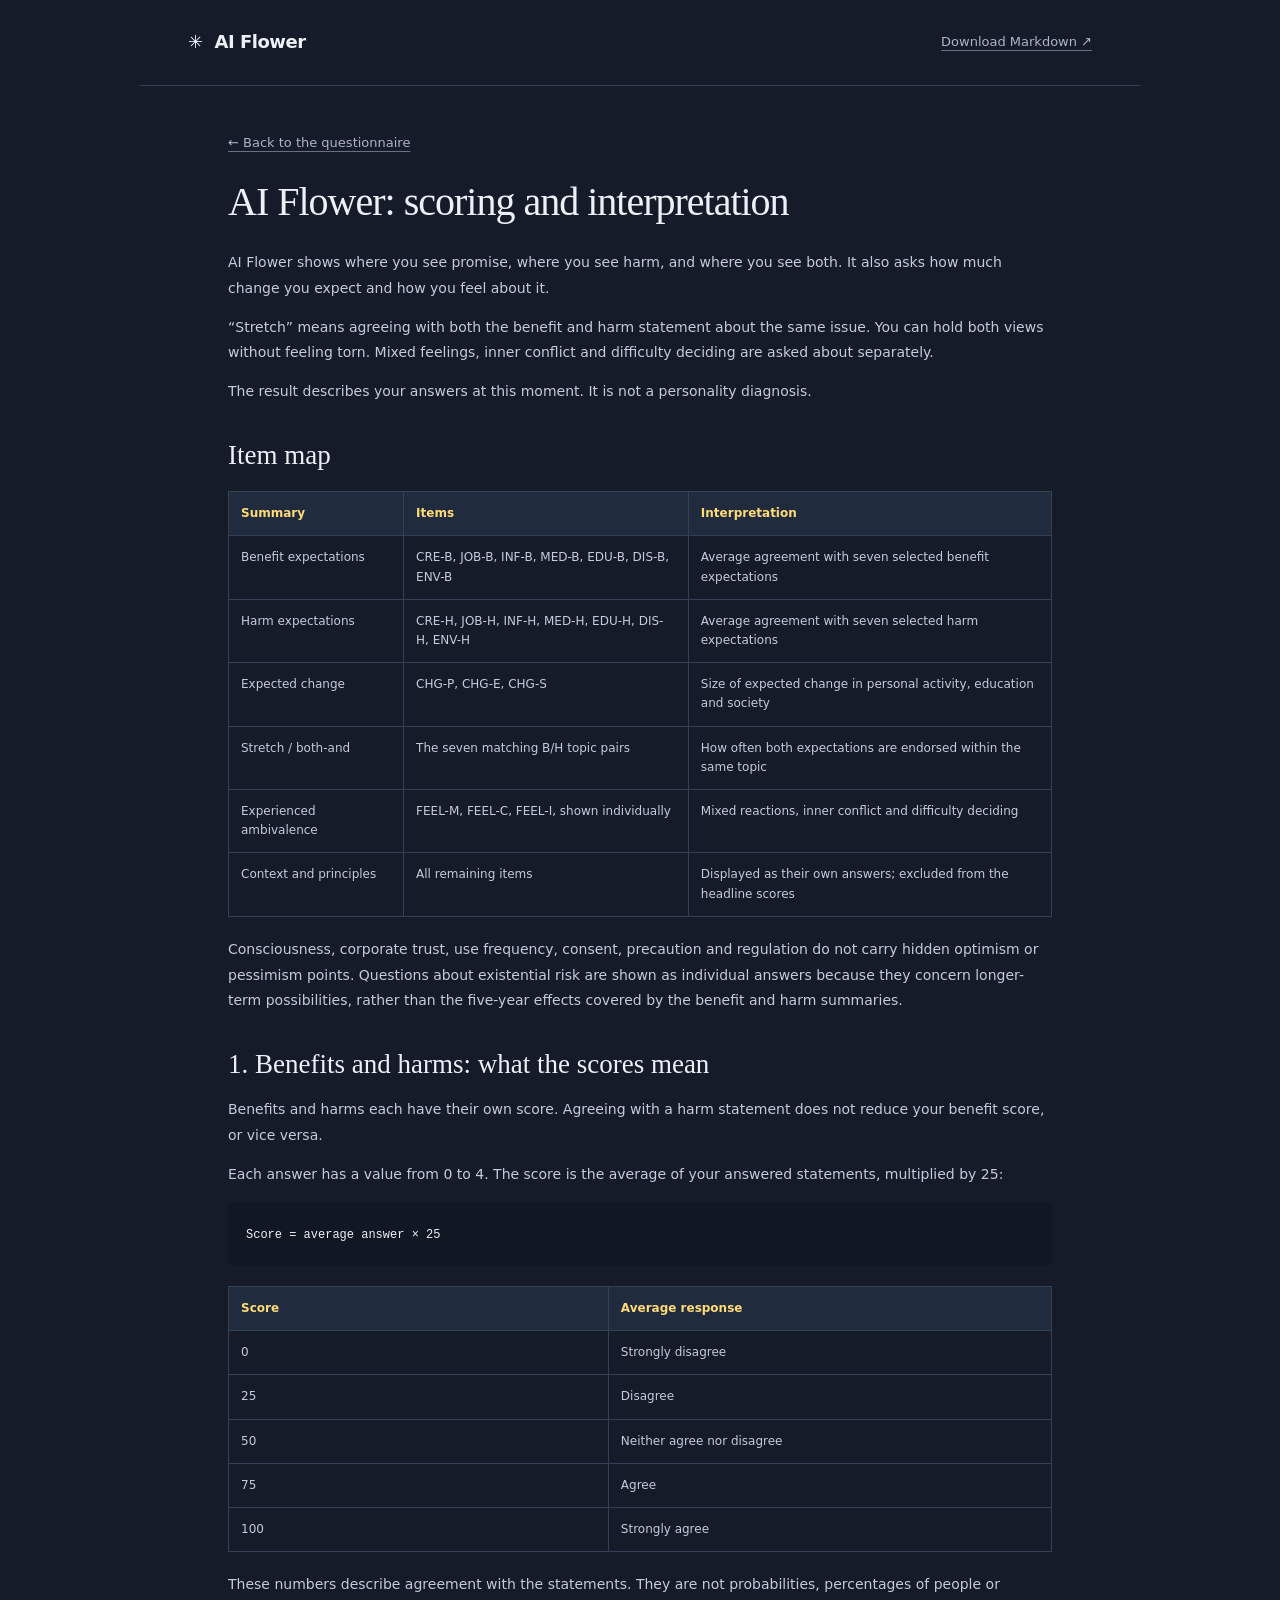
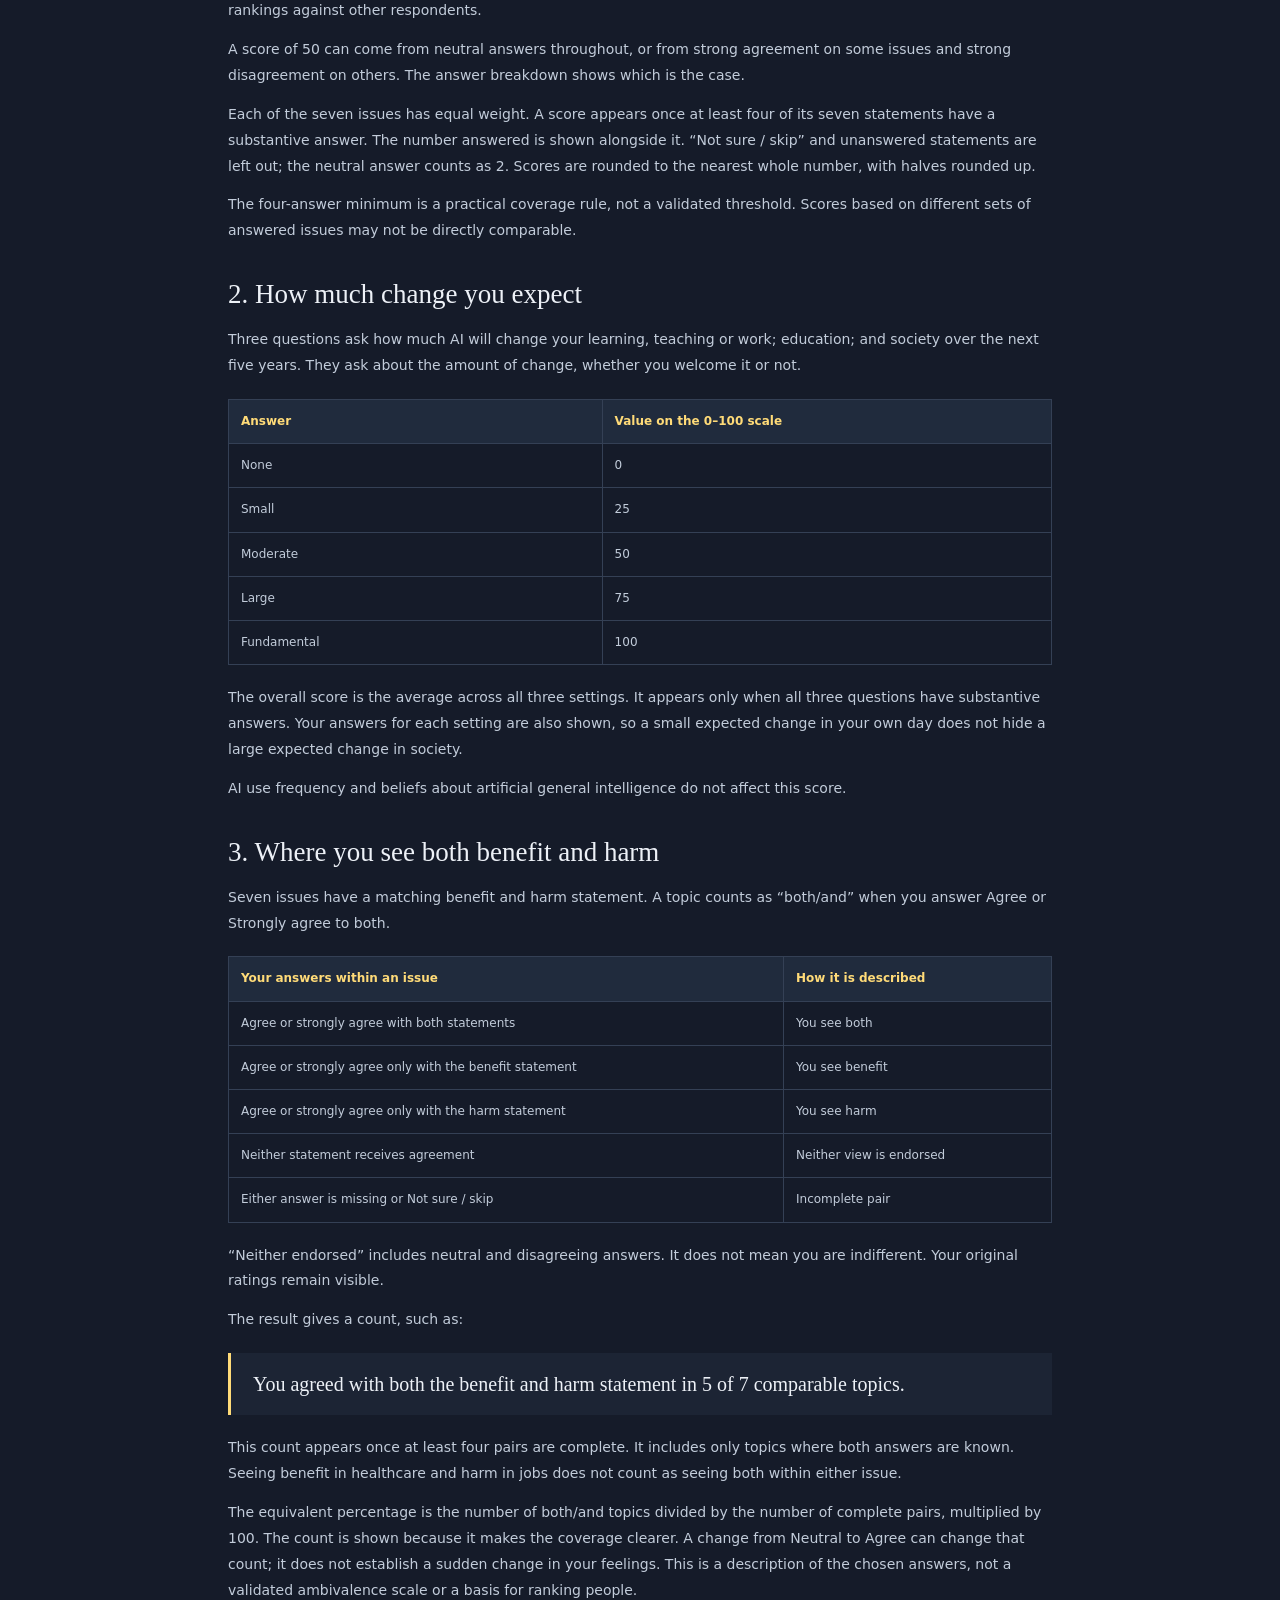
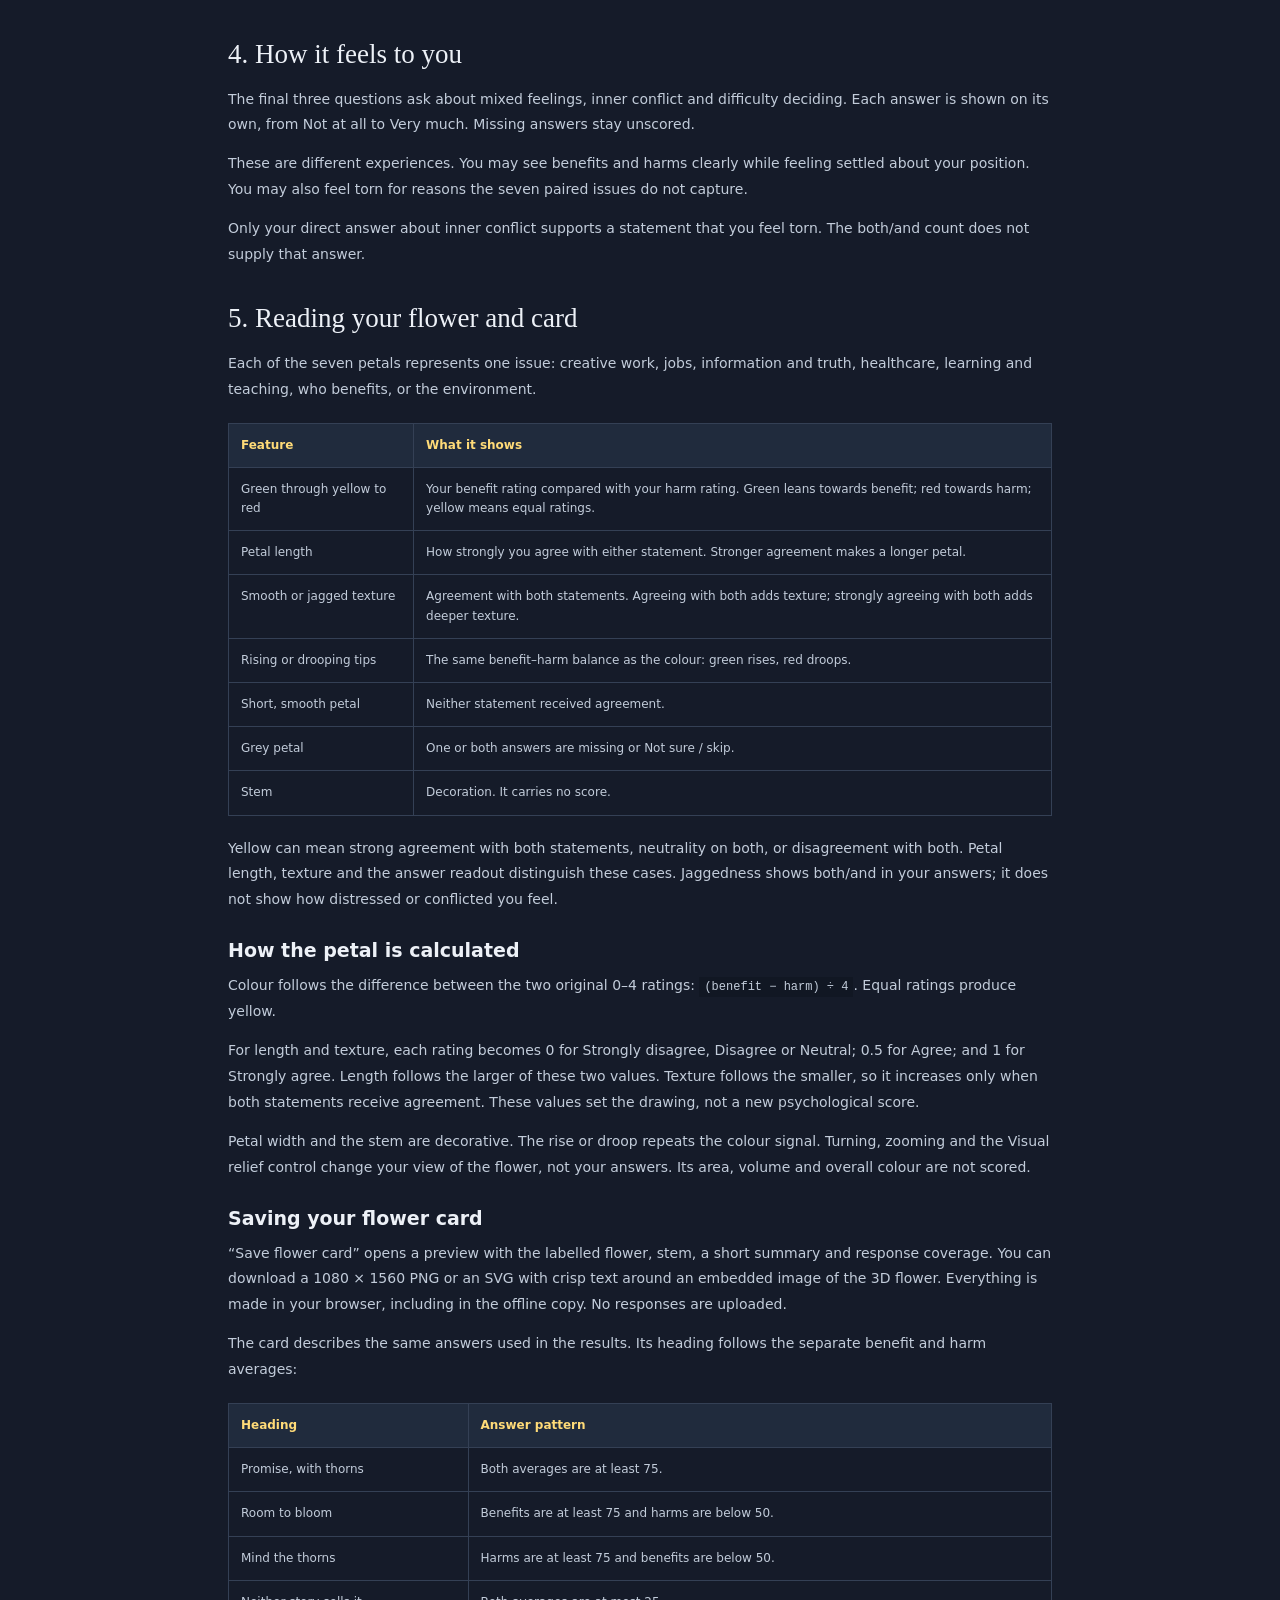
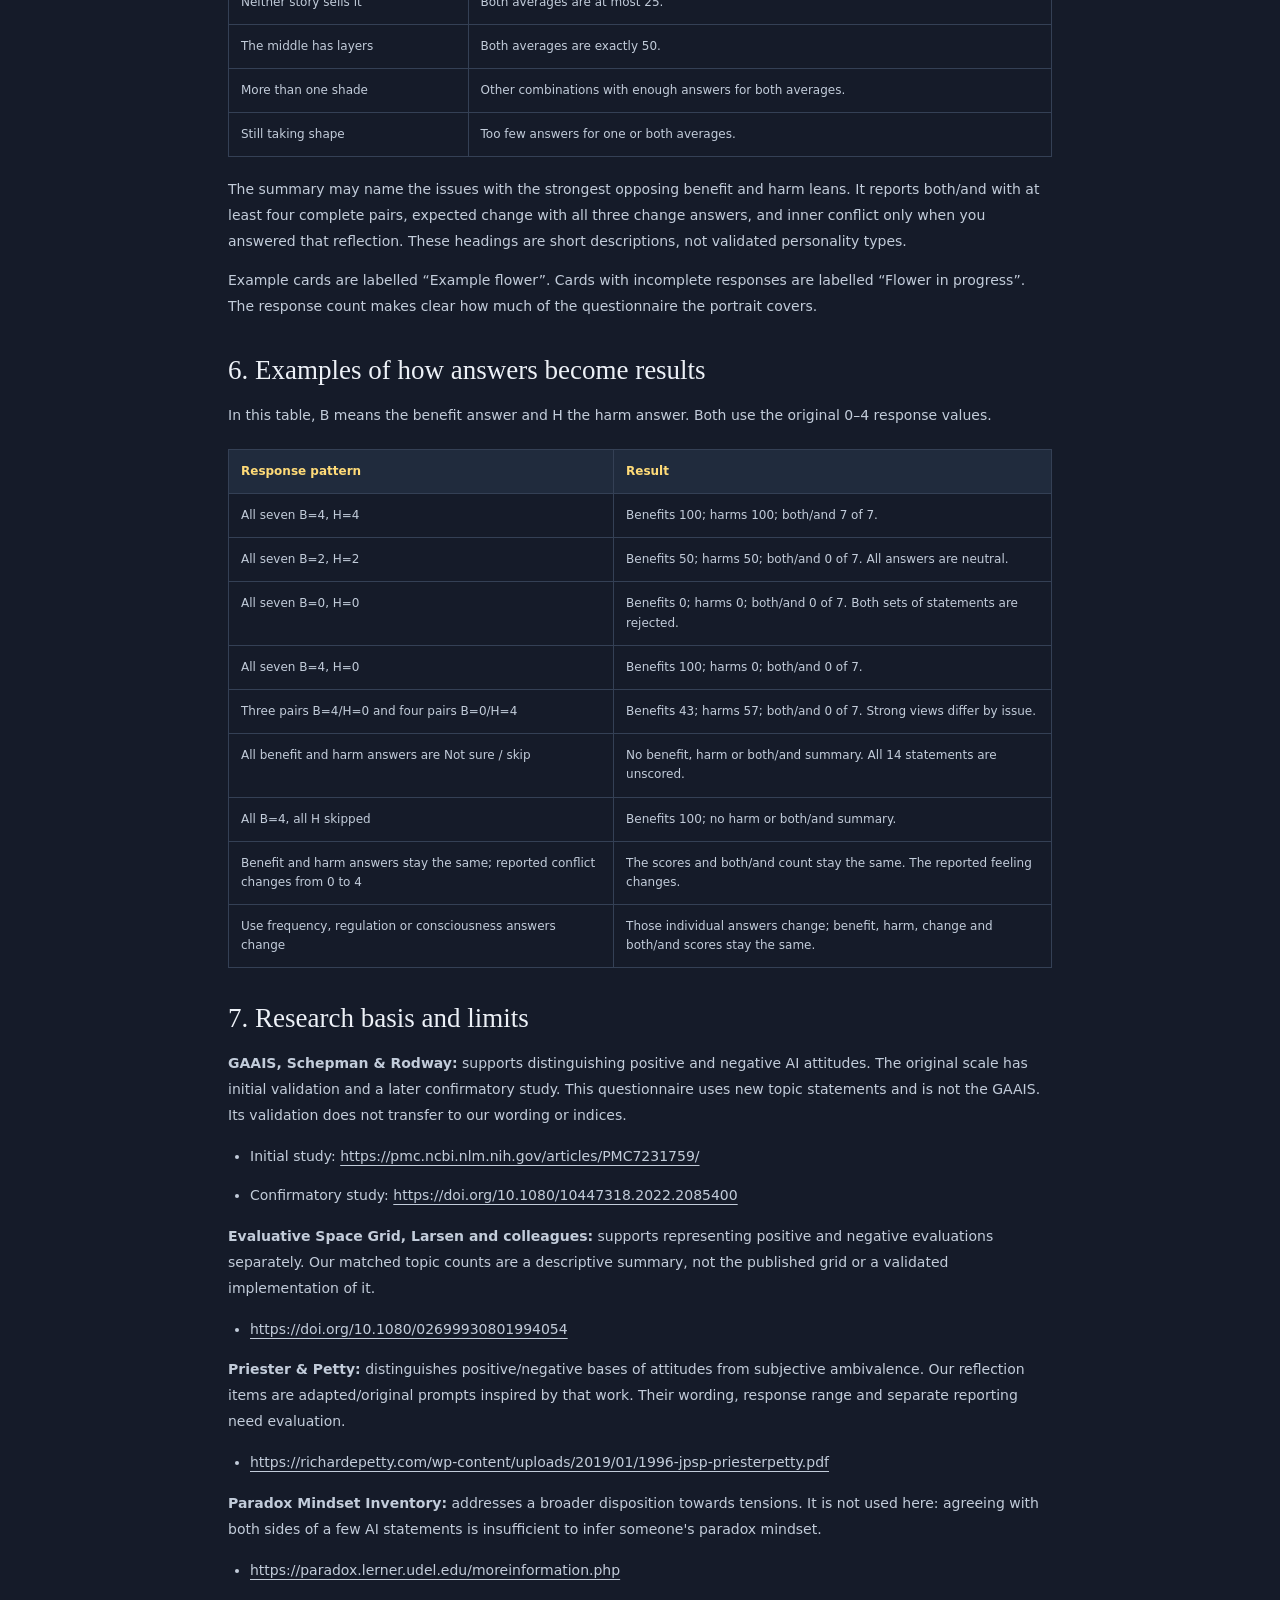
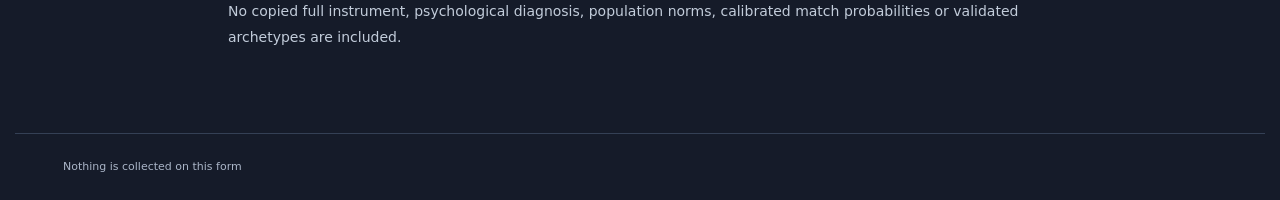
<file: scoring.html>
<!doctype html><html lang="en"><head><meta charset="utf-8"><meta name="viewport" content="width=device-width,initial-scale=1"><meta name="theme-color" content="#151b29"><title>Full scoring & research · AI Flower</title><link rel="stylesheet" href="styles.css"></head><body><header class="doc-header"><a class="brand" href="./">✳ <span>AI Flower</span></a><a class="text-link" href="scoring.md" download>Download Markdown ↗</a></header><main class="document"><a class="text-link" href="./">← Back to the questionnaire</a><h1 id="ai-flower-scoring-and-interpretation">AI Flower: scoring and interpretation</h1>
<p>AI Flower shows where you see promise, where you see harm, and where you see both. It also asks how much change you expect and how you feel about it.</p>
<p>“Stretch” means agreeing with both the benefit and harm statement about the same issue. You can hold both views without feeling torn. Mixed feelings, inner conflict and difficulty deciding are asked about separately.</p>
<p>The result describes your answers at this moment. It is not a personality diagnosis.</p>
<h2 id="item-map">Item map</h2>
<div class="table-scroll"><table><thead><tr><th>Summary</th><th>Items</th><th>Interpretation</th></tr></thead><tbody>
<tr><td>Benefit expectations</td><td>CRE-B, JOB-B, INF-B, MED-B, EDU-B, DIS-B, ENV-B</td><td>Average agreement with seven selected benefit expectations</td></tr>
<tr><td>Harm expectations</td><td>CRE-H, JOB-H, INF-H, MED-H, EDU-H, DIS-H, ENV-H</td><td>Average agreement with seven selected harm expectations</td></tr>
<tr><td>Expected change</td><td>CHG-P, CHG-E, CHG-S</td><td>Size of expected change in personal activity, education and society</td></tr>
<tr><td>Stretch / both-and</td><td>The seven matching B/H topic pairs</td><td>How often both expectations are endorsed within the same topic</td></tr>
<tr><td>Experienced ambivalence</td><td>FEEL-M, FEEL-C, FEEL-I, shown individually</td><td>Mixed reactions, inner conflict and difficulty deciding</td></tr>
<tr><td>Context and principles</td><td>All remaining items</td><td>Displayed as their own answers; excluded from the headline scores</td></tr>
</tbody></table></div>
<p>Consciousness, corporate trust, use frequency, consent, precaution and regulation do not carry hidden optimism or pessimism points. Questions about existential risk are shown as individual answers because they concern longer-term possibilities, rather than the five-year effects covered by the benefit and harm summaries.</p>
<h2 id="1-benefits-and-harms-what-the-scores-mean">1. Benefits and harms: what the scores mean</h2>
<p>Benefits and harms each have their own score. Agreeing with a harm statement does not reduce your benefit score, or vice versa.</p>
<p>Each answer has a value from 0 to 4. The score is the average of your answered statements, multiplied by 25:</p>
<pre><code>Score = average answer × 25</code></pre>
<div class="table-scroll"><table><thead><tr><th>Score</th><th>Average response</th></tr></thead><tbody>
<tr><td>0</td><td>Strongly disagree</td></tr>
<tr><td>25</td><td>Disagree</td></tr>
<tr><td>50</td><td>Neither agree nor disagree</td></tr>
<tr><td>75</td><td>Agree</td></tr>
<tr><td>100</td><td>Strongly agree</td></tr>
</tbody></table></div>
<p>These numbers describe agreement with the statements. They are not probabilities, percentages of people or rankings against other respondents.</p>
<p>A score of 50 can come from neutral answers throughout, or from strong agreement on some issues and strong disagreement on others. The answer breakdown shows which is the case.</p>
<p>Each of the seven issues has equal weight. A score appears once at least four of its seven statements have a substantive answer. The number answered is shown alongside it. “Not sure / skip” and unanswered statements are left out; the neutral answer counts as 2. Scores are rounded to the nearest whole number, with halves rounded up.</p>
<p>The four-answer minimum is a practical coverage rule, not a validated threshold. Scores based on different sets of answered issues may not be directly comparable.</p>
<h2 id="2-how-much-change-you-expect">2. How much change you expect</h2>
<p>Three questions ask how much AI will change your learning, teaching or work; education; and society over the next five years. They ask about the amount of change, whether you welcome it or not.</p>
<div class="table-scroll"><table><thead><tr><th>Answer</th><th>Value on the 0–100 scale</th></tr></thead><tbody>
<tr><td>None</td><td>0</td></tr>
<tr><td>Small</td><td>25</td></tr>
<tr><td>Moderate</td><td>50</td></tr>
<tr><td>Large</td><td>75</td></tr>
<tr><td>Fundamental</td><td>100</td></tr>
</tbody></table></div>
<p>The overall score is the average across all three settings. It appears only when all three questions have substantive answers. Your answers for each setting are also shown, so a small expected change in your own day does not hide a large expected change in society.</p>
<p>AI use frequency and beliefs about artificial general intelligence do not affect this score.</p>
<h2 id="3-where-you-see-both-benefit-and-harm">3. Where you see both benefit and harm</h2>
<p>Seven issues have a matching benefit and harm statement. A topic counts as “both/and” when you answer Agree or Strongly agree to both.</p>
<div class="table-scroll"><table><thead><tr><th>Your answers within an issue</th><th>How it is described</th></tr></thead><tbody>
<tr><td>Agree or strongly agree with both statements</td><td>You see both</td></tr>
<tr><td>Agree or strongly agree only with the benefit statement</td><td>You see benefit</td></tr>
<tr><td>Agree or strongly agree only with the harm statement</td><td>You see harm</td></tr>
<tr><td>Neither statement receives agreement</td><td>Neither view is endorsed</td></tr>
<tr><td>Either answer is missing or Not sure / skip</td><td>Incomplete pair</td></tr>
</tbody></table></div>
<p>“Neither endorsed” includes neutral and disagreeing answers. It does not mean you are indifferent. Your original ratings remain visible.</p>
<p>The result gives a count, such as:</p>
<blockquote>You agreed with both the benefit and harm statement in 5 of 7 comparable topics.</blockquote>
<p>This count appears once at least four pairs are complete. It includes only topics where both answers are known. Seeing benefit in healthcare and harm in jobs does not count as seeing both within either issue.</p>
<p>The equivalent percentage is the number of both/and topics divided by the number of complete pairs, multiplied by 100. The count is shown because it makes the coverage clearer. A change from Neutral to Agree can change that count; it does not establish a sudden change in your feelings. This is a description of the chosen answers, not a validated ambivalence scale or a basis for ranking people.</p>
<h2 id="4-how-it-feels-to-you">4. How it feels to you</h2>
<p>The final three questions ask about mixed feelings, inner conflict and difficulty deciding. Each answer is shown on its own, from Not at all to Very much. Missing answers stay unscored.</p>
<p>These are different experiences. You may see benefits and harms clearly while feeling settled about your position. You may also feel torn for reasons the seven paired issues do not capture.</p>
<p>Only your direct answer about inner conflict supports a statement that you feel torn. The both/and count does not supply that answer.</p>
<h2 id="5-reading-your-flower-and-card">5. Reading your flower and card</h2>
<p>Each of the seven petals represents one issue: creative work, jobs, information and truth, healthcare, learning and teaching, who benefits, or the environment.</p>
<div class="table-scroll"><table><thead><tr><th>Feature</th><th>What it shows</th></tr></thead><tbody>
<tr><td>Green through yellow to red</td><td>Your benefit rating compared with your harm rating. Green leans towards benefit; red towards harm; yellow means equal ratings.</td></tr>
<tr><td>Petal length</td><td>How strongly you agree with either statement. Stronger agreement makes a longer petal.</td></tr>
<tr><td>Smooth or jagged texture</td><td>Agreement with both statements. Agreeing with both adds texture; strongly agreeing with both adds deeper texture.</td></tr>
<tr><td>Rising or drooping tips</td><td>The same benefit–harm balance as the colour: green rises, red droops.</td></tr>
<tr><td>Short, smooth petal</td><td>Neither statement received agreement.</td></tr>
<tr><td>Grey petal</td><td>One or both answers are missing or Not sure / skip.</td></tr>
<tr><td>Stem</td><td>Decoration. It carries no score.</td></tr>
</tbody></table></div>
<p>Yellow can mean strong agreement with both statements, neutrality on both, or disagreement with both. Petal length, texture and the answer readout distinguish these cases. Jaggedness shows both/and in your answers; it does not show how distressed or conflicted you feel.</p>
<h3 id="how-the-petal-is-calculated">How the petal is calculated</h3>
<p>Colour follows the difference between the two original 0–4 ratings: <code>(benefit − harm) ÷ 4</code>. Equal ratings produce yellow.</p>
<p>For length and texture, each rating becomes 0 for Strongly disagree, Disagree or Neutral; 0.5 for Agree; and 1 for Strongly agree. Length follows the larger of these two values. Texture follows the smaller, so it increases only when both statements receive agreement. These values set the drawing, not a new psychological score.</p>
<p>Petal width and the stem are decorative. The rise or droop repeats the colour signal. Turning, zooming and the Visual relief control change your view of the flower, not your answers. Its area, volume and overall colour are not scored.</p>
<h3 id="saving-your-flower-card">Saving your flower card</h3>
<p>“Save flower card” opens a preview with the labelled flower, stem, a short summary and response coverage. You can download a 1080 × 1560 PNG or an SVG with crisp text around an embedded image of the 3D flower. Everything is made in your browser, including in the offline copy. No responses are uploaded.</p>
<p>The card describes the same answers used in the results. Its heading follows the separate benefit and harm averages:</p>
<div class="table-scroll"><table><thead><tr><th>Heading</th><th>Answer pattern</th></tr></thead><tbody>
<tr><td>Promise, with thorns</td><td>Both averages are at least 75.</td></tr>
<tr><td>Room to bloom</td><td>Benefits are at least 75 and harms are below 50.</td></tr>
<tr><td>Mind the thorns</td><td>Harms are at least 75 and benefits are below 50.</td></tr>
<tr><td>Neither story sells it</td><td>Both averages are at most 25.</td></tr>
<tr><td>The middle has layers</td><td>Both averages are exactly 50.</td></tr>
<tr><td>More than one shade</td><td>Other combinations with enough answers for both averages.</td></tr>
<tr><td>Still taking shape</td><td>Too few answers for one or both averages.</td></tr>
</tbody></table></div>
<p>The summary may name the issues with the strongest opposing benefit and harm leans. It reports both/and with at least four complete pairs, expected change with all three change answers, and inner conflict only when you answered that reflection. These headings are short descriptions, not validated personality types.</p>
<p>Example cards are labelled “Example flower”. Cards with incomplete responses are labelled “Flower in progress”. The response count makes clear how much of the questionnaire the portrait covers.</p>
<h2 id="6-examples-of-how-answers-become-results">6. Examples of how answers become results</h2>
<p>In this table, B means the benefit answer and H the harm answer. Both use the original 0–4 response values.</p>
<div class="table-scroll"><table><thead><tr><th>Response pattern</th><th>Result</th></tr></thead><tbody>
<tr><td>All seven B=4, H=4</td><td>Benefits 100; harms 100; both/and 7 of 7.</td></tr>
<tr><td>All seven B=2, H=2</td><td>Benefits 50; harms 50; both/and 0 of 7. All answers are neutral.</td></tr>
<tr><td>All seven B=0, H=0</td><td>Benefits 0; harms 0; both/and 0 of 7. Both sets of statements are rejected.</td></tr>
<tr><td>All seven B=4, H=0</td><td>Benefits 100; harms 0; both/and 0 of 7.</td></tr>
<tr><td>Three pairs B=4/H=0 and four pairs B=0/H=4</td><td>Benefits 43; harms 57; both/and 0 of 7. Strong views differ by issue.</td></tr>
<tr><td>All benefit and harm answers are Not sure / skip</td><td>No benefit, harm or both/and summary. All 14 statements are unscored.</td></tr>
<tr><td>All B=4, all H skipped</td><td>Benefits 100; no harm or both/and summary.</td></tr>
<tr><td>Benefit and harm answers stay the same; reported conflict changes from 0 to 4</td><td>The scores and both/and count stay the same. The reported feeling changes.</td></tr>
<tr><td>Use frequency, regulation or consciousness answers change</td><td>Those individual answers change; benefit, harm, change and both/and scores stay the same.</td></tr>
</tbody></table></div>
<h2 id="7-research-basis-and-limits">7. Research basis and limits</h2>
<p><strong>GAAIS, Schepman &amp; Rodway:</strong> supports distinguishing positive and negative AI attitudes. The original scale has initial validation and a later confirmatory study. This questionnaire uses new topic statements and is not the GAAIS. Its validation does not transfer to our wording or indices.</p>
<ul>
<li>Initial study: <a href="https://pmc.ncbi.nlm.nih.gov/articles/PMC7231759/" target="_blank" rel="noreferrer">https://pmc.ncbi.nlm.nih.gov/articles/PMC7231759/</a></li>
<li>Confirmatory study: <a href="https://doi.org/10.1080/10447318.2022.2085400" target="_blank" rel="noreferrer">https://doi.org/10.1080/10447318.2022.2085400</a></li>
</ul>
<p><strong>Evaluative Space Grid, Larsen and colleagues:</strong> supports representing positive and negative evaluations separately. Our matched topic counts are a descriptive summary, not the published grid or a validated implementation of it.</p>
<ul>
<li><a href="https://doi.org/10.1080/02699930801994054" target="_blank" rel="noreferrer">https://doi.org/10.1080/02699930801994054</a></li>
</ul>
<p><strong>Priester &amp; Petty:</strong> distinguishes positive/negative bases of attitudes from subjective ambivalence. Our reflection items are adapted/original prompts inspired by that work. Their wording, response range and separate reporting need evaluation.</p>
<ul>
<li><a href="https://richardepetty.com/wp-content/uploads/2019/01/1996-jpsp-priesterpetty.pdf" target="_blank" rel="noreferrer">https://richardepetty.com/wp-content/uploads/2019/01/1996-jpsp-priesterpetty.pdf</a></li>
</ul>
<p><strong>Paradox Mindset Inventory:</strong> addresses a broader disposition towards tensions. It is not used here: agreeing with both sides of a few AI statements is insufficient to infer someone&#x27;s paradox mindset.</p>
<ul>
<li><a href="https://paradox.lerner.udel.edu/moreinformation.php" target="_blank" rel="noreferrer">https://paradox.lerner.udel.edu/moreinformation.php</a></li>
</ul>
<p>No copied full instrument, psychological diagnosis, population norms, calibrated match probabilities or validated archetypes are included.</p></main><footer class="footer">Nothing is collected on this form</footer></body></html>
</file>
<file: styles.css>
:root{color-scheme:dark;--bg:#151b29;--panel:#1c2434;--panel2:#202b3d;--line:#344055;--muted:#aab5c7;--text:#edf1f7;--yellow:#ffdb78;--teal:#80d6c3;--coral:#f3a794;--serif:Georgia,'Times New Roman',serif;--sans:Inter,ui-sans-serif,system-ui,-apple-system,BlinkMacSystemFont,'Segoe UI',sans-serif}
*{box-sizing:border-box}body{margin:0;background:var(--bg);color:var(--text);font:15px/1.6 var(--sans)}button,input{font:inherit}a{color:inherit;text-underline-offset:4px}button,a,label{-webkit-tap-highlight-color:transparent}button{cursor:pointer}button:disabled{cursor:default;opacity:.35}button:focus-visible,a:focus-visible,input:focus-visible{outline:3px solid var(--yellow);outline-offset:5px}::selection{background:#ffdb7833;color:#fff}h1,h2,h3,p{margin:0}h1,h2,h3{line-height:1.16}button{color:inherit}svg{display:block;max-width:100%}.skip-link{position:fixed;top:-100px;left:20px;background:var(--yellow);color:var(--bg);padding:10px;z-index:20}.skip-link:focus{top:10px}
.site-header,.doc-header{max-width:1360px;margin:auto;display:flex;align-items:center;justify-content:space-between;padding:26px 48px;border-bottom:1px solid var(--line);gap:20px}.brand{display:flex;align-items:center;gap:12px;font-size:18px;font-weight:650;text-decoration:none;letter-spacing:-.5px;white-space:nowrap}.brand svg{width:32px;height:32px;color:var(--yellow)}.header-links{display:flex;align-items:center;gap:24px}.text-link{color:var(--muted);font-size:13px;background:none;border:0;padding:6px 0;text-decoration:underline;text-decoration-color:#647086;cursor:pointer}.text-link:hover{color:var(--yellow)}.eyebrow{font-size:11px;font-weight:650;letter-spacing:2px;text-transform:uppercase;color:var(--yellow)}
.intro{max-width:1250px;margin:auto;padding:76px 48px 64px;display:grid;grid-template-columns:1.1fr 1fr;gap:70px;align-items:center}.intro h1{font-family:var(--serif);font-weight:400;font-size:clamp(44px,5.7vw,76px);letter-spacing:-2.5px;margin:24px 0}.intro h1 em{font-style:italic;color:var(--yellow)}.intro .lead{font-size:17px;color:var(--muted);line-height:1.8;max-width:510px}.intro .lead+p{color:var(--muted);margin-top:16px;max-width:500px}.intro-actions{display:flex;flex-wrap:wrap;align-items:center;gap:24px;margin-top:32px}.button-primary,.button-secondary{display:inline-flex;justify-content:center;align-items:center;gap:25px;padding:13px 22px;border-radius:6px;font-weight:650;font-size:14px;text-decoration:none;min-height:48px}.button-primary{background:var(--yellow);color:#171d2a;border:1px solid var(--yellow)}.button-primary:hover{background:#ffe7a0}.button-secondary{background:transparent;color:var(--text);border:1px solid var(--line)}.button-secondary:hover{background:var(--panel2)}.small-note{font-size:12px;color:var(--muted);margin-top:20px}.intro-art{position:relative;background:var(--panel);border:1px solid var(--line);border-radius:14px;padding:30px;transform:rotate(1deg)}.intro-art>svg{width:100%;height:auto}.intro-art .art-caption{display:flex;justify-content:space-between;align-items:center;border-top:1px solid var(--line);padding-top:18px;margin-top:14px;gap:10px}.art-caption p{font-family:var(--serif);font-size:22px}.art-caption span{font-size:11px;color:var(--muted)}.art-label{font-size:11px;letter-spacing:1.7px;color:var(--muted);text-transform:uppercase;margin-bottom:10px}.intro-strip{max-width:1154px;margin:0 auto 60px;border-top:1px solid var(--line);border-bottom:1px solid var(--line);display:grid;grid-template-columns:repeat(3,1fr);padding:25px 0;gap:35px}.intro-strip strong{font-size:14px;display:block;margin-bottom:7px}.intro-strip p{font-size:13px;color:var(--muted)}.intro-strip span{color:var(--yellow);font-family:var(--serif);font-size:20px;margin-right:9px}
.quiz-layout{max-width:1250px;margin:auto;display:grid;grid-template-columns:245px 1fr;gap:70px;padding:42px 48px 64px}.topic-nav{position:sticky;top:24px;align-self:start}.nav-title{font-size:10px;letter-spacing:2px;color:var(--muted);text-transform:uppercase;margin-bottom:18px}.topic-button{width:100%;display:flex;align-items:center;gap:12px;border:0;border-left:2px solid transparent;background:none;text-align:left;padding:8px 10px;font-size:12px;color:var(--muted);border-radius:0 4px 4px 0;line-height:1.4;min-height:35px}.topic-button .nav-index{font:10px/1 var(--sans);min-width:20px;color:#7d8ca4}.topic-button.active{border-left-color:var(--yellow);background:#ffdb780c;color:var(--yellow)}.topic-button.done .nav-index{color:var(--teal)}.topic-button:hover{background:var(--panel)}.topic-nav .nav-bottom{margin-top:23px;padding-top:15px;border-top:1px solid var(--line)}.mobile-topic{display:none}.quiz-main{max-width:750px;width:100%}.question-topline{display:flex;justify-content:space-between;align-items:center;gap:15px;margin-bottom:17px}.question-count{font-size:12px;color:var(--muted);font-variant-numeric:tabular-nums}.progress-track{height:3px;background:var(--line);border-radius:4px;overflow:hidden}.progress-fill{height:100%;background:var(--yellow);transition:width .15s}.question-heading{padding:27px 0 24px}.question-heading h1{font:400 clamp(27px,3vw,38px)/1.2 var(--serif);letter-spacing:-.7px;margin-bottom:13px}.question-heading p{font-size:13px;color:var(--muted);max-width:650px}.rating-card{background:var(--panel);border:1px solid var(--line);border-radius:9px;padding:23px 24px;margin-bottom:15px}.rating-card legend{padding:0;float:left;width:100%;font-size:17px;line-height:1.55;letter-spacing:-.15px;margin-bottom:23px}.rating-card:after{content:'';display:block;clear:both}fieldset.rating-card{min-width:0}.statement-number{font:10px/1 var(--sans);letter-spacing:1.5px;color:var(--muted);text-transform:uppercase;display:block;margin-bottom:10px}.rating-grid{display:grid;grid-template-columns:repeat(5,1fr);gap:7px;clear:both}.rating-option{position:relative;display:flex;align-items:center;justify-content:center;min-height:66px;border:1px solid #3b4860;border-radius:5px;text-align:center;padding:8px 5px;color:var(--muted);font-size:11px;line-height:1.4;cursor:pointer;background:#151b2940}.rating-option input,.small-choice input{position:absolute;opacity:0;width:1px;height:1px}.rating-option:hover{border-color:var(--yellow);background:#ffdb7809}.rating-option:has(input:checked){border-color:var(--yellow);color:var(--yellow);background:#ffdb7810;box-shadow:0 0 0 1px var(--yellow)}.rating-option:has(input:focus-visible),.small-choice:has(input:focus-visible){outline:3px solid var(--yellow);outline-offset:4px}.rating-option .number{display:block;font-size:13px;font-weight:650;margin-bottom:4px}.rating-grid.two-options{grid-template-columns:repeat(2,1fr)}.rating-grid.two-options .rating-option{font-size:14px;min-height:50px}.choice-utilities{display:flex;align-items:center;gap:16px;clear:both;padding-top:16px;min-height:40px}.small-choice{display:flex;align-items:center;gap:6px;font-size:12px;color:var(--muted);cursor:pointer;position:relative}.small-choice:before{content:'';width:12px;height:12px;border:1px solid #65738c;border-radius:50%}.small-choice:has(input:checked){color:var(--yellow)}.small-choice:has(input:checked):before{background:var(--yellow);border-color:var(--yellow);box-shadow:inset 0 0 0 3px var(--panel)}.clear-answer{margin-left:auto;font-size:11px;color:var(--muted);background:none;border:0;text-decoration:underline;min-height:25px}.quiz-footer{display:flex;justify-content:space-between;align-items:center;gap:15px;margin-top:26px;padding-top:22px;border-top:1px solid var(--line)}.quiz-footnote{font-size:12px;color:var(--muted);margin-top:17px}.inline-both{display:flex;gap:8px;color:var(--teal);font-size:12px;align-items:center;padding:3px 0 7px}.inline-both svg{width:15px;height:15px}.footer{max-width:1250px;padding:24px 48px;margin:auto;display:flex;align-items:center;justify-content:space-between;gap:20px;font-size:11px;color:var(--muted);border-top:1px solid var(--line)}.footer-links{display:flex;gap:22px}.footer a{color:var(--muted)}
.results{max-width:1180px;margin:auto;padding:50px 48px 70px}.result-heading{display:flex;align-items:flex-end;justify-content:space-between;gap:30px;margin:18px 0 32px}.result-heading h1{font:400 clamp(32px,4vw,49px)/1.15 var(--serif);letter-spacing:-1px;max-width:700px}.result-heading p{color:var(--muted);font-size:14px;max-width:640px;margin-top:16px}.coverage{font-size:12px;color:var(--muted);margin-bottom:14px}.result-grid{display:grid;grid-template-columns:1.2fr 1fr;gap:22px;align-items:start}.chart-card,.summary-card,.stretch-card,.reflection-card{border:1px solid var(--line);background:var(--panel);border-radius:10px;padding:26px}.chart-header{display:flex;justify-content:space-between;align-items:center;gap:15px;margin-bottom:15px}.chart-header h2,.summary-card h2,.stretch-card h2,.reflection-card h2{font-size:15px;font-weight:600}.chart-tabs{display:flex;background:var(--bg);padding:3px;border-radius:5px;border:1px solid var(--line)}.chart-tabs button{font-size:11px;padding:5px 10px;background:none;color:var(--muted);border:0;border-radius:3px}.chart-tabs button.active{background:var(--panel2);color:var(--yellow)}.chart-svg{width:100%;height:auto;overflow:visible}.chart-caption{font-size:11px;color:var(--muted);line-height:1.6;margin-top:10px}.score-row{display:flex;justify-content:space-between;gap:20px;align-items:flex-start;margin-top:20px}.score-row .score{font-family:var(--serif);font-size:30px;line-height:1}.score small{font:11px var(--sans);color:var(--muted)}.score-name{font-size:14px}.score-meta{font-size:11px;color:var(--muted);margin-top:3px}.meter{height:5px;background:#354055;border-radius:3px;margin-top:11px;overflow:hidden}.meter span{display:block;height:100%;border-radius:3px}.meter.benefit span{background:var(--teal)}.meter.harm span{background:var(--coral)}.meter.change span{background:var(--yellow)}.score-divider{border-top:1px solid var(--line);margin:24px 0 20px}.change-item{margin-top:13px;display:flex;justify-content:space-between;gap:15px;color:var(--muted);font-size:12px}.change-item strong{color:var(--text);font-weight:500}.stretch-card{margin-top:22px;background:#1a2e32;border-color:#365b5a;position:relative;overflow:hidden}.stretch-card .eyebrow{color:var(--teal)}.stretch-value{font:400 49px/1 var(--serif);letter-spacing:-2px;color:var(--teal);margin:13px 0}.stretch-value small{font:14px var(--sans);letter-spacing:0;color:var(--text)}.stretch-card p{font-size:13px;color:#bdcfce}.topic-chips{display:flex;flex-wrap:wrap;gap:6px;margin-top:16px}.topic-chip{font-size:10px;border:1px solid #47706b;background:#80d6c309;color:#bcecdf;padding:4px 8px;border-radius:4px}.reflection-card{margin-top:22px}.reflection-intro{font-size:13px;color:var(--muted);margin-top:8px}.feeling-row{margin-top:19px;display:flex;justify-content:space-between;gap:20px;align-items:center;font-size:12px}.feeling-row strong{font-weight:500}.dots{display:flex;gap:5px;margin-top:6px}.dot{width:18px;height:4px;border-radius:3px;background:var(--line)}.dot.on{background:var(--yellow)}.feeling-label{font-size:11px;color:var(--muted);text-align:right}.section-title{font:400 30px var(--serif);letter-spacing:-.6px;margin:40px 0 8px}.section-note{color:var(--muted);font-size:13px;margin-bottom:21px}.breakdown{border-top:1px solid var(--line)}.breakdown details{border-bottom:1px solid var(--line)}.breakdown summary{display:flex;list-style:none;justify-content:space-between;gap:20px;padding:17px 0;cursor:pointer;align-items:center}.breakdown summary::-webkit-details-marker{display:none}.breakdown summary:after{content:'+';color:var(--muted);font-size:20px}.breakdown details[open] summary:after{content:'−'}.breakdown-title{display:flex;flex-wrap:wrap;align-items:center;gap:12px;font-size:14px}.pair-status{font-size:10px;font-weight:500;color:var(--muted);padding:3px 7px;border:1px solid var(--line);border-radius:4px}.pair-status.both{color:var(--teal);border-color:#47706b}.answer-line{display:grid;grid-template-columns:1fr 170px;gap:25px;padding:10px 0 14px;color:var(--muted);font-size:13px}.answer-line strong{font-weight:500;color:var(--text);text-align:right;font-size:12px}.result-actions{display:flex;align-items:center;flex-wrap:wrap;gap:14px;margin:32px 0 22px}.result-disclaimer{font-size:12px;color:var(--muted);line-height:1.8}.example-banner{max-width:1180px;margin:24px auto 0;padding:12px 20px;background:#ffdb7810;border:1px solid #6f623d;border-radius:6px;display:flex;justify-content:space-between;gap:20px;font-size:12px;color:var(--yellow)}.partial-message{fill:#aab5c7;font-size:12px;text-anchor:middle}.document{max-width:900px;margin:auto;padding:44px 38px 70px;overflow-wrap:anywhere}.document h1{font:400 40px/1.2 var(--serif);letter-spacing:-1px;margin:24px 0}.document h2{font:400 27px var(--serif);margin:35px 0 17px}.document h3{font-size:19px;margin:26px 0 12px}.document p,.document li{color:#c2ccda;margin-bottom:13px;font-size:14px;line-height:1.85}.document ul,.document ol{padding-left:22px}.document code{font-size:12px;background:#111723;padding:3px 5px}.document pre{padding:18px;background:#111723;overflow:auto;border-radius:5px;line-height:1.8}.document pre code{padding:0;white-space:pre}.document blockquote{border-left:3px solid var(--yellow);padding:15px 22px;margin:20px 0;background:var(--panel);font-family:var(--serif);font-size:20px;line-height:1.6}.table-scroll{overflow:auto;margin:20px 0}.document table{width:100%;border-collapse:collapse;font-size:12px}.document td,.document th{text-align:left;border:1px solid var(--line);padding:12px;min-width:160px;vertical-align:top}.document th{background:var(--panel2);color:var(--yellow)}.document td{color:#c2ccda}.doc-header{max-width:1000px}.method-dialog{border:1px solid var(--line);border-radius:12px;background:var(--panel);color:var(--text);padding:32px;max-width:650px;width:calc(100% - 32px);max-height:85vh}.method-dialog::backdrop{background:#060c16c9;backdrop-filter:blur(5px)}.dialog-head{display:flex;justify-content:space-between;gap:20px;align-items:center}.dialog-head h2{font:400 30px var(--serif)}.dialog-close{font-size:25px;line-height:1;background:none;border:0;color:var(--muted);padding:5px}.method-dialog p,.method-dialog li{font-size:13px;color:var(--muted);line-height:1.8}.method-dialog p{margin-top:17px}.method-dialog ol{padding-left:20px}.method-dialog li{margin:12px 0}.method-dialog a{color:var(--yellow)}.method-dialog .button-primary{color:var(--bg);margin-top:18px}.method-dialog h3{font-size:15px;margin-top:24px}.visually-hidden{position:absolute!important;width:1px;height:1px;overflow:hidden;clip:rect(0,0,0,0);white-space:nowrap}.chart-key{display:flex;gap:18px;font-size:11px;color:var(--muted);margin-top:12px}.chart-key i{display:inline-block;width:7px;height:7px;margin-right:5px;border-radius:50%}
@media(min-width:1400px){.intro{padding-top:95px;padding-bottom:80px}}
@media(max-width:1000px){.site-header{padding:22px 28px}.intro{padding:50px 28px;gap:30px}.intro-strip{margin:0 28px 40px;gap:20px}.quiz-layout{gap:30px;padding:32px 28px;grid-template-columns:190px 1fr}.rating-card{padding:20px}.results{padding:36px 28px}.result-grid{gap:16px}.chart-card,.summary-card,.stretch-card,.reflection-card{padding:20px}.footer{padding:24px 28px}.intro h1{font-size:55px}.intro-art{padding:20px}.header-links{gap:16px}}
@media(max-width:760px){.site-header{padding:17px 20px}.brand{font-size:16px;gap:9px}.brand svg{width:27px;height:27px}.header-links{gap:13px}.header-links .text-link{font-size:11px}.intro{display:flex;flex-direction:column;padding:40px 22px;gap:38px;align-items:stretch}.intro h1{font-size:53px;letter-spacing:-1.8px;margin:20px 0}.intro .lead{font-size:16px}.intro-art{max-width:430px;align-self:center;transform:none}.intro-strip{margin:0 22px 35px;grid-template-columns:1fr;gap:22px;padding:25px 0}.intro-strip p{padding-left:27px}.quiz-layout{display:block;padding:24px 20px 40px}.topic-nav{display:none}.mobile-topic{display:block;margin-bottom:24px}.mobile-topic select{background:var(--panel);color:var(--text);border:1px solid var(--line);padding:11px 12px;border-radius:5px;width:100%;font-size:13px}.question-heading{padding-top:22px}.question-heading h1{font-size:31px}.rating-card{padding:20px 15px;margin-bottom:14px}.rating-card legend{font-size:16px;margin-bottom:19px}.rating-grid{gap:5px}.rating-option{font-size:10px;min-height:68px;padding:7px 3px}.rating-option .number{font-size:12px}.choice-utilities{gap:18px}.quiz-footer .button-primary{padding:12px 17px;gap:15px}.footer{padding:22px 20px;display:block;line-height:1.8}.footer-links{margin-top:12px;gap:20px;flex-wrap:wrap}.results{padding:30px 20px 45px}.result-heading{display:block;margin-top:13px}.result-heading h1{font-size:37px}.result-heading p{font-size:13px}.result-grid{grid-template-columns:1fr}.result-heading .button-secondary{margin-top:20px;min-height:40px;font-size:12px}.stretch-card{margin-top:16px}.reflection-card{margin-top:16px}.answer-line{grid-template-columns:1fr;gap:8px}.answer-line strong{text-align:left;color:var(--yellow)}.example-banner{margin:20px 20px 0;padding:12px 15px}.section-title{font-size:28px}.breakdown-title{font-size:13px;gap:8px}.pair-status{font-size:9px}.document{padding:28px 22px 50px}.doc-header{padding:18px 22px}.document h1{font-size:32px}.document h2{font-size:25px}.method-dialog{padding:23px}.dialog-head h2{font-size:27px}.art-caption p{font-size:20px}.intro-actions{gap:20px}}
@media(prefers-reduced-motion:reduce){*{scroll-behavior:auto!important;transition:none!important}}
@media print{body{background:white;color:#111;--text:#111;--muted:#444;--panel:white;--line:#bbb}.site-header,.footer,.result-actions,.header-links,.result-heading .button-secondary,.chart-tabs,.example-banner{display:none}.results{padding:0}.result-grid{grid-template-columns:1fr 1fr}.chart-card,.summary-card,.stretch-card,.reflection-card{break-inside:avoid;background:white}.score-name,.change-item strong,.answer-line strong{color:#111}.breakdown details{break-inside:avoid}.result-heading h1{font-size:30px}}

/* Issue-level atlas: the data traces and the decorative conflict edge are independent. */
.result-grid{grid-template-columns:minmax(0,1.45fr) minmax(0,1fr)}
.atlas-card{padding:24px;background:radial-gradient(ellipse at 45% 32%,#263b4538,transparent 65%),var(--panel);min-width:0}
.issue-map-svg,.depth-map-svg{font-family:var(--sans);overflow:visible}
.issue-map-key,.intro-art-key{display:flex;justify-content:center;align-items:center;gap:23px;font-size:11px;color:var(--muted);margin:15px 0 0}
.issue-map-key span,.intro-art-key span,.issue-answer>span{display:flex;align-items:center;gap:7px}
.benefit-key,.harm-key{display:inline-block;width:16px;height:6px;flex-shrink:0}
.benefit-key{border-top:2px solid var(--teal)}
.harm-key{border-top:2px dashed var(--coral)}
.intro-art-atlas{transform:rotate(.5deg);padding:24px;box-shadow:0 20px 80px #03091622}
.intro-art-atlas .issue-map-svg{margin:-12px 0 -22px}
.intro-art-key{margin:0 0 20px;gap:17px;font-size:10px}
.intro-art-atlas .art-caption{padding-top:17px}
.outline-key{display:flex;align-items:flex-start;gap:13px;padding:17px 0 18px;margin-top:20px;border-top:1px solid var(--line);border-bottom:1px solid var(--line)}
.outline-key strong{font-size:12px;font-weight:550;color:#e2d2bb}
.outline-key p{color:var(--muted);font-size:11px;line-height:1.7;margin:4px 0 0;max-width:460px}
.outline-icon{display:block;width:23px;height:23px;flex-shrink:0;margin-top:4px}
.outline-icon.smooth{border:1px solid #dfccaa;border-radius:50%}
.outline-icon.unknown{border:1px dashed #8090a8;border-radius:50%;opacity:.6}
.outline-icon.rough{background:#dfccaa;clip-path:polygon(50% 0%,57% 19%,69% 4%,70% 25%,89% 16%,82% 36%,100% 42%,81% 51%,97% 66%,76% 65%,81% 86%,63% 76%,56% 100%,47% 80%,31% 97%,32% 75%,11% 83%,20% 62%,0% 54%,20% 45%,4% 30%,25% 31%,20% 10%,40% 23%)}
.outline-demo{display:flex;justify-content:space-between;align-items:center;gap:12px;border-bottom:1px solid var(--line);padding:13px 0;color:var(--muted);font-size:11px}
.outline-demo>div{display:flex;gap:5px}
.outline-demo button{border:1px solid var(--line);border-radius:4px;color:var(--muted);background:var(--bg);padding:6px 10px;font-size:11px;min-height:33px}
.outline-demo button[aria-pressed=true]{border-color:var(--yellow);color:var(--yellow);background:#ffdb7808}
.issue-picker{display:grid;grid-template-columns:repeat(3,minmax(0,1fr));gap:7px;padding:19px 0 16px}
.issue-picker button{border:1px solid var(--line);border-radius:5px;display:flex;align-items:center;gap:8px;min-height:41px;padding:9px 10px;background:#151b2938;color:var(--muted);text-align:left;font-size:11px;line-height:1.35;transition:border-color .15s,background .15s}
.issue-picker button>span{font-size:9px;font-variant-numeric:tabular-nums;letter-spacing:.5px;color:#788ba3}
.issue-picker button:hover{border-color:#9aa99f;background:#ffdb7805}
.issue-picker button[aria-pressed=true]{color:var(--yellow);border-color:#a99868;background:#ffdb7808}
.issue-picker button[aria-pressed=true]>span{color:var(--yellow)}
.issue-readout{border:1px solid var(--line);border-radius:6px;padding:13px 15px;background:#151b2940}
.issue-readout-title{display:flex;align-items:center;justify-content:space-between;gap:15px;margin-bottom:9px}
.issue-readout-title h3{font-size:13px;font-weight:550;color:var(--text)}
.issue-readout-title .text-link{font-size:11px;padding:2px 0}
.issue-answer{font-size:11px;color:var(--muted);display:flex;align-items:center;justify-content:space-between;gap:14px;padding:5px 0}
.issue-answer strong{color:var(--text);font-size:11px;font-weight:500;text-align:right}
.atlas-card .chart-caption{margin-top:0}
@media(max-width:1000px){.atlas-card{padding:18px}.result-grid{grid-template-columns:minmax(0,1.25fr) minmax(0,1fr)}.issue-picker{grid-template-columns:repeat(2,minmax(0,1fr))}.outline-demo{align-items:flex-start}}
@media(max-width:760px){.result-grid{grid-template-columns:minmax(0,1fr)}.atlas-card{padding:19px 17px}.issue-map-svg{width:calc(100% + 22px);max-width:none;margin:0 -11px}.issue-map-key{font-size:11px;gap:21px;margin-top:12px}.issue-map-svg .issue-label{font-size:19px}.issue-map-svg .issue-index{font-size:12px}.issue-picker{grid-template-columns:repeat(2,minmax(0,1fr));gap:7px}.issue-picker button{font-size:12px;min-height:43px}.intro-art-atlas{transform:none;padding:20px}.intro-art-atlas .issue-map-svg{width:100%;max-width:100%;margin:0 0 -20px}.intro-art-atlas .issue-map-svg .issue-label{font-size:17px}.intro-art-atlas .art-caption p{font-size:20px}.chart-tabs button{padding:6px 8px;font-size:10px}.outline-key p{font-size:11px}.outline-demo{align-items:center}.issue-answer{gap:10px}.issue-answer strong{max-width:46%}}
@media print{.result-grid{grid-template-columns:1fr 1fr}.issue-picker,.outline-demo{display:none}.atlas-card{background:white}.chart-svg text{fill:#333}.chart-svg .conflict-edge{stroke:#444}.score{color:#111!important}.outline-key p,.outline-key strong,.issue-answer strong{color:#333}}
</file>
<file: snowflake.css>
:root{--teal:#79d18b;--coral:#e47778}
.snowflake-card{background:radial-gradient(ellipse at 45% 35%,#293d3430,transparent 65%),var(--panel);padding:24px;min-width:0}
.snowflake-stage{position:relative;aspect-ratio:1.14;min-height:300px;max-height:560px;isolation:isolate;border-radius:9px;overflow:visible;background:radial-gradient(ellipse at 50% 50%,#182b3029,transparent 65%)}
.snowflake-stage:before{content:'';position:absolute;z-index:-1;left:18%;right:18%;top:37%;bottom:19%;border-radius:50%;background:radial-gradient(ellipse,#040c1566,transparent 68%);filter:blur(16px)}
.snowflake-stage canvas{display:block;width:100%;height:100%;position:absolute;inset:0;cursor:grab;touch-action:none}
.snowflake-stage canvas:active{cursor:grabbing}
.snowflake-tip-labels{position:absolute;inset:0;pointer-events:none}
.petal-leaders{position:absolute;inset:0;width:100%;height:100%;pointer-events:none}
.petal-leaders path{fill:none;stroke:#91a18a;stroke-width:.65;opacity:.38}
.petal-leaders path.active{stroke:#f2db9d;stroke-width:1;opacity:.7}
.petal-label{position:absolute;transform:translate(-50%,-50%);border:1px solid #4f6358;background:#17232ff2;box-shadow:0 3px 14px #0004;border-radius:5px;display:grid;place-items:center;font-size:12px;line-height:1.2;padding:4px 6px;letter-spacing:0;color:#d8e0d7;text-align:center;pointer-events:auto;visibility:hidden;cursor:pointer;overflow-wrap:normal}
.petal-label.placed{visibility:visible}
.petal-label.active{border-color:#d9c993;color:#ffe4a0;background:#26302cf5}
.petal-label:hover{background:#34443af5;border-color:#9cb89d}
.petal-label:focus-visible{outline:2px solid var(--yellow);outline-offset:3px}
.stage-hint{position:absolute;top:calc(100% + 20px);bottom:auto;left:50%;transform:translateX(-50%);white-space:nowrap;pointer-events:none;font-size:10px;letter-spacing:.2px;color:#8d9eab}
.snowflake-label{font-size:8px;letter-spacing:1.6px;color:var(--muted)}
.snowflake-ramp{display:flex;align-items:center;gap:10px;margin:46px 0 17px;font-size:10px;color:var(--muted)}
.snowflake-ramp>i{height:5px;flex:1;min-width:40px;max-width:180px;margin:auto;border-radius:5px;background:linear-gradient(90deg,#64ca7a,#e8c55f,#e35c5e)}
.snowflake-tools{display:flex;align-items:center;flex-wrap:wrap;gap:18px;padding:17px 0;border-top:1px solid var(--line);margin-top:18px}
.snowflake-tools .button-secondary{padding:7px 13px;min-height:34px;font-size:11px;gap:0}
.snowflake-tools .text-link{font-size:11px}
.relief-control{display:flex;align-items:center;gap:12px;width:100%;font-size:11px;color:var(--muted)}
.relief-control input{accent-color:#e8c55f;flex:1;min-width:70px}
.relief-control output{font-size:10px;min-width:28px;font-variant-numeric:tabular-nums}
.issue-picker button i{display:block;height:7px;width:7px;flex-shrink:0;border-radius:50%;box-shadow:0 0 8px #ffffff08}
.snowflake-intro{padding:23px;transform:rotate(.5deg)}
.snowflake-intro .snowflake-stage{min-height:280px;aspect-ratio:1.05}
.snowflake-intro .stage-hint{bottom:auto;top:calc(100% + 20px)}
.snowflake-intro .art-caption p{font-size:22px}
.renderer-error{position:absolute;inset:30% 10%;font-size:13px;color:var(--muted);text-align:center;pointer-events:none}
.header-links .compare-link{color:#b8cdbf}
.flower-card-dialog{width:min(680px,calc(100vw - 32px));max-height:90dvh;border:1px solid #506154;border-radius:12px;padding:24px;background:#151b29;color:#e5eada;overflow:auto;box-shadow:0 24px 100px #0008}
.flower-card-dialog::backdrop{background:#070d16c9;backdrop-filter:blur(6px)}
.flower-card-dialog h2{font-family:Georgia,serif;font-size:28px;font-weight:400;margin:0}
.flower-card-dialog .card-status{font-size:13px;color:var(--muted);margin:12px 0 18px}
#flower-card-preview{display:block;width:100%;max-width:430px;height:auto;margin:0 auto;border:1px solid #3f4d44;border-radius:6px}
#flower-card-preview[hidden],.card-downloads[hidden]{display:none}
.card-downloads{display:flex;justify-content:center;flex-wrap:wrap;gap:12px;margin:20px 0 10px}
.flower-card-dialog .small-note{font-size:11px;line-height:1.6;margin-bottom:0}
@media(max-width:1000px){.header-links{gap:13px}.snowflake-card{padding:18px}}
@media(max-width:760px){.header-links .compare-link{display:none}.snowflake-card{padding:17px}.snowflake-stage{aspect-ratio:1;min-height:280px}.snowflake-intro{transform:none;max-width:440px;width:100%;padding:20px}.snowflake-intro .snowflake-stage{min-height:280px}.snowflake-intro .art-caption p{font-size:19px}.snowflake-tip-labels span{min-width:21px;height:21px;font-size:9px}.snowflake-tools{gap:15px}.snowflake-ramp{font-size:9px;gap:8px}.issue-picker button{gap:6px}}
@media print{.snowflake-tools,.snowflake-tip-labels,.stage-hint{display:none}.snowflake-card{background:white}.snowflake-ramp{color:#333}}
.intro h1{font-size:clamp(43px,5.3vw,70px);line-height:1.09}
.brand>span{letter-spacing:-.35px}
.snowflake-intro .art-caption p{font-size:20px}
@media(max-width:760px){.petal-label{font-size:11px;padding:4px 5px;line-height:1.18}.intro h1{font-size:47px}.snowflake-intro .art-caption p{font-size:18px}}
@media(max-width:360px){.intro h1{font-size:40px}.petal-label{font-size:11px}}
</file>
<file: question-editor.css>
.question-editor{max-width:980px}.question-editor .editor-intro{max-width:700px;margin-bottom:24px}.editor-toolbar{position:sticky;top:0;z-index:2;display:flex;align-items:center;justify-content:space-between;gap:20px;padding:16px 20px;margin:24px 0 32px;background:#1b2533f5;border:1px solid var(--line);border-radius:8px;backdrop-filter:blur(8px)}.editor-toolbar strong{font-size:13px}.editor-toolbar #draft-status{font-size:12px;margin:4px 0 0;color:var(--muted)}.editor-toolbar .button-primary{font-size:12px;min-height:40px;padding:10px 15px;white-space:nowrap}.edit-topic{margin:34px 0 50px}.edit-topic>h2{font:600 12px var(--sans);letter-spacing:1.4px;text-transform:uppercase;color:var(--yellow);margin:0 0 15px}.wording-row{display:flex;align-items:flex-start;justify-content:space-between;gap:25px;padding:17px 0;border-bottom:1px solid var(--line)}.wording-copy{min-width:0}.wording-label{display:block;color:var(--muted);font-size:11px;margin-bottom:6px}.wording-row .wording-text{white-space:pre-wrap;color:var(--text);font-size:16px;line-height:1.65;margin:0}.wording-statement{background:#ffffff03;padding:20px;margin-top:12px;border:1px solid var(--line);border-radius:7px}.wording-row .edit-wording{font-size:12px;min-height:34px;padding:6px 14px;flex-shrink:0}.wording-form{width:100%}.wording-form label{display:block;font-size:12px;color:var(--yellow);margin-bottom:9px}.wording-form textarea{width:100%;box-sizing:border-box;resize:vertical;font:16px/1.6 var(--sans);color:var(--text);background:#111925;border:1px solid #728a77;border-radius:5px;padding:13px;min-height:100px}.wording-form textarea:focus-visible{outline:2px solid var(--yellow);outline-offset:2px}.wording-actions{display:flex;gap:12px;margin-top:12px}.wording-actions button{font-size:12px;min-height:36px;padding:8px 14px}.wording-form .wording-error{font-size:12px;color:#eea2a2;margin:8px 0 0}.editor-note{padding-top:20px;border-top:1px solid var(--line)}@media(max-width:600px){.editor-toolbar{align-items:stretch;flex-direction:column;gap:12px;padding:14px}.editor-toolbar .button-primary{align-self:flex-start}.wording-row{gap:15px}.wording-statement{padding:15px}.wording-row .wording-text{font-size:15px}.edit-topic{margin-bottom:40px}}
</file>
